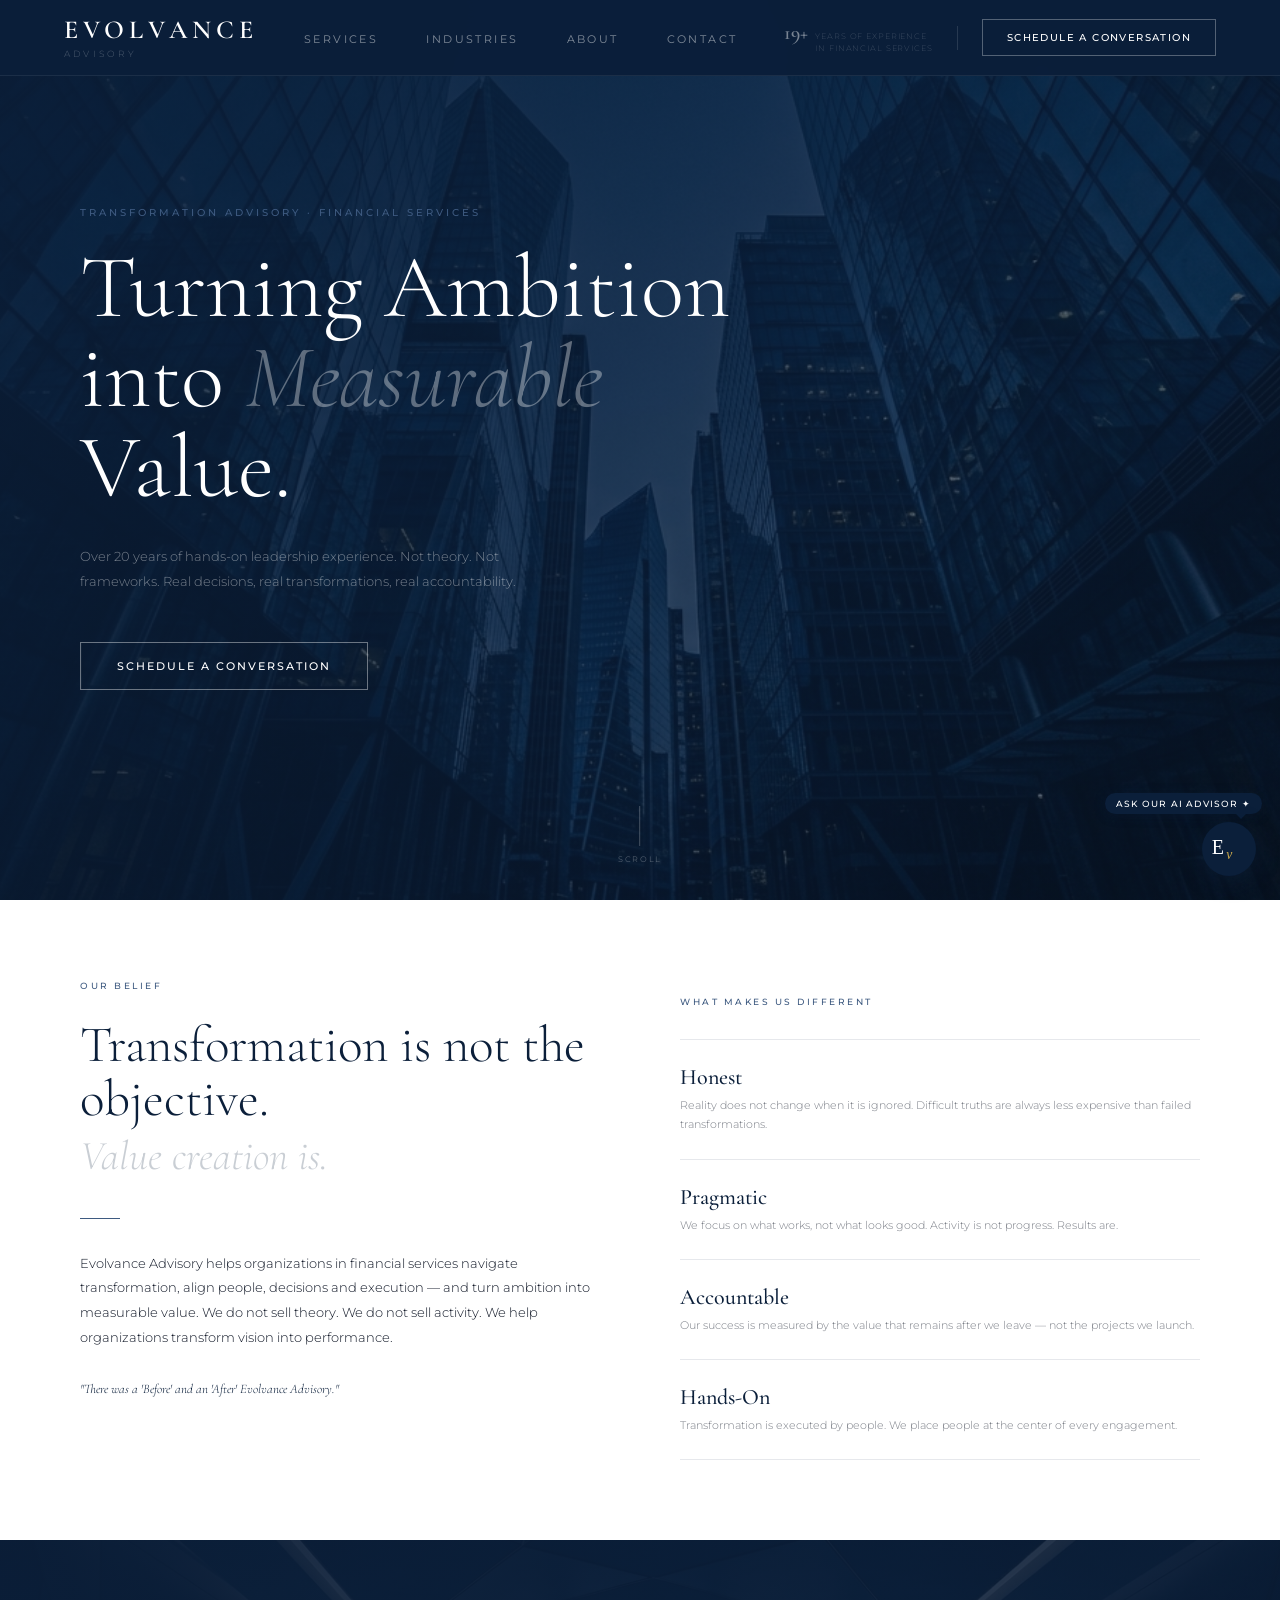
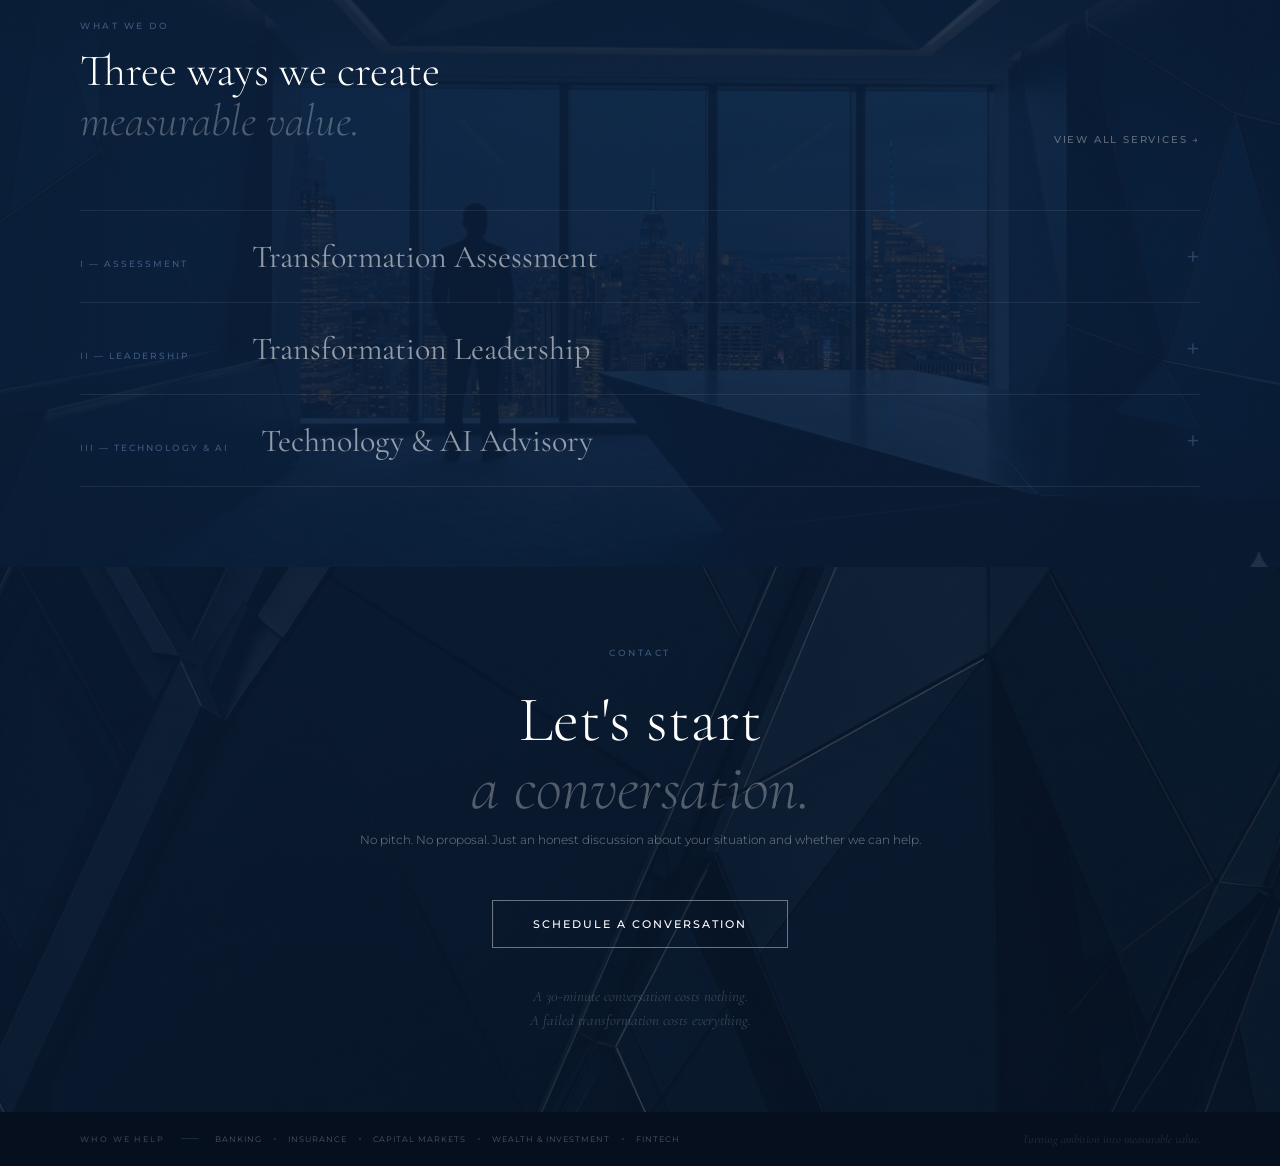
<file: index.html>
<!DOCTYPE html>
<html lang="en">
<head>
  <meta charset="UTF-8" />
  <meta name="viewport" content="width=device-width, initial-scale=1.0" />
  <title>Evolvance Advisory — Turning Ambition into Measurable Value</title>
  <meta name="description" content="Transformation advisory for financial services organizations. Strategy, transformation, technology and AI." />
  <link rel="preconnect" href="https://fonts.googleapis.com" />
  <link rel="preconnect" href="https://fonts.gstatic.com" crossorigin />
  <link href="https://fonts.googleapis.com/css2?family=Cormorant+Garamond:ital,wght@0,300;0,400;0,500;0,600;1,300;1,400;1,500&family=Montserrat:wght@300;400;500;600&display=swap" rel="stylesheet" />
  <style>
    *, *::before, *::after { box-sizing: border-box; margin: 0; padding: 0; }
    :root {
      --navy:#0B1F3A; --slate:#3E5A80; --charcoal:#111827;
      --gray:#E6E8EC; --offwhite:#FAFAFB; --white:#FFFFFF;
      --serif:'Cormorant Garamond',Georgia,serif;
      --sans:'Montserrat',system-ui,sans-serif;
      --nav-h:76px;
    }
    html { scroll-behavior: smooth; }
    body { font-family:var(--sans); -webkit-font-smoothing:antialiased; overflow-x:hidden; }

    /* ══ KEYFRAMES ══ */
    @keyframes fadeUp { from { opacity:0; transform:translateY(24px); } to { opacity:1; transform:translateY(0); } }
    @keyframes fadeIn { from { opacity:0; } to { opacity:1; } }
    @keyframes scrollBounce { 0%,100% { transform:translateY(0); opacity:0.4; } 50% { transform:translateY(8px); opacity:1; } }

    /* ══ SCROLL REVEAL ══ */
    .reveal { opacity:0; transform:translateY(32px); transition:opacity 0.8s ease, transform 0.8s ease; }
    .reveal.visible { opacity:1; transform:translateY(0); }
    .reveal-left { opacity:0; transform:translateX(-32px); transition:opacity 0.8s ease, transform 0.8s ease; }
    .reveal-left.visible { opacity:1; transform:translateX(0); }
    .reveal-right { opacity:0; transform:translateX(32px); transition:opacity 0.8s ease, transform 0.8s ease; }
    .reveal-right.visible { opacity:1; transform:translateX(0); }
    .delay-1 { transition-delay:0.1s; }
    .delay-2 { transition-delay:0.2s; }
    .delay-3 { transition-delay:0.3s; }
    .delay-4 { transition-delay:0.4s; }

    /* ══ NAV ══ */
    nav {
      position:fixed; top:0; left:0; right:0; z-index:200;
      height:var(--nav-h); display:flex; align-items:center;
      justify-content:space-between; padding:0 64px;
      background:rgba(11,31,58,0.96); backdrop-filter:blur(12px);
      border-bottom:1px solid rgba(255,255,255,0.07);
      animation:fadeIn 0.8s ease both;
      transition:background 0.3s;
    }
    .nav-logo { display:flex; flex-direction:column; line-height:1; text-decoration:none; }
    .nav-logo-primary { font-family:var(--serif); font-weight:600; font-size:26px; letter-spacing:0.18em; color:var(--white); text-transform:uppercase; }
    .nav-logo-primary .letter { display:inline-block; opacity:0; animation:fadeUp 0.4s ease both; }
    .nav-logo-secondary { font-family:var(--sans); font-weight:300; font-size:9px; letter-spacing:0.36em; color:rgba(255,255,255,0.28); text-transform:uppercase; margin-top:6px; animation:fadeIn 0.6s ease 1s both; }
    .nav-links { display:flex; align-items:center; gap:48px; list-style:none; }
    .nav-links a { font-family:var(--sans); font-size:11px; font-weight:400; letter-spacing:0.22em; text-transform:uppercase; color:rgba(255,255,255,0.48); text-decoration:none; transition:color 0.25s; position:relative; }
    .nav-links a::after { content:''; position:absolute; bottom:-3px; left:0; right:0; height:1px; background:var(--white); opacity:0; transform:scaleX(0); transform-origin:left; transition:transform 0.25s ease, opacity 0.25s; }
    .nav-links a:hover { color:var(--white); }
    .nav-links a:hover::after { transform:scaleX(1); opacity:0.35; }
    .nav-right { display:flex; align-items:center; gap:24px; animation:fadeIn 0.6s ease 1s both; }
    .nav-exp { display:flex; align-items:baseline; gap:7px; }
    .nav-exp-num { font-family:var(--serif); font-weight:600; font-size:20px; color:rgba(255,255,255,0.45); }
    .nav-exp-text { font-family:var(--sans); font-size:8px; font-weight:300; letter-spacing:0.11em; text-transform:uppercase; color:rgba(255,255,255,0.20); line-height:1.5; }
    .nav-vsep { width:1px; height:24px; background:rgba(255,255,255,0.12); }
    .nav-cta { font-family:var(--sans); font-size:10px; font-weight:500; letter-spacing:0.14em; text-transform:uppercase; color:var(--white); text-decoration:none; border:1px solid rgba(255,255,255,0.30); padding:11px 24px; white-space:nowrap; position:relative; overflow:hidden; transition:border-color 0.3s; }
    .nav-cta::before { content:''; position:absolute; inset:0; background:rgba(255,255,255,0.08); transform:translateX(-100%); transition:transform 0.3s ease; }
    .nav-cta:hover { border-color:rgba(255,255,255,0.6); }
    .nav-cta:hover::before { transform:translateX(0); }
    .nav-hamburger { display:none; flex-direction:column; gap:5px; cursor:pointer; padding:6px; background:none; border:none; }
    .nav-hamburger span { display:block; width:24px; height:2px; background:rgba(255,255,255,0.8); border-radius:1px; transition:all 0.3s; }

    /* ══ MOBILE MENU ══ */
    .mobile-menu {
      display:none; position:fixed; inset:0; z-index:300;
      background:var(--navy);
      flex-direction:column; justify-content:center; align-items:flex-start;
      padding:0 0 0 64px;
    }
    .mobile-menu::before {
      content:''; position:absolute; left:40px; top:10%; bottom:10%;
      width:1px;
      background:linear-gradient(to bottom, transparent 0%, rgba(62,90,128,0.9) 30%, rgba(255,255,255,0.6) 50%, rgba(62,90,128,0.9) 70%, transparent 100%);
      box-shadow:0 0 12px rgba(255,255,255,0.25);
    }
    .mobile-menu.open { display:flex; }
    .mobile-menu a {
      font-family:var(--serif); font-weight:300; font-size:38px;
      color:rgba(255,255,255,0.55); text-decoration:none;
      padding:14px 0; letter-spacing:0.04em;
      transition:color 0.2s, transform 0.2s;
      opacity:0; transform:translateX(20px);
    }
    .mobile-menu.open a { opacity:1; transform:translateX(0); }
    .mobile-menu.open a:nth-child(1) { transition:color 0.2s, opacity 0.4s 0.05s, transform 0.4s 0.05s; }
    .mobile-menu.open a:nth-child(2) { transition:color 0.2s, opacity 0.4s 0.12s, transform 0.4s 0.12s; }
    .mobile-menu.open a:nth-child(3) { transition:color 0.2s, opacity 0.4s 0.19s, transform 0.4s 0.19s; }
    .mobile-menu.open a:nth-child(4) { transition:color 0.2s, opacity 0.4s 0.26s, transform 0.4s 0.26s; }
    .mobile-menu.open a:nth-child(5) { transition:color 0.2s, opacity 0.4s 0.33s, transform 0.4s 0.33s; }
    .mobile-menu a:hover { color:var(--white); }
    .mobile-menu-cta {
      font-family:var(--sans) !important; font-size:10px !important;
      font-weight:500 !important; letter-spacing:0.18em !important;
      text-transform:uppercase !important; color:rgba(255,255,255,0.45) !important;
      font-size:10px !important; padding:14px 0 !important;
      margin-top:16px !important; border:none !important;
      border-top:1px solid rgba(255,255,255,0.08) !important;
      width:auto !important;
    }
    .mobile-menu-close {
      position:absolute; top:20px; right:20px;
      background:none; border:none; cursor:pointer;
      width:44px; height:44px; display:flex; align-items:center; justify-content:center;
    }
    .mobile-menu-close::before, .mobile-menu-close::after {
      content:''; position:absolute; width:20px; height:1px; background:rgba(255,255,255,0.5);
    }
    .mobile-menu-close::before { transform:rotate(45deg); }
    .mobile-menu-close::after { transform:rotate(-45deg); }

    /* ══ SECTION 1 — HERO ══ */
    .s1 { position:relative; height:100vh; min-height:600px; display:flex; align-items:center; overflow:hidden; }
    @keyframes slowRise { from { transform:translateY(0); } to { transform:translateY(-8%); } }
    .s1-bg-wrap { position:absolute; inset:-10% 0; }
    .s1-bg { position:absolute; inset:0; background-image:url('hero.jpg.png'); background-size:cover; background-position:center; animation:slowRise 8s ease-in-out infinite alternate; }
    .s1-overlay { position:absolute; inset:0; background:linear-gradient(135deg,rgba(11,31,58,0.92) 0%,rgba(11,31,58,0.70) 60%,rgba(11,31,58,0.50) 100%); }
    .s1-content { position:relative; z-index:2; padding:0 80px; max-width:900px; }
    .s1-eyebrow { font-family:var(--sans); font-size:10px; font-weight:500; letter-spacing:0.30em; text-transform:uppercase; color:var(--slate); display:block; margin-bottom:24px; animation:fadeIn 0.8s ease 0.3s both; }
    .s1-title { font-family:var(--serif); font-weight:300; font-size:clamp(56px,7vw,100px); line-height:1.0; color:var(--white); margin-bottom:32px; animation:fadeUp 1s ease 0.5s both; }
    .s1-title em { font-style:italic; color:rgba(255,255,255,0.35); }
    .s1-sub { font-family:var(--sans); font-size:13px; font-weight:300; line-height:1.9; color:rgba(255,255,255,0.45); max-width:460px; margin-bottom:48px; animation:fadeUp 0.8s ease 0.8s both; }
    .s1-btn { display:inline-block; font-family:var(--sans); font-size:11px; font-weight:500; letter-spacing:0.18em; text-transform:uppercase; color:var(--white); text-decoration:none; border:1px solid rgba(255,255,255,0.4); padding:16px 36px; position:relative; overflow:hidden; transition:border-color 0.3s; animation:fadeUp 0.8s ease 1s both; }
    .s1-btn::before { content:''; position:absolute; inset:0; background:rgba(255,255,255,0.08); transform:translateX(-100%); transition:transform 0.3s ease; }
    .s1-btn:hover { border-color:rgba(255,255,255,0.7); }
    .s1-btn:hover::before { transform:translateX(0); }
    .s1-scroll { position:absolute; bottom:36px; left:50%; transform:translateX(-50%); z-index:2; display:flex; flex-direction:column; align-items:center; gap:8px; animation:fadeIn 1s ease 1.5s both; }
    .s1-scroll-line { width:1px; height:40px; background:rgba(255,255,255,0.25); animation:scrollBounce 2s ease infinite; }
    .s1-scroll-label { font-family:var(--sans); font-size:8px; letter-spacing:0.2em; text-transform:uppercase; color:rgba(255,255,255,0.3); }

    /* ══ SECTION 2 — CROYANCE ══ */
    .s2 { background:var(--white); padding:80px 80px; }
    .s2-inner { max-width:1200px; margin:0 auto; display:grid; grid-template-columns:1fr 1fr; gap:80px; align-items:start; }
    .s2-left { }
    .s2-label { font-family:var(--sans); font-size:9px; font-weight:500; letter-spacing:0.28em; text-transform:uppercase; color:var(--slate); display:block; margin-bottom:28px; }
    .s2-statement { font-family:var(--serif); font-weight:300; font-size:clamp(36px,4vw,58px); line-height:1.05; color:var(--navy); margin-bottom:8px; }
    .s2-statement-sub { font-family:var(--serif); font-style:italic; font-weight:300; font-size:clamp(30px,3.2vw,48px); color:rgba(11,31,58,0.22); line-height:1.05; margin-bottom:40px; }
    .s2-rule { width:40px; height:1px; background:var(--slate); opacity:0.5; margin-bottom:32px; }
    .s2-desc { font-family:var(--sans); font-size:13px; font-weight:300; line-height:1.9; color:var(--charcoal); opacity:0.65; }
    .s2-right { padding-top:16px; }
    .s2-diff-label { font-family:var(--sans); font-size:9px; font-weight:500; letter-spacing:0.28em; text-transform:uppercase; color:var(--slate); display:block; margin-bottom:32px; }
    .s2-diff-list { display:flex; flex-direction:column; }
    .s2-diff-item { padding:24px 0; border-bottom:1px solid var(--gray); }
    .s2-diff-item:first-child { border-top:1px solid var(--gray); }
    .s2-diff-name { font-family:var(--serif); font-weight:500; font-size:22px; color:var(--navy); margin-bottom:6px; }
    .s2-diff-desc { font-family:var(--sans); font-size:11px; font-weight:300; line-height:1.75; color:var(--charcoal); opacity:0.55; }

    /* ══ SECTION 3 — SERVICES ACCORDION ══ */
    @keyframes slowRiseSvc { from { transform:translateY(0); } to { transform:translateY(-8%); } }
    .s3 { position:relative; padding:80px 80px; overflow:hidden; }
    .s3-bg-wrap { position:absolute; inset:-10% 0; }
    .s3-bg { position:absolute; inset:0; background-image:url('services-bg.jpg.png'); background-size:cover; background-position:center; animation:slowRiseSvc 10s ease-in-out infinite alternate; }
    .s3-overlay { position:absolute; inset:0; background:linear-gradient(135deg,rgba(11,31,58,0.93) 0%,rgba(11,31,58,0.82) 100%); }
    .s3-inner { position:relative; z-index:2; max-width:1200px; margin:0 auto; }
    .s3-header { display:flex; justify-content:space-between; align-items:flex-end; margin-bottom:64px; }
    .s3-label { font-family:var(--sans); font-size:9px; font-weight:500; letter-spacing:0.28em; text-transform:uppercase; color:var(--slate); display:block; margin-bottom:16px; }
    .s3-title { font-family:var(--serif); font-weight:300; font-size:clamp(32px,3.5vw,48px); color:var(--white); line-height:1.1; }
    .s3-title em { font-style:italic; color:rgba(255,255,255,0.28); }
    .s3-link { font-family:var(--sans); font-size:10px; font-weight:500; letter-spacing:0.18em; text-transform:uppercase; color:rgba(255,255,255,0.35); text-decoration:none; transition:color 0.2s; white-space:nowrap; }
    .s3-link:hover { color:var(--white); }
    .s3-accordion { display:flex; flex-direction:column; }
    .s3-item { border-top:1px solid rgba(255,255,255,0.08); cursor:pointer; }
    .s3-item:last-child { border-bottom:1px solid rgba(255,255,255,0.08); }
    .s3-row { display:flex; align-items:center; justify-content:space-between; padding:28px 0; transition:padding-left 0.3s; }
    .s3-item:hover .s3-row, .s3-item.active .s3-row { padding-left:8px; }
    .s3-row-left { display:flex; align-items:baseline; gap:32px; }
    .s3-num { font-family:var(--sans); font-size:9px; font-weight:500; letter-spacing:0.22em; text-transform:uppercase; color:var(--slate); min-width:140px; }
    .s3-name { font-family:var(--serif); font-weight:400; font-size:clamp(22px,2.5vw,32px); color:rgba(255,255,255,0.55); line-height:1.1; transition:color 0.3s; }
    .s3-item:hover .s3-name, .s3-item.active .s3-name { color:var(--white); }
    .s3-chevron { font-size:24px; color:var(--slate); opacity:0.6; transition:transform 0.4s ease, opacity 0.3s; flex-shrink:0; }
    .s3-item.active .s3-chevron { transform:rotate(45deg); opacity:1; }
    .s3-body { max-height:0; overflow:hidden; transition:max-height 0.5s ease; }
    .s3-item.active .s3-body { max-height:200px; }
    .s3-desc { font-family:var(--sans); font-size:12px; font-weight:300; line-height:1.9; color:rgba(255,255,255,0.42); max-width:600px; padding:0 0 16px 172px; }
    .s3-cta { display:inline-block; font-family:var(--sans); font-size:9px; font-weight:500; letter-spacing:0.18em; text-transform:uppercase; color:var(--slate); text-decoration:none; margin-left:172px; margin-bottom:28px; transition:color 0.2s, letter-spacing 0.2s; }
    .s3-cta:hover { color:var(--white); letter-spacing:0.24em; }

    /* ══ SECTION 4 — CTA FINAL ══ */
    .s4 { position:relative; min-height:500px; display:flex; align-items:center; justify-content:center; overflow:hidden; }
    @keyframes slowRiseCta { from { transform:translateY(0); } to { transform:translateY(-8%); } }
    .s4-bg-wrap { position:absolute; inset:-10% 0; overflow:hidden; }
    .s4-bg { position:absolute; inset:0; background-image:url('cta-bg.jpg.png'); background-size:cover; background-position:center; filter:brightness(0.65) saturate(0.7); animation:slowRiseCta 9s ease-in-out infinite alternate; }
    .s4-overlay { position:absolute; inset:0; background:linear-gradient(135deg,rgba(11,31,58,0.75) 0%,rgba(11,31,58,0.55) 100%); }
    .s4-content { position:relative; z-index:2; text-align:center; padding:80px 80px; max-width:800px; }
    .s4-label { font-family:var(--sans); font-size:9px; font-weight:500; letter-spacing:0.28em; text-transform:uppercase; color:var(--slate); display:block; margin-bottom:28px; }
    .s4-title { font-family:var(--serif); font-weight:300; font-size:clamp(40px,5vw,72px); line-height:1.05; color:var(--white); margin-bottom:8px; }
    .s4-title em { font-style:italic; color:rgba(255,255,255,0.3); }
    .s4-sub { font-family:var(--sans); font-size:12px; font-weight:300; line-height:1.9; color:rgba(255,255,255,0.45); margin-bottom:48px; }
    .s4-btn { display:inline-block; font-family:var(--sans); font-size:11px; font-weight:500; letter-spacing:0.18em; text-transform:uppercase; color:var(--white); text-decoration:none; border:1px solid rgba(255,255,255,0.4); padding:16px 40px; position:relative; overflow:hidden; transition:border-color 0.3s; margin-bottom:32px; }
    .s4-btn::before { content:''; position:absolute; inset:0; background:rgba(255,255,255,0.08); transform:translateX(-100%); transition:transform 0.3s ease; }
    .s4-btn:hover { border-color:rgba(255,255,255,0.7); }
    .s4-btn:hover::before { transform:translateX(0); }
    .s4-manifesto { font-family:var(--serif); font-style:italic; font-size:15px; line-height:1.6; color:rgba(255,255,255,0.2); }

    /* ══ FOOTER BAR ══ */
    .footer { background:#060f1d; padding:20px 80px; display:flex; align-items:center; justify-content:space-between; }
    .footer-left { display:flex; align-items:center; gap:16px; }
    .footer-label { font-family:var(--sans); font-size:8px; font-weight:500; letter-spacing:0.24em; text-transform:uppercase; color:rgba(255,255,255,0.22); }
    .footer-sep { width:18px; height:1px; background:var(--slate); opacity:0.35; }
    .footer-list { display:flex; align-items:center; gap:12px; }
    .footer-item { font-family:var(--sans); font-size:8px; letter-spacing:0.12em; text-transform:uppercase; color:rgba(255,255,255,0.3); }
    .footer-dot { width:2px; height:2px; background:rgba(255,255,255,0.15); border-radius:50%; }
    .footer-tagline { font-family:var(--serif); font-style:italic; font-size:12px; color:rgba(255,255,255,0.13); }

    /* ══ MOBILE ══ */
    @media (max-width:768px) {
      :root { --nav-h:60px; }
      nav { padding:0 20px; }
      .nav-logo-primary { font-size:20px; }
      .nav-logo-secondary { font-size:7px; }
      .nav-links, .nav-exp, .nav-vsep, .nav-cta { display:none; }
      .nav-hamburger { display:flex; }
      .nav-right { gap:0; }
      /* Mobile exp badge */
      .mobile-exp { display:flex; align-items:center; gap:8px; margin-top:14px; }
      .mobile-exp-num { font-family:var(--serif); font-weight:600; font-size:20px; color:var(--slate); }
      .mobile-exp-text { font-family:var(--sans); font-size:8px; font-weight:300; letter-spacing:0.12em; text-transform:uppercase; color:var(--charcoal); opacity:0.5; line-height:1.5; }

      .s1 { height:100svh; min-height:100svh; }
      .s1-content { padding:0 24px; display:flex; flex-direction:column; justify-content:center; padding-top:80px; height:100%; }
      .s1-title { font-size:clamp(38px,10vw,52px); margin-bottom:20px; }
      .s1-sub { font-size:12px; margin-bottom:28px; }
      .s1-btn { padding:14px 28px; font-size:10px; align-self:flex-start; }
      .s1-scroll { display:none; }

      .s2 { padding:40px 24px; }
      .s2-inner { grid-template-columns:1fr; gap:28px; }
      .s2-statement { font-size:clamp(24px,7vw,36px); margin-bottom:4px; }
      .s2-statement-sub { font-size:clamp(20px,5.5vw,28px); margin-bottom:16px; }
      .s2-rule { margin-bottom:16px; }
      .s2-desc { font-size:12px; line-height:1.7; }
      .s2-diff-item { padding:14px 0; }
      .s2-diff-name { font-size:18px; margin-bottom:4px; }
      .s2-diff-desc { font-size:11px; line-height:1.6; }

      .s3 { padding:48px 24px; min-height:100svh; display:flex; flex-direction:column; justify-content:center; }
      .s3-inner { width:100%; }
      .s3-header { flex-direction:column; align-items:flex-start; gap:12px; margin-bottom:32px; }
      .s3-title { font-size:clamp(24px,7vw,36px); }
      .s3-link { font-size:9px; align-self:flex-start; }
      .s3-row-left { flex-direction:column; gap:4px; }
      .s3-num { min-width:auto; font-size:8px; }
      .s3-name { font-size:18px; }
      .s3-desc { padding:0 0 12px; }
      .s3-cta { margin-left:0; margin-bottom:20px; }

      .s4 { min-height:100svh; }
      .s4-content { padding:52px 24px; }
      .s4-title { font-size:clamp(32px,9vw,48px); }
      .s4-sub { font-size:11px; margin-bottom:36px; }
      .s4-btn { padding:14px 28px; font-size:10px; }

      .footer { padding:16px 24px; flex-direction:column; align-items:flex-start; gap:8px; }
      .footer-list { flex-wrap:wrap; gap:6px; }
      .footer-tagline { display:none; }

      .reveal, .reveal-left, .reveal-right { transition-delay:0s !important; }
    }
    .mobile-exp { display:none; }
    @media (prefers-reduced-motion:reduce) { *, *::before, *::after { animation:none !important; transition:none !important; } .reveal, .reveal-left, .reveal-right { opacity:1; transform:none; } }
  </style>
</head>
<body>

  <nav>
    <a href="index.html" class="nav-logo">
      <span class="nav-logo-primary" id="logoText"></span>
      <span class="nav-logo-secondary">Advisory</span>
    </a>
    <ul class="nav-links">
      <li><a href="services/index.html">Services</a></li>
      <li><a href="industries/index.html">Industries</a></li>
      <li><a href="about/index.html">About</a></li>
      <li><a href="contact/index.html">Contact</a></li>
    </ul>
    <div class="nav-right">
      <div class="nav-exp">
        <span class="nav-exp-num" id="expCounter">20+</span>
        <span class="nav-exp-text">Years of experience<br>in financial services</span>
      </div>
      <div class="nav-vsep"></div>
      <a href="mailto:contact@evolvance-advisory.com?subject=Schedule a Conversation" class="nav-cta">Schedule a Conversation</a>
      <button class="nav-hamburger" onclick="document.getElementById('mobileMenu').classList.toggle('open')" aria-label="Menu">
        <span></span><span></span><span></span>
      </button>
    </div>
  </nav>

  <div class="mobile-menu" id="mobileMenu">
    <button class="mobile-menu-close" onclick="document.getElementById('mobileMenu').classList.remove('open')" aria-label="Close menu"></button>
    <a href="services/index.html" onclick="document.getElementById('mobileMenu').classList.remove('open')">Services</a>
    <a href="industries/index.html" onclick="document.getElementById('mobileMenu').classList.remove('open')">Industries</a>
    <a href="about/index.html" onclick="document.getElementById('mobileMenu').classList.remove('open')">About</a>
    <a href="contact/index.html" onclick="document.getElementById('mobileMenu').classList.remove('open')">Contact</a>
    <a href="mailto:contact@evolvance-advisory.com?subject=Schedule a Conversation" class="mobile-menu-cta" onclick="document.getElementById('mobileMenu').classList.remove('open')">Schedule a Conversation</a>
  </div>

  <!-- ══ S1 — HERO ══ -->
  <section class="s1">
    <div class="s1-bg-wrap"><div class="s1-bg" id="heroBg"></div></div>
    <div class="s1-overlay"></div>
    <div class="s1-content">
      <span class="s1-eyebrow">Transformation Advisory · Financial Services</span>
      <h1 class="s1-title">Turning Ambition<br>into <em>Measurable</em><br>Value.</h1>
      <p class="s1-sub">Over 20 years of hands-on leadership experience. Not theory. Not frameworks. Real decisions, real transformations, real accountability.</p>
      <div class="mobile-exp"><span class="mobile-exp-num" id="expCounterMobile">20+</span><span class="mobile-exp-text">Years of experience<br>in financial services</span></div>
      <a href="mailto:contact@evolvance-advisory.com?subject=Schedule a Conversation" class="s1-btn">Schedule a Conversation</a>
    </div>
    <div class="s1-scroll">
      <div class="s1-scroll-line"></div>
      <span class="s1-scroll-label">Scroll</span>
    </div>
  </section>

  <!-- ══ S2 — CROYANCE + DIFFÉRENCIATEURS ══ -->
  <section class="s2">
    <div class="s2-inner">
      <div class="s2-left">
        <span class="s2-label reveal">Our Belief</span>
        <p class="s2-statement reveal delay-1">Transformation is not the objective.</p>
        <p class="s2-statement-sub reveal delay-2">Value creation is.</p>
        <div class="s2-rule reveal delay-3"></div>
        <p class="s2-desc reveal delay-3">Evolvance Advisory helps organizations in financial services navigate transformation, align people, decisions and execution — and turn ambition into measurable value. We do not sell theory. We do not sell activity. We help organizations transform vision into performance.</p>
        <p class="s2-desc reveal delay-3" style="font-family:var(--serif,serif);font-style:italic;color:#0B1F3A;margin-top:28px;">"There was a 'Before' and an 'After' Evolvance Advisory."</p>
      </div>
      <div class="s2-right">
        <span class="s2-diff-label reveal">What makes us different</span>
        <div class="s2-diff-list">
          <div class="s2-diff-item reveal delay-1">
            <div class="s2-diff-name">Honest</div>
            <div class="s2-diff-desc">Reality does not change when it is ignored. Difficult truths are always less expensive than failed transformations.</div>
          </div>
          <div class="s2-diff-item reveal delay-2">
            <div class="s2-diff-name">Pragmatic</div>
            <div class="s2-diff-desc">We focus on what works, not what looks good. Activity is not progress. Results are.</div>
          </div>
          <div class="s2-diff-item reveal delay-3">
            <div class="s2-diff-name">Accountable</div>
            <div class="s2-diff-desc">Our success is measured by the value that remains after we leave — not the projects we launch.</div>
          </div>
          <div class="s2-diff-item reveal delay-4">
            <div class="s2-diff-name">Hands-On</div>
            <div class="s2-diff-desc">Transformation is executed by people. We place people at the center of every engagement.</div>
          </div>
        </div>
      </div>
    </div>
  </section>

  <!-- ══ S3 — SERVICES ACCORDION ══ -->
  <section class="s3">
    <div class="s3-bg-wrap"><div class="s3-bg"></div></div>
    <div class="s3-overlay"></div>
    <div class="s3-inner">
      <div class="s3-header">
        <div>
          <span class="s3-label reveal">What we do</span>
          <h2 class="s3-title reveal delay-1">Three ways we create<br><em>measurable value.</em></h2>
        </div>
        <a href="services/index.html" class="s3-link reveal">View all services →</a>
      </div>
      <div class="s3-accordion">
        <div class="s3-item reveal delay-1" data-href="services/index.html#assessment">
          <div class="s3-row">
            <div class="s3-row-left">
              <span class="s3-num">I — Assessment</span>
              <span class="s3-name">Transformation Assessment</span>
            </div>
            <span class="s3-chevron">+</span>
          </div>
          <div class="s3-body">
            <p class="s3-desc">Clarifying where value is created, where risk exists and what successful transformation requires. Many transformations generate activity. Far fewer generate measurable value. The difference starts with an honest assessment.</p>
            <a href="services/index.html#assessment" class="s3-cta">Discover →</a>
          </div>
        </div>
        <div class="s3-item reveal delay-2" data-href="services/index.html#leadership">
          <div class="s3-row">
            <div class="s3-row-left">
              <span class="s3-num">II — Leadership</span>
              <span class="s3-name">Transformation Leadership</span>
            </div>
            <span class="s3-chevron">+</span>
          </div>
          <div class="s3-body">
            <p class="s3-desc">Converting strategic decisions into disciplined execution and measurable results. A decision alone changes nothing — it must be understood, accepted, executed and sustained.</p>
            <a href="services/index.html#leadership" class="s3-cta">Discover →</a>
          </div>
        </div>
        <div class="s3-item reveal delay-3" data-href="services/index.html#technology">
          <div class="s3-row">
            <div class="s3-row-left">
              <span class="s3-num">III — Technology & AI</span>
              <span class="s3-name">Technology &amp; AI Advisory</span>
            </div>
            <span class="s3-chevron">+</span>
          </div>
          <div class="s3-body">
            <p class="s3-desc">Aligning technology and AI investments with defined business outcomes and value creation. Technology matters. But it is a tool, not an outcome — its value is measured by the results it creates.</p>
            <a href="services/index.html#technology" class="s3-cta">Discover →</a>
          </div>
        </div>
      </div>
    </div>
  </section>

  <!-- ══ S4 — CTA FINAL ══ -->
  <section class="s4">
    <div class="s4-bg-wrap"><div class="s4-bg"></div></div>
    <div class="s4-overlay"></div>
    <div class="s4-content">
      <span class="s4-label reveal">Contact</span>
      <h2 class="s4-title reveal delay-1">Let's start<br><em>a conversation.</em></h2>
      <p class="s4-sub reveal delay-2">No pitch. No proposal. Just an honest discussion about your situation and whether we can help.</p>
      <a href="mailto:contact@evolvance-advisory.com?subject=Schedule a Conversation" class="s4-btn reveal delay-3">Schedule a Conversation</a>
      <p class="s4-manifesto reveal delay-4">A 30-minute conversation costs nothing.<br>A failed transformation costs everything.</p>
    </div>
  </section>

  <!-- ══ FOOTER ══ -->
  <footer class="footer">
    <div class="footer-left">
      <span class="footer-label">Who we help</span>
      <div class="footer-sep"></div>
      <div class="footer-list">
        <span class="footer-item">Banking</span><span class="footer-dot"></span>
        <span class="footer-item">Insurance</span><span class="footer-dot"></span>
        <span class="footer-item">Capital Markets</span><span class="footer-dot"></span>
        <span class="footer-item">Wealth &amp; Investment</span><span class="footer-dot"></span>
        <span class="footer-item">FinTech</span>
      </div>
    </div>
    <span class="footer-tagline">Turning ambition into measurable value.</span>
  </footer>

  <script>
    /* ══ LOGO LETTER BY LETTER ══ */
    const logoEl = document.getElementById('logoText');
    'EVOLVANCE'.split('').forEach((ch, i) => {
      const span = document.createElement('span');
      span.className = 'letter';
      span.textContent = ch;
      span.style.animationDelay = (0.1 + i * 0.08) + 's';
      logoEl.appendChild(span);
    });

    /* ══ HERO BG ══ */
    const heroBg = document.getElementById('heroBg');

    /* ══ COUNTER 0 → 20 (once) ══ */
    const counterEl = document.getElementById('expCounter');
    const counterMobile = document.getElementById('expCounterMobile');
    let count = 0;
    const iv = setInterval(() => {
      count++;
      counterEl.textContent = count + '+';
      if (counterMobile) counterMobile.textContent = count + '+';
      if (count >= 20) clearInterval(iv);
    }, 2000 / 20);

    /* ══ SCROLL REVEAL ══ */
    const reveals = document.querySelectorAll('.reveal, .reveal-left, .reveal-right');
    const observer = new IntersectionObserver((entries) => {
      entries.forEach(e => { if (e.isIntersecting) { e.target.classList.add('visible'); observer.unobserve(e.target); } });
    }, { threshold: 0.15 });
    reveals.forEach(el => observer.observe(el));
  </script>

  <!-- ===== EVOLVANCE AI CHATBOX ===== -->
    <style>
    @keyframes ev-pulse{0%{box-shadow:0 0 0 0 rgba(201,168,76,0.6)}70%{box-shadow:0 0 0 14px rgba(201,168,76,0)}100%{box-shadow:0 0 0 0 rgba(201,168,76,0)}}
    @keyframes ev-wiggle{0%,100%{transform:rotate(0)scale(1)}15%{transform:rotate(-8deg)scale(1.08)}30%{transform:rotate(8deg)scale(1.08)}45%{transform:rotate(-5deg)scale(1.05)}60%{transform:rotate(5deg)scale(1.05)}}
    @keyframes ev-tdot{0%,60%,100%{transform:translateY(0);opacity:0.4}30%{transform:translateY(-5px);opacity:1}}
    #ev-toggle{position:fixed;bottom:24px;right:24px;width:54px;height:54px;background:#0B1F3A;border-radius:50%;border:none;cursor:pointer;display:flex;align-items:center;justify-content:center;box-shadow:0 4px 20px rgba(11,31,58,0.5);z-index:9999;animation:ev-pulse 2.2s infinite;padding:0}
    #ev-lbl{position:fixed;bottom:86px;right:18px;background:#0B1F3A;color:#fff;font-family:"Montserrat",sans-serif;font-size:9px;font-weight:500;letter-spacing:1.2px;text-transform:uppercase;padding:5px 11px;border-radius:20px;white-space:nowrap;box-shadow:0 2px 12px rgba(11,31,58,0.3);z-index:9998;animation:ev-pulse 2.2s infinite 0.6s;cursor:pointer}
    #ev-lbl::after{content:"";position:absolute;bottom:-5px;right:16px;width:0;height:0;border-left:5px solid transparent;border-right:5px solid transparent;border-top:5px solid #0B1F3A}
    #ev-win{position:fixed;bottom:90px;right:24px;width:345px;background:#fff;border-radius:16px;box-shadow:0 12px 48px rgba(11,31,58,0.16),0 2px 8px rgba(0,0,0,0.06);display:flex;flex-direction:column;overflow:hidden;z-index:9998;opacity:0;pointer-events:none;transform:translateY(14px) scale(0.97);transition:opacity 0.26s ease,transform 0.26s ease;font-family:"Montserrat",system-ui,sans-serif}
    #ev-win.ev-open{opacity:1;pointer-events:all;transform:translateY(0) scale(1)}
    @media(max-width:768px){#ev-win{bottom:0;right:0;left:0;width:100%;max-height:88vh;border-radius:18px 18px 0 0;transform:translateY(30px)}#ev-win.ev-open{transform:translateY(0)}#ev-toggle{bottom:16px;right:16px;width:50px;height:50px}#ev-lbl{bottom:74px;right:10px;font-size:8px}}
    .ev-hdr{background:#0B1F3A;padding:14px 16px 12px;display:flex;align-items:center;gap:11px;border-radius:16px 16px 0 0}
    @media(max-width:768px){.ev-hdr{border-radius:18px 18px 0 0}}
    .ev-hicon{width:36px;height:36px;background:rgba(201,168,76,0.1);border:1px solid rgba(201,168,76,0.35);border-radius:9px;display:flex;align-items:center;justify-content:center;flex-shrink:0}
    .ev-hn{color:#fff;font-size:10px;font-weight:600;letter-spacing:2px;text-transform:uppercase}
    .ev-hs{color:rgba(255,255,255,0.45);font-size:9px;margin-top:2px;display:flex;align-items:center;gap:4px;letter-spacing:0.5px}
    .ev-dot{width:5px;height:5px;background:#4caf80;border-radius:50%;display:inline-block;flex-shrink:0}
    .ev-x{background:none;border:none;cursor:pointer;color:rgba(255,255,255,0.35);font-size:20px;line-height:1;padding:0;margin-left:auto;transition:color 0.15s}
    .ev-x:hover{color:#fff}
    .ev-gld{height:1px;background:linear-gradient(90deg,rgba(201,168,76,0.5),rgba(201,168,76,0.03))}
    .ev-msgs{overflow-y:auto;padding:14px 14px 8px;display:flex;flex-direction:column;gap:10px;background:#FAFAFB;min-height:190px;max-height:280px}
    @media(max-width:768px){.ev-msgs{max-height:none;flex:1}}
    .ev-msgs::-webkit-scrollbar{width:3px}.ev-msgs::-webkit-scrollbar-thumb{background:#ddd;border-radius:3px}
    .ev-m{display:flex;gap:8px;align-items:flex-end}.ev-m.eu{flex-direction:row-reverse}
    .ev-av{width:26px;height:26px;background:#0B1F3A;border-radius:6px;display:flex;align-items:center;justify-content:center;flex-shrink:0}
    .ev-bbl{max-width:83%;padding:9px 12px;border-radius:12px;font-size:12.5px;line-height:1.58;color:#111827}
    .ev-m.eb .ev-bbl{background:#fff;border:1px solid #E6E8EC;border-bottom-left-radius:3px}
    .ev-m.eu .ev-bbl{background:#0B1F3A;color:#fff;border-bottom-right-radius:3px;font-size:12px}
    .ev-dots-w{display:flex;gap:4px;padding:3px 0}
    .ev-dots-w span{width:6px;height:6px;background:#c9a84c;border-radius:50%;animation:ev-tdot 1.2s infinite}
    .ev-dots-w span:nth-child(2){animation-delay:0.2s}.ev-dots-w span:nth-child(3){animation-delay:0.4s}
    .ev-qs{padding:8px 12px 6px;display:flex;gap:6px;flex-wrap:wrap;background:#FAFAFB;border-top:1px solid #eee}
    .ev-qb{background:none;border:1px solid #0B1F3A;color:#0B1F3A;font-family:"Montserrat",sans-serif;font-size:9px;font-weight:500;letter-spacing:0.9px;text-transform:uppercase;padding:5px 10px;border-radius:20px;cursor:pointer;transition:all 0.15s}
    .ev-qb:hover,.ev-qb:active{background:#0B1F3A;color:#fff}
    .ev-iw{padding:10px 11px 12px;background:#fff;border-top:1px solid #ececea;display:flex;gap:7px;align-items:flex-end}
    @media(max-width:768px){.ev-iw{padding-bottom:20px}}
    #ev-inp{flex:1;border:1px solid #E6E8EC;border-radius:8px;padding:8px 11px;font-family:"Montserrat",sans-serif;font-size:12px;color:#111827;resize:none;outline:none;line-height:1.4;max-height:78px;overflow-y:auto;background:#FAFAFB;transition:border-color 0.15s}
    #ev-inp:focus{border-color:#0B1F3A}#ev-inp::placeholder{color:#b0b0a8;font-size:11px}
    #ev-snd{width:34px;height:34px;background:#0B1F3A;border:none;border-radius:8px;cursor:pointer;display:flex;align-items:center;justify-content:center;flex-shrink:0;transition:background 0.15s,transform 0.1s}
    #ev-snd:hover{background:#1a3560}#ev-snd:active{transform:scale(0.92)}
    .ev-ftr{text-align:center;padding:4px 12px 9px;font-family:"Montserrat",sans-serif;font-size:8px;color:#c5c4bc;letter-spacing:0.8px;text-transform:uppercase;background:#fff}
    .ev-lead{background:#fff;border:1px solid #E6E8EC;border-radius:12px;padding:12px;margin-top:2px}
    .ev-lead-row{margin-bottom:8px}
    .ev-lead-row:last-of-type{margin-bottom:10px}
    .ev-lead label{display:block;font-family:"Montserrat",sans-serif;font-size:9px;font-weight:600;letter-spacing:0.8px;text-transform:uppercase;color:#0B1F3A;margin-bottom:4px}
    .ev-lead input{width:100%;border:1px solid #E6E8EC;border-radius:7px;padding:7px 10px;font-family:"Montserrat",sans-serif;font-size:12px;color:#111827;outline:none;background:#FAFAFB;box-sizing:border-box}
    .ev-lead input:focus{border-color:#0B1F3A}
    .ev-lead-btn{width:100%;background:#0B1F3A;color:#fff;border:none;border-radius:8px;padding:9px;font-family:"Montserrat",sans-serif;font-size:10px;font-weight:600;letter-spacing:1px;text-transform:uppercase;cursor:pointer;transition:background 0.15s}
    .ev-lead-btn:hover{background:#1a3560}
    .ev-lead-skip{width:100%;background:none;border:none;color:#9a9a92;font-family:"Montserrat",sans-serif;font-size:9.5px;text-align:center;padding:7px 0 0;cursor:pointer;text-decoration:underline}
    .ev-lead-success{font-family:"Montserrat",sans-serif;font-size:12px;color:#0B1F3A;text-align:center;padding:6px 4px}
  </style>

  <div id="ev-lbl" onclick="evToggle()">Ask our AI advisor ✦</div>
  <button id="ev-toggle" onclick="evToggle()" aria-label="Open AI Advisor">
    <svg viewBox="0 0 44 44" width="40" height="40"><text x="3" y="28" font-family="Georgia,serif" font-size="22" fill="white">E</text><text x="19" y="33" font-family="Georgia,serif" font-size="15" fill="#c9a84c" font-style="italic">v</text></svg>
  </button>

  <div id="ev-win" role="dialog" aria-label="Evolvance AI Advisor">
    <div class="ev-hdr">
      <div class="ev-hicon"><svg viewBox="0 0 36 36" width="36" height="36"><text x="2" y="24" font-family="Georgia,serif" font-size="18" fill="white">E</text><text x="15" y="28" font-family="Georgia,serif" font-size="13" fill="#c9a84c" font-style="italic">v</text></svg></div>
      <div><div class="ev-hn">Evolvance Advisory</div><div class="ev-hs"><span class="ev-dot"></span>AI Advisor available</div></div>
      <button class="ev-x" onclick="evToggle()" aria-label="Close">×</button>
    </div>
    <div class="ev-gld"></div>
    <div class="ev-msgs" id="ev-msgs">
      <div class="ev-m eb">
        <div class="ev-av"><svg viewBox="0 0 26 26" width="26" height="26"><text x="1" y="18" font-family="Georgia,serif" font-size="13" fill="white">E</text><text x="10" y="21" font-family="Georgia,serif" font-size="9" fill="#c9a84c" font-style="italic">v</text></svg></div>
        <div class="ev-bbl">Hey there! Happy to help with anything Evolvance ✦</div>
      </div>
    </div>
    <div class="ev-qs" id="ev-qs">
      <button class="ev-qb" data-q="What are your services?">Services</button>
      <button class="ev-qb" data-q="Which industries do you cover?">Industries</button>
      <button class="ev-qb" data-q="I'd like to schedule a conversation">Book a call</button>
    </div>
    <div class="ev-iw">
      <textarea id="ev-inp" rows="1" placeholder="Your message..."></textarea>
      <button id="ev-snd" aria-label="Send"><svg width="14" height="14" viewBox="0 0 24 24" fill="none"><path d="M22 2L11 13" stroke="white" stroke-width="2.2" stroke-linecap="round"/><path d="M22 2L15 22L11 13L2 9L22 2Z" stroke="white" stroke-width="2.2" stroke-linecap="round" stroke-linejoin="round"/></svg></button>
    </div>
    <div class="ev-ftr">Evolvance Advisory · Powered by Claude AI</div>
  </div>

  <script>
    var evOpen=false,evHist=[],evBusy=false,evMsgCount=0,evLeadShown=false,evLeadCaptured=false;
    setInterval(function(){var b=document.getElementById('ev-toggle');if(b&&!evOpen){b.style.animation='ev-wiggle 0.65s ease';setTimeout(function(){b.style.animation='ev-pulse 2.2s infinite';},700);}},6000);
    window.evToggle=function(){evOpen=!evOpen;document.getElementById('ev-win').classList.toggle('ev-open',evOpen);var l=document.getElementById('ev-lbl');if(evOpen){l.style.display='none';setTimeout(function(){var i=document.getElementById('ev-inp');if(i)i.focus();},300);}else{l.style.display='block';}};
    document.querySelectorAll('.ev-qb').forEach(function(b){b.addEventListener('click',function(){document.getElementById('ev-inp').value=b.dataset.q;evSend();});});
    var evI=document.getElementById('ev-inp');
    evI.addEventListener('keydown',function(e){if(e.key==='Enter'&&!e.shiftKey){e.preventDefault();evSend();}});
    evI.addEventListener('input',function(){this.style.height='auto';this.style.height=Math.min(this.scrollHeight,78)+'px';});
    document.getElementById('ev-snd').addEventListener('click',evSend);
    function evAv(){return '<div class="ev-av"><svg viewBox="0 0 26 26" width="26" height="26"><text x="1" y="18" font-family="Georgia,serif" font-size="13" fill="white">E</text><text x="10" y="21" font-family="Georgia,serif" font-size="9" fill="#c9a84c" font-style="italic">v</text></svg></div>';}
    function evEsc(t){return t.replace(/&/g,'&amp;').replace(/</g,'&lt;').replace(/>/g,'&gt;');}
    function evAdd(role,txt){var c=document.getElementById('ev-msgs'),d=document.createElement('div');d.className='ev-m '+(role==='user'?'eu':'eb');d.innerHTML=role==='user'?'<div class="ev-bbl">'+evEsc(txt)+'</div>':evAv()+'<div class="ev-bbl">'+txt.replace(/\n/g,'<br>')+'</div>';c.appendChild(d);c.scrollTop=c.scrollHeight;}
    function evTyping(){var c=document.getElementById('ev-msgs'),d=document.createElement('div');d.className='ev-m eb';d.id='ev-typ';d.innerHTML=evAv()+'<div class="ev-bbl"><div class="ev-dots-w"><span></span><span></span><span></span></div></div>';c.appendChild(d);c.scrollTop=c.scrollHeight;}
    function evRm(){var e=document.getElementById('ev-typ');if(e)e.remove();}

    function evShowLeadForm(){
      if(evLeadShown||evLeadCaptured)return;
      evLeadShown=true;
      var c=document.getElementById('ev-msgs'),d=document.createElement('div');
      d.className='ev-m eb';d.id='ev-leadform';
      d.innerHTML=evAv()+'<div class="ev-lead">'
        +'<div class="ev-lead-row"><label>Name</label><input type="text" id="ev-lead-name" placeholder="Your name"></div>'
        +'<div class="ev-lead-row"><label>Company</label><input type="text" id="ev-lead-company" placeholder="Your company"></div>'
        +'<div class="ev-lead-row"><label>Email</label><input type="email" id="ev-lead-email" placeholder="you@company.com"></div>'
        +'<button class="ev-lead-btn" id="ev-lead-submit">Send my details</button>'
        +'<button class="ev-lead-skip" id="ev-lead-skip">No thanks, continue chatting</button>'
        +'</div>';
      c.appendChild(d);c.scrollTop=c.scrollHeight;
      document.getElementById('ev-lead-skip').addEventListener('click',function(){d.remove();});
      document.getElementById('ev-lead-submit').addEventListener('click',evSubmitLead);
    }

    async function evSubmitLead(){
      var name=document.getElementById('ev-lead-name').value.trim();
      var company=document.getElementById('ev-lead-company').value.trim();
      var email=document.getElementById('ev-lead-email').value.trim();
      if(!name||!email){alert('Please fill in at least your name and email.');return;}
      var btn=document.getElementById('ev-lead-submit');
      btn.disabled=true;btn.textContent='Sending...';
      try{
        await fetch('/api/lead',{method:'POST',headers:{'Content-Type':'application/json'},body:JSON.stringify({name:name,company:company,email:email,conversation:evHist})});
        var formEl=document.getElementById('ev-leadform');
        formEl.querySelector('.ev-lead').innerHTML='<div class="ev-lead-success">Thank you, '+evEsc(name)+'. Our team will reach out shortly.</div>';
        evLeadCaptured=true;
      }catch(e){
        btn.disabled=false;btn.textContent='Send my details';
        alert('Something went wrong. Please try again or email us directly.');
      }
    }

    async function evSend(){
      if(evBusy)return;
      var i=document.getElementById('ev-inp'),t=i.value.trim();if(!t)return;
      i.value='';i.style.height='auto';
      document.getElementById('ev-qs').style.display='none';
      evAdd('user',t);evHist.push({role:'user',content:t});
      evMsgCount++;
      evBusy=true;evTyping();
      try{
        var r=await fetch('/api/chat',{method:'POST',headers:{'Content-Type':'application/json'},body:JSON.stringify({messages:evHist})});
        var d=await r.json();
        var rep=d.reply||"I'm momentarily unavailable. Please contact us directly.";
        var showLead=false;
        if(rep.indexOf('[[SHOW_LEAD_FORM]]')!==-1){showLead=true;rep=rep.replace('[[SHOW_LEAD_FORM]]','').trim();}
        evRm();evAdd('bot',rep);evHist.push({role:'assistant',content:rep});
        if(showLead||(evMsgCount>=3&&!evLeadShown&&!evLeadCaptured)){evShowLeadForm();}
      }catch(e){evRm();evAdd('bot',"An error occurred. Please contact us directly.");}
      evBusy=false;
    }
  </script>

</body>
</html>
</file>
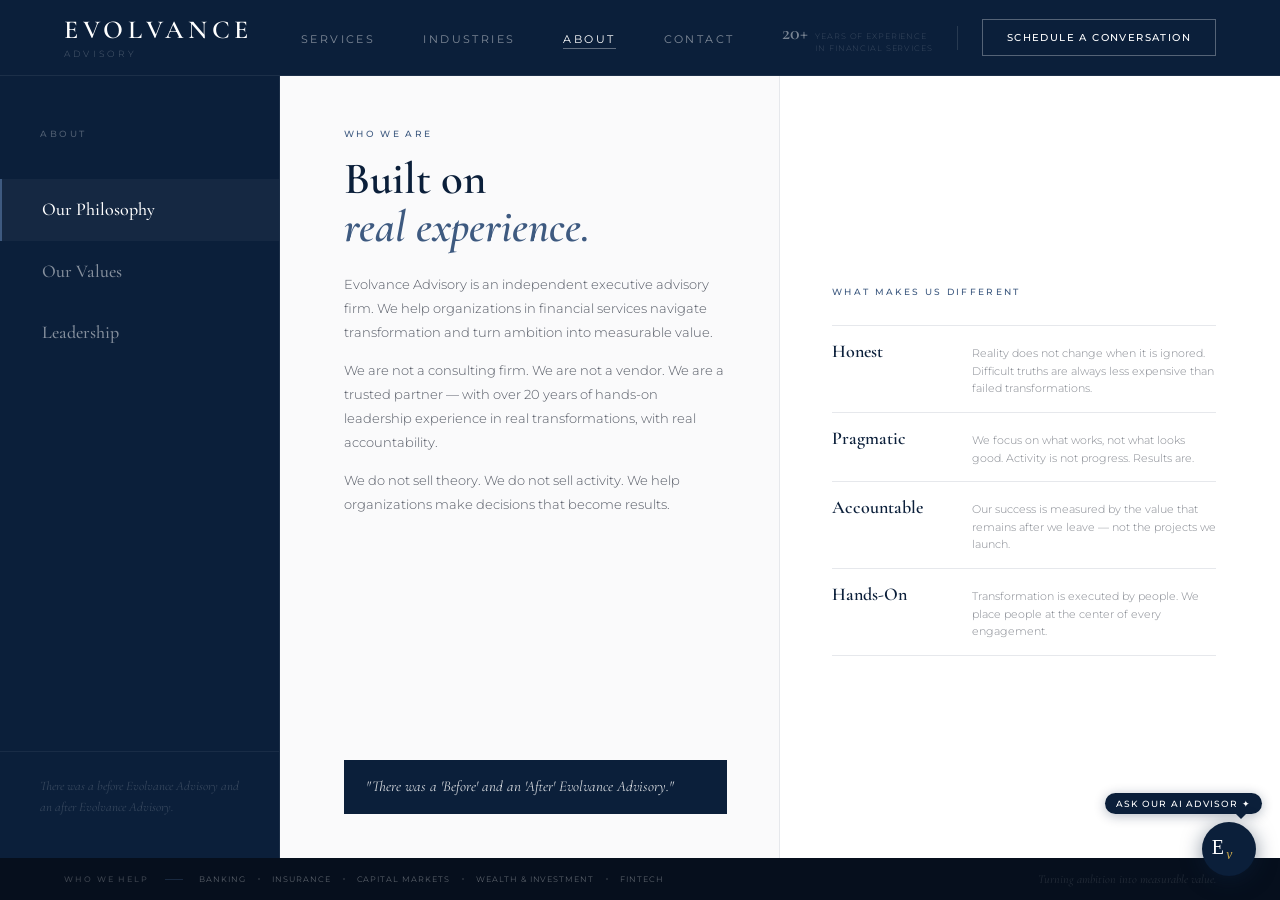
<file: about/index.html>
<!DOCTYPE html>
<html lang="en">
<head>
  <meta charset="UTF-8" />
  <meta name="viewport" content="width=device-width, initial-scale=1.0" />
  <title>About — Evolvance Advisory</title>
  <link rel="preconnect" href="https://fonts.googleapis.com" />
  <link rel="preconnect" href="https://fonts.gstatic.com" crossorigin />
  <link href="https://fonts.googleapis.com/css2?family=Cormorant+Garamond:ital,wght@0,400;0,500;0,600;1,400;1,500&family=Montserrat:wght@300;400;500;600&display=swap" rel="stylesheet" />
  <style>
    *, *::before, *::after { box-sizing: border-box; margin: 0; padding: 0; }
    :root {
      --navy:#0B1F3A; --slate:#3E5A80; --charcoal:#111827;
      --gray:#E6E8EC; --offwhite:#FAFAFB; --white:#FFFFFF;
      --serif:'Cormorant Garamond',Georgia,serif;
      --sans:'Montserrat',system-ui,sans-serif;
      --nav-h:76px; --bar-h:42px;
    }
    html, body { height:100%; overflow:hidden; font-family:var(--sans); -webkit-font-smoothing:antialiased; }

    @keyframes fadeUp { from { opacity:0; transform:translateY(14px); } to { opacity:1; transform:translateY(0); } }
    @keyframes fadeIn { from { opacity:0; } to { opacity:1; } }
    @keyframes slideInLeft { from { opacity:0; transform:translateX(-20px); } to { opacity:1; transform:translateX(0); } }

    nav { position:fixed; top:0; left:0; right:0; z-index:200; height:var(--nav-h); display:flex; align-items:center; justify-content:space-between; padding:0 64px; background:var(--navy); border-bottom:1px solid rgba(255,255,255,0.07); animation:fadeIn 0.5s ease both; }
    .nav-logo { display:flex; flex-direction:column; line-height:1; text-decoration:none; }
    .nav-logo-primary { font-family:var(--serif); font-weight:600; font-size:26px; letter-spacing:0.18em; color:var(--white); text-transform:uppercase; }
    .nav-logo-secondary { font-family:var(--sans); font-weight:300; font-size:9px; letter-spacing:0.36em; color:rgba(255,255,255,0.28); text-transform:uppercase; margin-top:6px; }
    .nav-links { display:flex; align-items:center; gap:48px; list-style:none; }
    .nav-links a { font-family:var(--sans); font-size:11px; font-weight:400; letter-spacing:0.22em; text-transform:uppercase; color:rgba(255,255,255,0.48); text-decoration:none; transition:color 0.25s; position:relative; }
    .nav-links a::after { content:''; position:absolute; bottom:-3px; left:0; right:0; height:1px; background:var(--white); opacity:0; transform:scaleX(0); transform-origin:left; transition:transform 0.25s ease, opacity 0.25s; }
    .nav-links a:hover, .nav-links a.active { color:var(--white); }
    .nav-links a:hover::after, .nav-links a.active::after { transform:scaleX(1); opacity:0.35; }
    .nav-right { display:flex; align-items:center; gap:24px; }
    .nav-exp { display:flex; align-items:baseline; gap:7px; }
    .nav-exp-num { font-family:var(--serif); font-weight:600; font-size:20px; color:rgba(255,255,255,0.45); }
    .nav-exp-text { font-family:var(--sans); font-size:8px; font-weight:300; letter-spacing:0.11em; text-transform:uppercase; color:rgba(255,255,255,0.20); line-height:1.5; }
    .nav-vsep { width:1px; height:24px; background:rgba(255,255,255,0.12); }
    .nav-cta { font-family:var(--sans); font-size:10px; font-weight:500; letter-spacing:0.14em; text-transform:uppercase; color:var(--white); text-decoration:none; border:1px solid rgba(255,255,255,0.30); padding:11px 24px; white-space:nowrap; position:relative; overflow:hidden; transition:border-color 0.3s; }
    .nav-cta::before { content:''; position:absolute; inset:0; background:rgba(255,255,255,0.08); transform:translateX(-100%); transition:transform 0.3s ease; }
    .nav-cta:hover { border-color:rgba(255,255,255,0.6); }
    .nav-cta:hover::before { transform:translateX(0); }
    .nav-hamburger { display:none; flex-direction:column; gap:5px; cursor:pointer; padding:6px; background:none; border:none; }
    .nav-hamburger span { display:block; width:24px; height:2px; background:rgba(255,255,255,0.8); border-radius:1px; }

    .mobile-menu {
      display:none; position:fixed; inset:0; z-index:300;
      background:var(--navy);
      flex-direction:column; justify-content:center; align-items:center;
      padding-bottom:40px;
    }
    .mobile-menu.open { display:flex; }
    .mobile-menu a {
      font-family:var(--serif); font-weight:300; font-size:36px;
      color:rgba(255,255,255,0.6); text-decoration:none;
      padding:12px 0; letter-spacing:0.04em; text-align:center;
      transition:color 0.25s;
      opacity:0; transform:translateY(10px);
    }
    .mobile-menu.open a { opacity:1; transform:translateY(0); }
    .mobile-menu.open a:nth-child(2) { transition:color 0.25s, opacity 0.4s 0.06s, transform 0.4s 0.06s; }
    .mobile-menu.open a:nth-child(3) { transition:color 0.25s, opacity 0.4s 0.13s, transform 0.4s 0.13s; }
    .mobile-menu.open a:nth-child(4) { transition:color 0.25s, opacity 0.4s 0.20s, transform 0.4s 0.20s; }
    .mobile-menu.open a:nth-child(5) { transition:color 0.25s, opacity 0.4s 0.27s, transform 0.4s 0.27s; }
    .mobile-menu.open a:nth-child(6) { transition:color 0.25s, opacity 0.4s 0.34s, transform 0.4s 0.34s; }
    .mobile-menu a:hover { color:var(--white); }
    .mobile-menu-cta {
      font-family:var(--sans) !important; font-size:10px !important;
      font-weight:500 !important; letter-spacing:0.18em !important;
      text-transform:uppercase !important;
      color:rgba(255,255,255,0.38) !important;
      padding:14px 28px !important; margin-top:24px !important;
      border:1px solid rgba(255,255,255,0.18) !important;
    }
    .mobile-menu-close {
      position:absolute; top:16px; right:16px;
      background:none; border:none; cursor:pointer;
      width:44px; height:44px; display:flex; align-items:center; justify-content:center;
    }
    .mobile-menu-close::before, .mobile-menu-close::after {
      content:''; position:absolute; width:18px; height:1px; background:rgba(255,255,255,0.4);
    }
    .mobile-menu-close::before { transform:rotate(45deg); }
    .mobile-menu-close::after { transform:rotate(-45deg); }

    .page { position:fixed; top:var(--nav-h); left:0; right:0; bottom:var(--bar-h); display:grid; grid-template-columns:280px 1fr; }

    .sidebar { background:var(--navy); display:flex; flex-direction:column; justify-content:space-between; padding:52px 0 40px; border-right:1px solid rgba(255,255,255,0.07); animation:slideInLeft 0.6s ease 0.1s both; }
    .sidebar-eyebrow { font-family:var(--sans); font-size:9px; font-weight:500; letter-spacing:0.28em; text-transform:uppercase; color:rgba(255,255,255,0.28); padding:0 40px; margin-bottom:40px; display:block; animation:fadeIn 0.5s ease 0.3s both; }
    .tab-list { display:flex; flex-direction:column; }
    .tab { display:flex; flex-direction:column; padding:20px 40px; cursor:pointer; border-left:2px solid transparent; transition:background 0.2s, border-color 0.2s; gap:4px; }
    .tab:hover { background:rgba(255,255,255,0.03); }
    .tab.active { border-left-color:var(--slate); background:rgba(255,255,255,0.04); }
    .tab-name { font-family:var(--serif); font-weight:500; font-size:18px; color:rgba(255,255,255,0.5); transition:color 0.2s; line-height:1.2; }
    .tab.active .tab-name { color:var(--white); }
    .tab:hover .tab-name { color:rgba(255,255,255,0.8); }
    .sidebar-bottom { padding:0 40px; border-top:1px solid rgba(255,255,255,0.06); padding-top:24px; }
    .sidebar-quote { font-family:var(--serif); font-style:italic; font-size:13px; line-height:1.6; color:rgba(255,255,255,0.18); }

    .content { position:relative; overflow:hidden; }
    .panel { position:absolute; inset:0; display:grid; grid-template-columns:1fr 1fr; opacity:0; pointer-events:none; }
    .panel.active { opacity:1; pointer-events:all; }
    .panel.active.entry .panel-left { animation:fadeUp 0.55s ease 0.2s both; }
    .panel.active.entry .panel-right { animation:fadeUp 0.55s ease 0.35s both; }

    .panel-left { display:flex; flex-direction:column; justify-content:space-between; padding:52px 52px 44px 64px; background:var(--offwhite); border-right:1px solid var(--gray); }
    .panel-label { font-family:var(--sans); font-size:9px; font-weight:500; letter-spacing:0.26em; text-transform:uppercase; color:var(--slate); display:block; margin-bottom:16px; }
    .panel-title { font-family:var(--serif); font-weight:600; font-size:clamp(32px,3.5vw,48px); line-height:1.08; color:var(--navy); margin-bottom:20px; }
    .panel-title em { font-style:italic; color:var(--slate); }
    .panel-body { font-family:var(--sans); font-size:13px; font-weight:300; line-height:1.85; color:var(--charcoal); opacity:0.7; max-width:380px; }
    .panel-body p { margin-bottom:14px; }
    .panel-body p:last-child { margin-bottom:0; }

    .panel-right { display:flex; flex-direction:column; justify-content:center; padding:52px 64px 44px 52px; background:var(--white); }
    .values-label { font-family:var(--sans); font-size:9px; font-weight:500; letter-spacing:0.26em; text-transform:uppercase; color:var(--slate); display:block; margin-bottom:28px; }
    .values-list { display:flex; flex-direction:column; }
    .value-item { display:flex; align-items:baseline; gap:20px; padding:14px 0; border-bottom:1px solid var(--gray); transition:padding-left 0.2s; }
    .value-item:first-child { border-top:1px solid var(--gray); }
    .value-item:hover { padding-left:4px; }
    .value-name { font-family:var(--serif); font-weight:600; font-size:18px; color:var(--navy); min-width:120px; transition:color 0.2s; }
    .value-item:hover .value-name { color:var(--slate); }
    .value-desc { font-family:var(--sans); font-size:11px; font-weight:300; color:var(--charcoal); opacity:0.5; line-height:1.6; }

    /* Leadership panel */
    .leader-block { display:flex; flex-direction:column; justify-content:center; height:100%; gap:28px; }
    .leader-expertise { display:flex; flex-direction:column; gap:0; }
    .expertise-label { font-family:var(--sans); font-size:9px; font-weight:500; letter-spacing:0.26em; text-transform:uppercase; color:var(--slate); display:block; margin-bottom:20px; }
    .expertise-item { display:flex; align-items:center; gap:14px; padding:12px 0; border-bottom:1px solid var(--gray); }
    .expertise-item:first-of-type { border-top:1px solid var(--gray); }
    .expertise-dot { width:4px; height:4px; background:var(--slate); border-radius:50%; opacity:0.4; flex-shrink:0; }
    .expertise-name { font-family:var(--serif); font-size:18px; color:var(--navy); }

    .quote-block { background:var(--navy); padding:16px 22px; }
    .quote-text { font-family:var(--serif); font-style:italic; font-size:15px; color:rgba(255,255,255,0.85); line-height:1.45; }

    .bottom-bar { position:fixed; bottom:0; left:0; right:0; height:var(--bar-h); background:#060f1d; display:flex; align-items:center; justify-content:space-between; padding:0 64px; animation:fadeIn 0.5s ease 0.5s both; }
    .bar-left { display:flex; align-items:center; gap:16px; }
    .bar-label { font-family:var(--sans); font-size:8px; font-weight:500; letter-spacing:0.24em; text-transform:uppercase; color:rgba(255,255,255,0.22); white-space:nowrap; }
    .bar-sep { width:18px; height:1px; background:var(--slate); opacity:0.35; }
    .bar-list { display:flex; align-items:center; gap:12px; }
    .bar-item { font-family:var(--sans); font-size:8px; font-weight:400; letter-spacing:0.12em; text-transform:uppercase; color:rgba(255,255,255,0.34); }
    .bar-dot { width:2px; height:2px; background:rgba(255,255,255,0.15); border-radius:50%; }
    .bar-tagline { font-family:var(--serif); font-style:italic; font-size:12px; color:rgba(255,255,255,0.13); }

    @media (max-width: 768px) {
      :root { --nav-h:60px; }
      nav { padding:0 20px; }
      .nav-logo-primary { font-size:20px; }
      .nav-logo-secondary { font-size:7px; }
      .nav-links, .nav-exp, .nav-vsep, .nav-cta { display:none; }
      .nav-hamburger { display:flex; }
      html, body { overflow:auto; height:auto; }
      .page { position:relative; top:auto; left:auto; right:auto; bottom:auto; display:block; margin-top:60px; }
      .sidebar { position:relative; width:100%; height:auto; padding:16px 0 0; border-right:none; border-bottom:1px solid rgba(255,255,255,0.07); animation:none; }
      .sidebar-eyebrow { padding:0 20px; margin-bottom:12px; animation:none; }
      .tab-list { flex-direction:row; overflow-x:auto; padding:0 16px 10px; -webkit-overflow-scrolling:touch; }
      .tab { padding:8px 14px; border-left:none; border-bottom:2px solid transparent; white-space:nowrap; }
      .tab.active { border-left:none; border-bottom-color:var(--slate); background:rgba(255,255,255,0.04); }
      .tab-name { font-size:12px; }
      .sidebar-bottom { display:none; }
      .content { position:relative; height:auto; }
      .panel { position:relative; display:none; grid-template-columns:1fr; opacity:1; pointer-events:all; }
      .panel.active { display:flex; flex-direction:column; }
      .panel.active.entry .panel-left, .panel.active.entry .panel-right { animation:none; }
      .panel-left { padding:20px; border-right:none; border-bottom:1px solid var(--gray); justify-content:flex-start; gap:10px; }
      .panel-label { font-size:8px; margin-bottom:0; }
      .panel-title { font-size:26px; line-height:1.1; margin-bottom:0; }
      .panel-body p { font-size:12px; line-height:1.7; margin-bottom:10px; }
      .panel-right { padding:16px 20px 20px; }
      .values-label, .expertise-label { font-size:8px; margin-bottom:16px; }
      .value-item { padding:10px 0; flex-wrap:wrap; }
      .value-name { font-size:16px; min-width:auto; }
      .value-desc { font-size:11px; }
      .expertise-item { padding:10px 0; }
      .expertise-name { font-size:15px; }
      .bottom-bar { position:relative; height:auto; padding:12px 20px; flex-direction:column; align-items:flex-start; gap:4px; animation:none; }
      .bar-list { flex-wrap:wrap; gap:6px; }
      .bar-tagline { display:block; font-size:11px; }
    }
    .scroll-indicator { display:none; }
    @media (max-width:768px) {
      .scroll-indicator { display:flex; align-items:center; justify-content:center; gap:6px; padding:10px 20px 16px; background:var(--navy); }
      .scroll-dot { width:5px; height:5px; border-radius:50%; background:rgba(255,255,255,0.2); transition:background 0.3s; flex-shrink:0; }
      .scroll-dot.active { background:var(--slate); }
    }
    @media (prefers-reduced-motion:reduce) { *, *::before, *::after { animation:none !important; transition:none !important; } }
  </style>
</head>
<body>
  <nav>
    <a href="../index.html" class="nav-logo">
      <span class="nav-logo-primary">Evolvance</span>
      <span class="nav-logo-secondary">Advisory</span>
    </a>
    <ul class="nav-links">
      <li><a href="../services/index.html">Services</a></li>
      <li><a href="../industries/index.html">Industries</a></li>
      <li><a href="../about/index.html" class="active">About</a></li>
      <li><a href="../contact/index.html">Contact</a></li>
    </ul>
    <div class="nav-right">
      <div class="nav-exp">
        <span class="nav-exp-num">20+</span>
        <span class="nav-exp-text">Years of experience<br>in financial services</span>
      </div>
      <div class="nav-vsep"></div>
      <a href="../contact/index.html" class="nav-cta">Schedule a Conversation</a>
      <button class="nav-hamburger" onclick="document.getElementById('mobileMenu').classList.toggle('open')" aria-label="Menu">
        <span></span><span></span><span></span>
      </button>
    </div>
  </nav>
  <div class="mobile-menu" id="mobileMenu">
    <button class="mobile-menu-close" onclick="document.getElementById('mobileMenu').classList.remove('open')" aria-label="Close menu"></button>
    <a href="../services/index.html">Services</a>
    <a href="../industries/index.html">Industries</a>
    <a href="../about/index.html" class="active">About</a>
    <a href="../contact/index.html">Contact</a>
    <a href="../contact/index.html" class="mobile-menu-cta">Schedule a Conversation</a>
  </div>

  <div class="page">
    <div class="sidebar">
      <div class="sidebar-top">
        <span class="sidebar-eyebrow">About</span>
        <div class="tab-list">
          <div class="tab active" data-panel="philosophy"><span class="tab-name">Our Philosophy</span></div>
          <div class="tab" data-panel="values"><span class="tab-name">Our Values</span></div>
          <div class="tab" data-panel="leadership"><span class="tab-name">Leadership</span></div>
        </div>
      </div>
      <div class="sidebar-bottom">
        <p class="sidebar-quote">There was a before Evolvance Advisory and an after Evolvance Advisory.</p>
      </div>
    </div>
    <div class="scroll-indicator" id="scrollIndicator">
      <span class="scroll-dot active" data-index="0"></span>
      <span class="scroll-dot" data-index="1"></span>
      <span class="scroll-dot" data-index="2"></span>
    </div>

    <div class="content">

      <!-- PHILOSOPHY -->
      <div class="panel active entry" id="panel-philosophy">
        <div class="panel-left">
          <div>
            <span class="panel-label">Who we are</span>
            <h2 class="panel-title">Built on<br><em>real experience.</em></h2>
            <div class="panel-body">
              <p>Evolvance Advisory is an independent executive advisory firm. We help organizations in financial services navigate transformation and turn ambition into measurable value.</p>
              <p>We are not a consulting firm. We are not a vendor. We are a trusted partner — with over 20 years of hands-on leadership experience in real transformations, with real accountability.</p>
              <p>We do not sell theory. We do not sell activity. We help organizations make decisions that become results.</p>
            </div>
          </div>
          <div class="quote-block">
            <p class="quote-text">"There was a 'Before' and an 'After' Evolvance Advisory."</p>
          </div>
        </div>
        <div class="panel-right">
          <span class="values-label">What makes us different</span>
          <div class="values-list">
            <div class="value-item"><span class="value-name">Honest</span><span class="value-desc">Reality does not change when it is ignored. Difficult truths are always less expensive than failed transformations.</span></div>
            <div class="value-item"><span class="value-name">Pragmatic</span><span class="value-desc">We focus on what works, not what looks good. Activity is not progress. Results are.</span></div>
            <div class="value-item"><span class="value-name">Accountable</span><span class="value-desc">Our success is measured by the value that remains after we leave — not the projects we launch.</span></div>
            <div class="value-item"><span class="value-name">Hands-On</span><span class="value-desc">Transformation is executed by people. We place people at the center of every engagement.</span></div>
          </div>
        </div>
      </div>

      <!-- VALUES -->
      <div class="panel" id="panel-values">
        <div class="panel-left">
          <div>
            <span class="panel-label">What we stand for</span>
            <h2 class="panel-title">Five values.<br><em>One direction.</em></h2>
            <div class="panel-body">
              <p>These are not words on a wall. They are the principles that guide every conversation, every recommendation and every engagement.</p>
              <p>We believe transformation is not the objective. Value creation is. And that belief shapes everything we do.</p>
            </div>
          </div>
          <div class="quote-block">
            <p class="quote-text">"If the value created does not exceed the cost of change, it has failed."</p>
          </div>
        </div>
        <div class="panel-right">
          <span class="values-label">Our values</span>
          <div class="values-list">
            <div class="value-item"><span class="value-name">Trusted</span><span class="value-desc">We act with honesty, accountability and professionalism in everything we do.</span></div>
            <div class="value-item"><span class="value-name">Strategic</span><span class="value-desc">We connect vision, decisions and execution to achieve meaningful outcomes.</span></div>
            <div class="value-item"><span class="value-name">Human</span><span class="value-desc">We place people at the center of every transformation journey.</span></div>
            <div class="value-item"><span class="value-name">Transformative</span><span class="value-desc">We help organizations turn change into tangible and lasting results.</span></div>
            <div class="value-item"><span class="value-name">Innovative</span><span class="value-desc">We embrace new ideas and approaches that create meaningful impact.</span></div>
          </div>
        </div>
      </div>

      <!-- LEADERSHIP -->
      <div class="panel" id="panel-leadership">
        <div class="panel-left">
          <div>
            <span class="panel-label">Leadership</span>
            <h2 class="panel-title">The people<br><em>behind the work.</em></h2>
            <div class="panel-body">
              <p>Evolvance Advisory is led by practitioners — not theorists. People who have made the decisions, led the transformations and lived the accountability.</p>
              <p>20+ years of combined executive leadership across financial services — working with Tier-1 financial institutions across Europe and beyond. From strategy to execution. From the boardroom to the front line.</p>
              <p>Board-level experience. Enterprise-scale transformations. A track record built on results, not reports.</p>
            </div>
          </div>
          <div class="quote-block">
            <p class="quote-text">"We do not deliver theories. We help turn them into reality."</p>
          </div>
        </div>
        <div class="panel-right">
          <div class="leader-block">
            <div class="leader-expertise">
              <span class="expertise-label">Areas of expertise</span>
              <div class="expertise-item"><span class="expertise-dot"></span><span class="expertise-name">Digital Transformation</span></div>
              <div class="expertise-item"><span class="expertise-dot"></span><span class="expertise-name">AI Strategy &amp; Adoption</span></div>
              <div class="expertise-item"><span class="expertise-dot"></span><span class="expertise-name">Capital Markets &amp; Banking</span></div>
              <div class="expertise-item"><span class="expertise-dot"></span><span class="expertise-name">Regulatory Governance</span></div>
              <div class="expertise-item"><span class="expertise-dot"></span><span class="expertise-name">Executive Stakeholder Management</span></div>
              <div class="expertise-item"><span class="expertise-dot"></span><span class="expertise-name">Board &amp; Corporate Governance</span></div>
            </div>
          </div>
        </div>
      </div>

    </div>
  </div>

  <div class="bottom-bar">
    <div class="bar-left">
      <span class="bar-label">Who we help</span>
      <div class="bar-sep"></div>
      <div class="bar-list">
        <span class="bar-item">Banking</span><span class="bar-dot"></span>
        <span class="bar-item">Insurance</span><span class="bar-dot"></span>
        <span class="bar-item">Capital Markets</span><span class="bar-dot"></span>
        <span class="bar-item">Wealth &amp; Investment</span><span class="bar-dot"></span>
        <span class="bar-item">FinTech</span>
      </div>
    </div>
    <span class="bar-tagline">Turning ambition into measurable value.</span>
  </div>

  <script>
    const tabs = document.querySelectorAll('.tab');
    const dots = document.querySelectorAll('.scroll-dot');
    const tabOrder = ['philosophy','values','leadership'];

    function updateDots(panelId) {
      const idx = tabOrder.indexOf(panelId);
      dots.forEach((d,i) => d.classList.toggle('active', i === idx));
    }

    tabs.forEach(tab => {
      tab.addEventListener('click', () => {
        const target = tab.dataset.panel;
        const current = document.querySelector('.panel.active');
        const next = document.getElementById('panel-' + target);
        if (current === next) return;

        current.style.transition = 'opacity 0.18s ease, transform 0.18s ease';
        current.style.transform = 'translateY(-10px)';
        current.style.opacity = '0';

        setTimeout(() => {
          current.classList.remove('active');
          current.style.transition = '';
          current.style.transform = '';
          current.style.opacity = '';

          next.classList.add('active');
          next.style.opacity = '0';
          next.style.transform = 'translateY(12px)';
          next.style.transition = 'opacity 0.22s ease, transform 0.22s ease';

          requestAnimationFrame(() => requestAnimationFrame(() => {
            next.style.opacity = '1';
            next.style.transform = 'translateY(0)';
          }));

          setTimeout(() => {
            next.style.transition = '';
            next.style.transform = '';
            next.style.opacity = '';
          }, 250);
        }, 180);

        tabs.forEach(t => t.classList.remove('active'));
        tab.classList.add('active');
        updateDots(target);
      });
    });
  </script>
  <!-- ===== EVOLVANCE AI CHATBOX ===== -->
    <style>
    @keyframes ev-pulse{0%{box-shadow:0 0 0 0 rgba(201,168,76,0.6)}70%{box-shadow:0 0 0 14px rgba(201,168,76,0)}100%{box-shadow:0 0 0 0 rgba(201,168,76,0)}}
    @keyframes ev-wiggle{0%,100%{transform:rotate(0)scale(1)}15%{transform:rotate(-8deg)scale(1.08)}30%{transform:rotate(8deg)scale(1.08)}45%{transform:rotate(-5deg)scale(1.05)}60%{transform:rotate(5deg)scale(1.05)}}
    @keyframes ev-tdot{0%,60%,100%{transform:translateY(0);opacity:0.4}30%{transform:translateY(-5px);opacity:1}}
    #ev-toggle{position:fixed;bottom:24px;right:24px;width:54px;height:54px;background:#0B1F3A;border-radius:50%;border:none;cursor:pointer;display:flex;align-items:center;justify-content:center;box-shadow:0 4px 20px rgba(11,31,58,0.5);z-index:9999;animation:ev-pulse 2.2s infinite;padding:0}
    #ev-lbl{position:fixed;bottom:86px;right:18px;background:#0B1F3A;color:#fff;font-family:"Montserrat",sans-serif;font-size:9px;font-weight:500;letter-spacing:1.2px;text-transform:uppercase;padding:5px 11px;border-radius:20px;white-space:nowrap;box-shadow:0 2px 12px rgba(11,31,58,0.3);z-index:9998;animation:ev-pulse 2.2s infinite 0.6s;cursor:pointer}
    #ev-lbl::after{content:"";position:absolute;bottom:-5px;right:16px;width:0;height:0;border-left:5px solid transparent;border-right:5px solid transparent;border-top:5px solid #0B1F3A}
    #ev-win{position:fixed;bottom:90px;right:24px;width:345px;background:#fff;border-radius:16px;box-shadow:0 12px 48px rgba(11,31,58,0.16),0 2px 8px rgba(0,0,0,0.06);display:flex;flex-direction:column;overflow:hidden;z-index:9998;opacity:0;pointer-events:none;transform:translateY(14px) scale(0.97);transition:opacity 0.26s ease,transform 0.26s ease;font-family:"Montserrat",system-ui,sans-serif}
    #ev-win.ev-open{opacity:1;pointer-events:all;transform:translateY(0) scale(1)}
    @media(max-width:768px){#ev-win{bottom:0;right:0;left:0;width:100%;max-height:88vh;border-radius:18px 18px 0 0;transform:translateY(30px)}#ev-win.ev-open{transform:translateY(0)}#ev-toggle{bottom:16px;right:16px;width:50px;height:50px}#ev-lbl{bottom:74px;right:10px;font-size:8px}}
    .ev-hdr{background:#0B1F3A;padding:14px 16px 12px;display:flex;align-items:center;gap:11px;border-radius:16px 16px 0 0}
    @media(max-width:768px){.ev-hdr{border-radius:18px 18px 0 0}}
    .ev-hicon{width:36px;height:36px;background:rgba(201,168,76,0.1);border:1px solid rgba(201,168,76,0.35);border-radius:9px;display:flex;align-items:center;justify-content:center;flex-shrink:0}
    .ev-hn{color:#fff;font-size:10px;font-weight:600;letter-spacing:2px;text-transform:uppercase}
    .ev-hs{color:rgba(255,255,255,0.45);font-size:9px;margin-top:2px;display:flex;align-items:center;gap:4px;letter-spacing:0.5px}
    .ev-dot{width:5px;height:5px;background:#4caf80;border-radius:50%;display:inline-block;flex-shrink:0}
    .ev-x{background:none;border:none;cursor:pointer;color:rgba(255,255,255,0.35);font-size:20px;line-height:1;padding:0;margin-left:auto;transition:color 0.15s}
    .ev-x:hover{color:#fff}
    .ev-gld{height:1px;background:linear-gradient(90deg,rgba(201,168,76,0.5),rgba(201,168,76,0.03))}
    .ev-msgs{overflow-y:auto;padding:14px 14px 8px;display:flex;flex-direction:column;gap:10px;background:#FAFAFB;min-height:190px;max-height:280px}
    @media(max-width:768px){.ev-msgs{max-height:none;flex:1}}
    .ev-msgs::-webkit-scrollbar{width:3px}.ev-msgs::-webkit-scrollbar-thumb{background:#ddd;border-radius:3px}
    .ev-m{display:flex;gap:8px;align-items:flex-end}.ev-m.eu{flex-direction:row-reverse}
    .ev-av{width:26px;height:26px;background:#0B1F3A;border-radius:6px;display:flex;align-items:center;justify-content:center;flex-shrink:0}
    .ev-bbl{max-width:83%;padding:9px 12px;border-radius:12px;font-size:12.5px;line-height:1.58;color:#111827}
    .ev-m.eb .ev-bbl{background:#fff;border:1px solid #E6E8EC;border-bottom-left-radius:3px}
    .ev-m.eu .ev-bbl{background:#0B1F3A;color:#fff;border-bottom-right-radius:3px;font-size:12px}
    .ev-dots-w{display:flex;gap:4px;padding:3px 0}
    .ev-dots-w span{width:6px;height:6px;background:#c9a84c;border-radius:50%;animation:ev-tdot 1.2s infinite}
    .ev-dots-w span:nth-child(2){animation-delay:0.2s}.ev-dots-w span:nth-child(3){animation-delay:0.4s}
    .ev-qs{padding:8px 12px 6px;display:flex;gap:6px;flex-wrap:wrap;background:#FAFAFB;border-top:1px solid #eee}
    .ev-qb{background:none;border:1px solid #0B1F3A;color:#0B1F3A;font-family:"Montserrat",sans-serif;font-size:9px;font-weight:500;letter-spacing:0.9px;text-transform:uppercase;padding:5px 10px;border-radius:20px;cursor:pointer;transition:all 0.15s}
    .ev-qb:hover,.ev-qb:active{background:#0B1F3A;color:#fff}
    .ev-iw{padding:10px 11px 12px;background:#fff;border-top:1px solid #ececea;display:flex;gap:7px;align-items:flex-end}
    @media(max-width:768px){.ev-iw{padding-bottom:20px}}
    #ev-inp{flex:1;border:1px solid #E6E8EC;border-radius:8px;padding:8px 11px;font-family:"Montserrat",sans-serif;font-size:12px;color:#111827;resize:none;outline:none;line-height:1.4;max-height:78px;overflow-y:auto;background:#FAFAFB;transition:border-color 0.15s}
    #ev-inp:focus{border-color:#0B1F3A}#ev-inp::placeholder{color:#b0b0a8;font-size:11px}
    #ev-snd{width:34px;height:34px;background:#0B1F3A;border:none;border-radius:8px;cursor:pointer;display:flex;align-items:center;justify-content:center;flex-shrink:0;transition:background 0.15s,transform 0.1s}
    #ev-snd:hover{background:#1a3560}#ev-snd:active{transform:scale(0.92)}
    .ev-ftr{text-align:center;padding:4px 12px 9px;font-family:"Montserrat",sans-serif;font-size:8px;color:#c5c4bc;letter-spacing:0.8px;text-transform:uppercase;background:#fff}
    .ev-lead{background:#fff;border:1px solid #E6E8EC;border-radius:12px;padding:12px;margin-top:2px}
    .ev-lead-row{margin-bottom:8px}
    .ev-lead-row:last-of-type{margin-bottom:10px}
    .ev-lead label{display:block;font-family:"Montserrat",sans-serif;font-size:9px;font-weight:600;letter-spacing:0.8px;text-transform:uppercase;color:#0B1F3A;margin-bottom:4px}
    .ev-lead input{width:100%;border:1px solid #E6E8EC;border-radius:7px;padding:7px 10px;font-family:"Montserrat",sans-serif;font-size:12px;color:#111827;outline:none;background:#FAFAFB;box-sizing:border-box}
    .ev-lead input:focus{border-color:#0B1F3A}
    .ev-lead-btn{width:100%;background:#0B1F3A;color:#fff;border:none;border-radius:8px;padding:9px;font-family:"Montserrat",sans-serif;font-size:10px;font-weight:600;letter-spacing:1px;text-transform:uppercase;cursor:pointer;transition:background 0.15s}
    .ev-lead-btn:hover{background:#1a3560}
    .ev-lead-skip{width:100%;background:none;border:none;color:#9a9a92;font-family:"Montserrat",sans-serif;font-size:9.5px;text-align:center;padding:7px 0 0;cursor:pointer;text-decoration:underline}
    .ev-lead-success{font-family:"Montserrat",sans-serif;font-size:12px;color:#0B1F3A;text-align:center;padding:6px 4px}
  </style>

  <div id="ev-lbl" onclick="evToggle()">Ask our AI advisor ✦</div>
  <button id="ev-toggle" onclick="evToggle()" aria-label="Open AI Advisor">
    <svg viewBox="0 0 44 44" width="40" height="40"><text x="3" y="28" font-family="Georgia,serif" font-size="22" fill="white">E</text><text x="19" y="33" font-family="Georgia,serif" font-size="15" fill="#c9a84c" font-style="italic">v</text></svg>
  </button>

  <div id="ev-win" role="dialog" aria-label="Evolvance AI Advisor">
    <div class="ev-hdr">
      <div class="ev-hicon"><svg viewBox="0 0 36 36" width="36" height="36"><text x="2" y="24" font-family="Georgia,serif" font-size="18" fill="white">E</text><text x="15" y="28" font-family="Georgia,serif" font-size="13" fill="#c9a84c" font-style="italic">v</text></svg></div>
      <div><div class="ev-hn">Evolvance Advisory</div><div class="ev-hs"><span class="ev-dot"></span>AI Advisor available</div></div>
      <button class="ev-x" onclick="evToggle()" aria-label="Close">×</button>
    </div>
    <div class="ev-gld"></div>
    <div class="ev-msgs" id="ev-msgs">
      <div class="ev-m eb">
        <div class="ev-av"><svg viewBox="0 0 26 26" width="26" height="26"><text x="1" y="18" font-family="Georgia,serif" font-size="13" fill="white">E</text><text x="10" y="21" font-family="Georgia,serif" font-size="9" fill="#c9a84c" font-style="italic">v</text></svg></div>
        <div class="ev-bbl">Hey there! Happy to help with anything Evolvance ✦</div>
      </div>
    </div>
    <div class="ev-qs" id="ev-qs">
      <button class="ev-qb" data-q="What are your services?">Services</button>
      <button class="ev-qb" data-q="Which industries do you cover?">Industries</button>
      <button class="ev-qb" data-q="I'd like to schedule a conversation">Book a call</button>
    </div>
    <div class="ev-iw">
      <textarea id="ev-inp" rows="1" placeholder="Your message..."></textarea>
      <button id="ev-snd" aria-label="Send"><svg width="14" height="14" viewBox="0 0 24 24" fill="none"><path d="M22 2L11 13" stroke="white" stroke-width="2.2" stroke-linecap="round"/><path d="M22 2L15 22L11 13L2 9L22 2Z" stroke="white" stroke-width="2.2" stroke-linecap="round" stroke-linejoin="round"/></svg></button>
    </div>
    <div class="ev-ftr">Evolvance Advisory · Powered by Claude AI</div>
  </div>

  <script>
    var evOpen=false,evHist=[],evBusy=false,evMsgCount=0,evLeadShown=false,evLeadCaptured=false;
    setInterval(function(){var b=document.getElementById('ev-toggle');if(b&&!evOpen){b.style.animation='ev-wiggle 0.65s ease';setTimeout(function(){b.style.animation='ev-pulse 2.2s infinite';},700);}},6000);
    window.evToggle=function(){evOpen=!evOpen;document.getElementById('ev-win').classList.toggle('ev-open',evOpen);var l=document.getElementById('ev-lbl');if(evOpen){l.style.display='none';setTimeout(function(){var i=document.getElementById('ev-inp');if(i)i.focus();},300);}else{l.style.display='block';}};
    document.querySelectorAll('.ev-qb').forEach(function(b){b.addEventListener('click',function(){document.getElementById('ev-inp').value=b.dataset.q;evSend();});});
    var evI=document.getElementById('ev-inp');
    evI.addEventListener('keydown',function(e){if(e.key==='Enter'&&!e.shiftKey){e.preventDefault();evSend();}});
    evI.addEventListener('input',function(){this.style.height='auto';this.style.height=Math.min(this.scrollHeight,78)+'px';});
    document.getElementById('ev-snd').addEventListener('click',evSend);
    function evAv(){return '<div class="ev-av"><svg viewBox="0 0 26 26" width="26" height="26"><text x="1" y="18" font-family="Georgia,serif" font-size="13" fill="white">E</text><text x="10" y="21" font-family="Georgia,serif" font-size="9" fill="#c9a84c" font-style="italic">v</text></svg></div>';}
    function evEsc(t){return t.replace(/&/g,'&amp;').replace(/</g,'&lt;').replace(/>/g,'&gt;');}
    function evAdd(role,txt){var c=document.getElementById('ev-msgs'),d=document.createElement('div');d.className='ev-m '+(role==='user'?'eu':'eb');d.innerHTML=role==='user'?'<div class="ev-bbl">'+evEsc(txt)+'</div>':evAv()+'<div class="ev-bbl">'+txt.replace(/\n/g,'<br>')+'</div>';c.appendChild(d);c.scrollTop=c.scrollHeight;}
    function evTyping(){var c=document.getElementById('ev-msgs'),d=document.createElement('div');d.className='ev-m eb';d.id='ev-typ';d.innerHTML=evAv()+'<div class="ev-bbl"><div class="ev-dots-w"><span></span><span></span><span></span></div></div>';c.appendChild(d);c.scrollTop=c.scrollHeight;}
    function evRm(){var e=document.getElementById('ev-typ');if(e)e.remove();}

    function evShowLeadForm(){
      if(evLeadShown||evLeadCaptured)return;
      evLeadShown=true;
      var c=document.getElementById('ev-msgs'),d=document.createElement('div');
      d.className='ev-m eb';d.id='ev-leadform';
      d.innerHTML=evAv()+'<div class="ev-lead">'
        +'<div class="ev-lead-row"><label>Name</label><input type="text" id="ev-lead-name" placeholder="Your name"></div>'
        +'<div class="ev-lead-row"><label>Company</label><input type="text" id="ev-lead-company" placeholder="Your company"></div>'
        +'<div class="ev-lead-row"><label>Email</label><input type="email" id="ev-lead-email" placeholder="you@company.com"></div>'
        +'<button class="ev-lead-btn" id="ev-lead-submit">Send my details</button>'
        +'<button class="ev-lead-skip" id="ev-lead-skip">No thanks, continue chatting</button>'
        +'</div>';
      c.appendChild(d);c.scrollTop=c.scrollHeight;
      document.getElementById('ev-lead-skip').addEventListener('click',function(){d.remove();});
      document.getElementById('ev-lead-submit').addEventListener('click',evSubmitLead);
    }

    async function evSubmitLead(){
      var name=document.getElementById('ev-lead-name').value.trim();
      var company=document.getElementById('ev-lead-company').value.trim();
      var email=document.getElementById('ev-lead-email').value.trim();
      if(!name||!email){alert('Please fill in at least your name and email.');return;}
      var btn=document.getElementById('ev-lead-submit');
      btn.disabled=true;btn.textContent='Sending...';
      try{
        await fetch('/api/lead',{method:'POST',headers:{'Content-Type':'application/json'},body:JSON.stringify({name:name,company:company,email:email,conversation:evHist})});
        var formEl=document.getElementById('ev-leadform');
        formEl.querySelector('.ev-lead').innerHTML='<div class="ev-lead-success">Thank you, '+evEsc(name)+'. Our team will reach out shortly.</div>';
        evLeadCaptured=true;
      }catch(e){
        btn.disabled=false;btn.textContent='Send my details';
        alert('Something went wrong. Please try again or email us directly.');
      }
    }

    async function evSend(){
      if(evBusy)return;
      var i=document.getElementById('ev-inp'),t=i.value.trim();if(!t)return;
      i.value='';i.style.height='auto';
      document.getElementById('ev-qs').style.display='none';
      evAdd('user',t);evHist.push({role:'user',content:t});
      evMsgCount++;
      evBusy=true;evTyping();
      try{
        var r=await fetch('/api/chat',{method:'POST',headers:{'Content-Type':'application/json'},body:JSON.stringify({messages:evHist})});
        var d=await r.json();
        var rep=d.reply||"I'm momentarily unavailable. Please contact us directly.";
        var showLead=false;
        if(rep.indexOf('[[SHOW_LEAD_FORM]]')!==-1){showLead=true;rep=rep.replace('[[SHOW_LEAD_FORM]]','').trim();}
        evRm();evAdd('bot',rep);evHist.push({role:'assistant',content:rep});
        if(showLead||(evMsgCount>=3&&!evLeadShown&&!evLeadCaptured)){evShowLeadForm();}
      }catch(e){evRm();evAdd('bot',"An error occurred. Please contact us directly.");}
      evBusy=false;
    }
  </script>

</body>
</html>
</file>
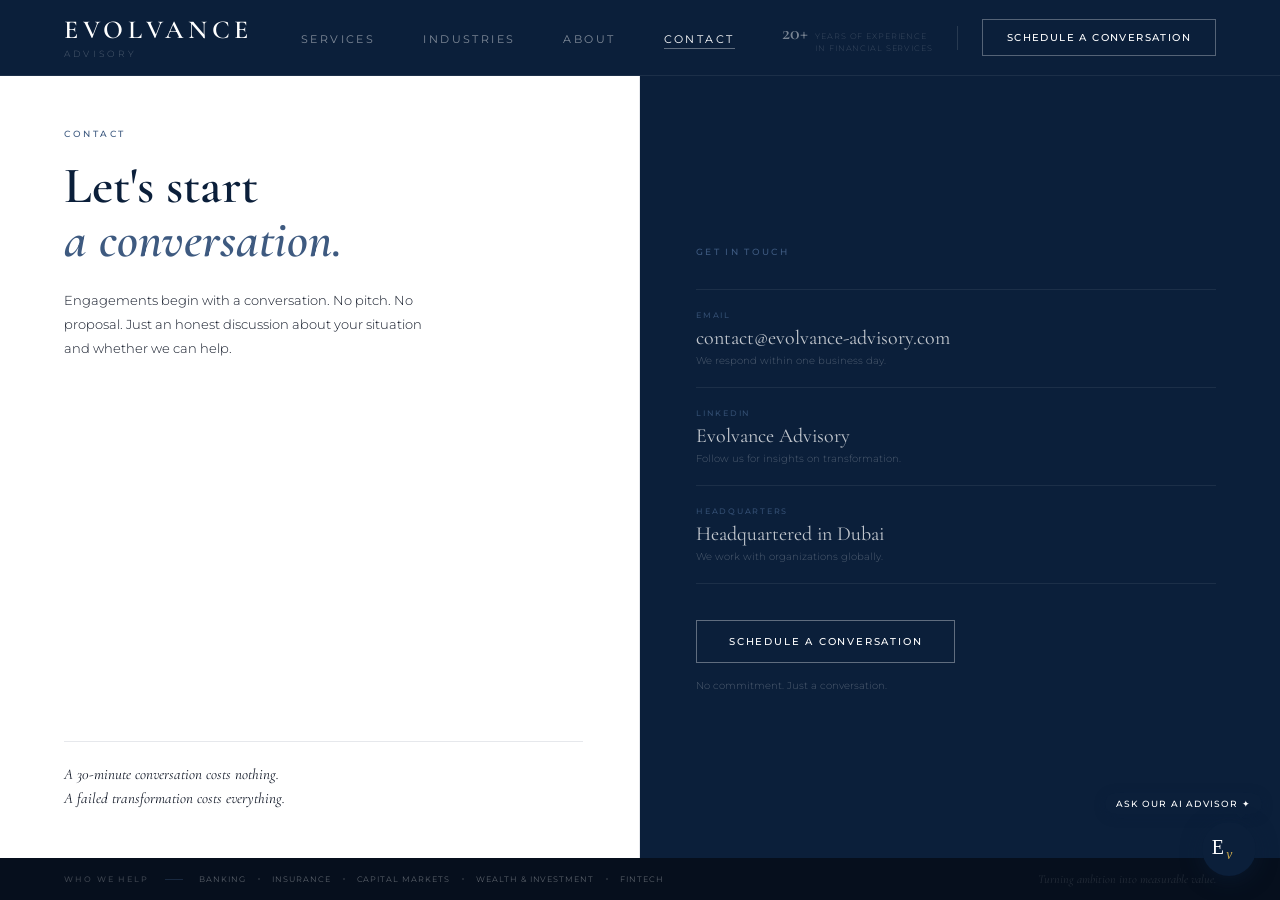
<file: contact/index.html>
<!DOCTYPE html>
<html lang="en">
<head>
  <meta charset="UTF-8" />
  <meta name="viewport" content="width=device-width, initial-scale=1.0" />
  <title>Contact — Evolvance Advisory</title>
  <link rel="preconnect" href="https://fonts.googleapis.com" />
  <link rel="preconnect" href="https://fonts.gstatic.com" crossorigin />
  <link href="https://fonts.googleapis.com/css2?family=Cormorant+Garamond:ital,wght@0,400;0,500;0,600;1,400;1,500&family=Montserrat:wght@300;400;500;600&display=swap" rel="stylesheet" />
  <style>
    *, *::before, *::after { box-sizing: border-box; margin: 0; padding: 0; }
    :root {
      --navy:#0B1F3A; --slate:#3E5A80; --charcoal:#111827;
      --gray:#E6E8EC; --offwhite:#FAFAFB; --white:#FFFFFF;
      --serif:'Cormorant Garamond',Georgia,serif;
      --sans:'Montserrat',system-ui,sans-serif;
      --nav-h:76px; --bar-h:42px;
    }
    html, body { height:100%; overflow:hidden; font-family:var(--sans); -webkit-font-smoothing:antialiased; }

    @keyframes fadeIn  { from { opacity:0; } to { opacity:1; } }
    @keyframes slideFromLeft  { from { opacity:0; transform:translateX(-32px); } to { opacity:1; transform:translateX(0); } }
    @keyframes slideFromRight { from { opacity:0; transform:translateX(32px); }  to { opacity:1; transform:translateX(0); } }
    @keyframes fadeUp  { from { opacity:0; transform:translateY(10px); } to { opacity:1; transform:translateY(0); } }

    nav { position:fixed; top:0; left:0; right:0; z-index:200; height:var(--nav-h); display:flex; align-items:center; justify-content:space-between; padding:0 64px; background:var(--navy); border-bottom:1px solid rgba(255,255,255,0.07); animation:fadeIn 0.5s ease both; }
    .nav-logo { display:flex; flex-direction:column; line-height:1; text-decoration:none; }
    .nav-logo-primary { font-family:var(--serif); font-weight:600; font-size:26px; letter-spacing:0.18em; color:var(--white); text-transform:uppercase; }
    .nav-logo-secondary { font-family:var(--sans); font-weight:300; font-size:9px; letter-spacing:0.36em; color:rgba(255,255,255,0.28); text-transform:uppercase; margin-top:6px; }
    .nav-links { display:flex; align-items:center; gap:48px; list-style:none; }
    .nav-links a { font-family:var(--sans); font-size:11px; font-weight:400; letter-spacing:0.22em; text-transform:uppercase; color:rgba(255,255,255,0.48); text-decoration:none; transition:color 0.25s; position:relative; }
    .nav-links a::after { content:''; position:absolute; bottom:-3px; left:0; right:0; height:1px; background:var(--white); opacity:0; transform:scaleX(0); transform-origin:left; transition:transform 0.25s ease, opacity 0.25s; }
    .nav-links a:hover, .nav-links a.active { color:var(--white); }
    .nav-links a:hover::after, .nav-links a.active::after { transform:scaleX(1); opacity:0.35; }
    .nav-right { display:flex; align-items:center; gap:24px; }
    .nav-exp { display:flex; align-items:baseline; gap:7px; }
    .nav-exp-num { font-family:var(--serif); font-weight:600; font-size:20px; color:rgba(255,255,255,0.45); }
    .nav-exp-text { font-family:var(--sans); font-size:8px; font-weight:300; letter-spacing:0.11em; text-transform:uppercase; color:rgba(255,255,255,0.20); line-height:1.5; }
    .nav-vsep { width:1px; height:24px; background:rgba(255,255,255,0.12); }
    .nav-cta { font-family:var(--sans); font-size:10px; font-weight:500; letter-spacing:0.14em; text-transform:uppercase; color:var(--white); text-decoration:none; border:1px solid rgba(255,255,255,0.30); padding:11px 24px; white-space:nowrap; position:relative; overflow:hidden; transition:border-color 0.3s; }
    .nav-cta::before { content:''; position:absolute; inset:0; background:rgba(255,255,255,0.08); transform:translateX(-100%); transition:transform 0.3s ease; }
    .nav-cta:hover { border-color:rgba(255,255,255,0.6); }
    .nav-cta:hover::before { transform:translateX(0); }
    .nav-hamburger { display:none; flex-direction:column; gap:5px; cursor:pointer; padding:6px; background:none; border:none; }
    .nav-hamburger span { display:block; width:24px; height:2px; background:rgba(255,255,255,0.8); border-radius:1px; }

    .mobile-menu {
      display:none; position:fixed; inset:0; z-index:300;
      background:var(--navy);
      flex-direction:column; justify-content:center; align-items:center;
      padding-bottom:40px;
    }
    .mobile-menu.open { display:flex; }
    .mobile-menu a {
      font-family:var(--serif); font-weight:300; font-size:36px;
      color:rgba(255,255,255,0.6); text-decoration:none;
      padding:12px 0; letter-spacing:0.04em; text-align:center;
      transition:color 0.25s;
      opacity:0; transform:translateY(10px);
    }
    .mobile-menu.open a { opacity:1; transform:translateY(0); }
    .mobile-menu.open a:nth-child(2) { transition:color 0.25s, opacity 0.4s 0.06s, transform 0.4s 0.06s; }
    .mobile-menu.open a:nth-child(3) { transition:color 0.25s, opacity 0.4s 0.13s, transform 0.4s 0.13s; }
    .mobile-menu.open a:nth-child(4) { transition:color 0.25s, opacity 0.4s 0.20s, transform 0.4s 0.20s; }
    .mobile-menu.open a:nth-child(5) { transition:color 0.25s, opacity 0.4s 0.27s, transform 0.4s 0.27s; }
    .mobile-menu.open a:nth-child(6) { transition:color 0.25s, opacity 0.4s 0.34s, transform 0.4s 0.34s; }
    .mobile-menu a:hover { color:var(--white); }
    .mobile-menu-cta {
      font-family:var(--sans) !important; font-size:10px !important;
      font-weight:500 !important; letter-spacing:0.18em !important;
      text-transform:uppercase !important;
      color:rgba(255,255,255,0.38) !important;
      padding:14px 28px !important; margin-top:24px !important;
      border:1px solid rgba(255,255,255,0.18) !important;
    }
    .mobile-menu-close {
      position:absolute; top:16px; right:16px;
      background:none; border:none; cursor:pointer;
      width:44px; height:44px; display:flex; align-items:center; justify-content:center;
    }
    .mobile-menu-close::before, .mobile-menu-close::after {
      content:''; position:absolute; width:18px; height:1px; background:rgba(255,255,255,0.4);
    }
    .mobile-menu-close::before { transform:rotate(45deg); }
    .mobile-menu-close::after { transform:rotate(-45deg); }

    /* PAGE — rideau d'ouverture */
    .page { position:fixed; top:var(--nav-h); left:0; right:0; bottom:var(--bar-h); display:grid; grid-template-columns:1fr 1fr; }

    /* LEFT — white */
    .contact-left { position:relative; overflow:hidden; display:flex; flex-direction:column; justify-content:space-between; padding:52px 56px 48px 64px; background:var(--white); border-right:1px solid var(--gray); animation:slideFromLeft 0.65s ease 0.1s both; }
    .contact-left-bg { display:none; }
    .contact-left-overlay { display:none; }
    .contact-left-content { display:flex; flex-direction:column; justify-content:space-between; height:100%; }

    .contact-label { font-family:var(--sans); font-size:9px; font-weight:500; letter-spacing:0.28em; text-transform:uppercase; color:var(--slate); display:block; margin-bottom:20px; animation:fadeUp 0.5s ease 0.4s both; }
    .contact-title { font-family:var(--serif); font-weight:600; font-size:clamp(36px,4vw,56px); line-height:1.06; color:var(--navy); margin-bottom:20px; animation:fadeUp 0.6s ease 0.5s both; }
    .contact-title em { font-style:italic; color:var(--slate); }
    .contact-sub { font-family:var(--sans); font-size:13px; font-weight:300; line-height:1.85; color:var(--charcoal); opacity:0.6; max-width:360px; animation:fadeUp 0.6s ease 0.65s both; }
    .contact-manifesto { font-family:var(--serif); font-style:italic; font-size:15px; line-height:1.6; color:var(--charcoal); opacity:0.28; border-top:1px solid var(--gray); padding-top:20px; animation:fadeUp 0.5s ease 0.8s both; }

    /* RIGHT — navy dark */
    .contact-right { display:flex; flex-direction:column; justify-content:center; padding:52px 64px 48px 56px; background:var(--navy); animation:slideFromRight 0.65s ease 0.1s both; }
    .details-label { font-family:var(--sans); font-size:9px; font-weight:500; letter-spacing:0.26em; text-transform:uppercase; color:var(--slate); display:block; margin-bottom:32px; animation:fadeUp 0.5s ease 0.4s both; }

    .detail-row { padding:20px 0; border-bottom:1px solid rgba(255,255,255,0.07); transition:padding-left 0.2s; animation:fadeUp 0.5s ease both; }
    .detail-row:nth-child(2) { animation-delay:0.45s; border-top:1px solid rgba(255,255,255,0.07); }
    .detail-row:nth-child(3) { animation-delay:0.55s; }
    .detail-row:nth-child(4) { animation-delay:0.65s; }
    .detail-row:hover { padding-left:6px; }
    .detail-key { font-family:var(--sans); font-size:8px; font-weight:500; letter-spacing:0.22em; text-transform:uppercase; color:var(--slate); opacity:0.8; display:block; margin-bottom:6px; }
    .detail-val { font-family:var(--serif); font-size:20px; color:rgba(255,255,255,0.75); text-decoration:none; display:block; transition:color 0.2s; }
    .detail-val:hover { color:var(--white); }
    .detail-note { font-family:var(--sans); font-size:10px; font-weight:300; color:rgba(255,255,255,0.28); margin-top:4px; }

    .cta-block { margin-top:36px; animation:fadeUp 0.5s ease 0.75s both; }
    .cta-btn { display:inline-block; font-family:var(--sans); font-size:10px; font-weight:500; letter-spacing:0.18em; text-transform:uppercase; color:var(--white); border:1px solid rgba(255,255,255,0.35); text-decoration:none; padding:14px 32px; position:relative; overflow:hidden; transition:border-color 0.3s; }
    .cta-btn::before { content:''; position:absolute; inset:0; background:rgba(255,255,255,0.08); transform:translateX(-100%); transition:transform 0.3s ease; }
    .cta-btn span { position:relative; z-index:1; }
    .cta-btn:hover { border-color:rgba(255,255,255,0.6); }
    .cta-btn:hover::before { transform:translateX(0); }
    .cta-note { font-family:var(--sans); font-size:10px; font-weight:300; color:rgba(255,255,255,0.28); margin-top:12px; }

    .bottom-bar { position:fixed; bottom:0; left:0; right:0; height:var(--bar-h); background:#060f1d; display:flex; align-items:center; justify-content:space-between; padding:0 64px; animation:fadeIn 0.5s ease 0.9s both; }
    .bar-left { display:flex; align-items:center; gap:16px; }
    .bar-label { font-family:var(--sans); font-size:8px; font-weight:500; letter-spacing:0.24em; text-transform:uppercase; color:rgba(255,255,255,0.22); white-space:nowrap; }
    .bar-sep { width:18px; height:1px; background:var(--slate); opacity:0.35; }
    .bar-list { display:flex; align-items:center; gap:12px; }
    .bar-item { font-family:var(--sans); font-size:8px; font-weight:400; letter-spacing:0.12em; text-transform:uppercase; color:rgba(255,255,255,0.34); }
    .bar-dot { width:2px; height:2px; background:rgba(255,255,255,0.15); border-radius:50%; }
    .bar-tagline { font-family:var(--serif); font-style:italic; font-size:12px; color:rgba(255,255,255,0.13); }

    @media (max-width: 768px) {
      :root { --nav-h:60px; }
      nav { padding:0 20px; }
      .nav-logo-primary { font-size:20px; }
      .nav-logo-secondary { font-size:7px; }
      .nav-links, .nav-exp, .nav-vsep, .nav-cta { display:none; }
      .nav-hamburger { display:flex; }
      html, body { overflow:auto; height:auto; }
      .page { position:relative; top:auto; left:auto; right:auto; bottom:auto; display:flex; flex-direction:column; margin-top:60px; }
      .contact-left { min-height:220px; padding:28px 20px; animation:none; }
      .contact-label, .contact-title, .contact-sub, .contact-manifesto { animation:none; }
      .contact-title { font-size:28px; line-height:1.1; margin-bottom:14px; }
      .contact-sub { font-size:12px; line-height:1.7; }
      .contact-manifesto { font-size:13px; padding-top:16px; }
      .contact-right { padding:24px 20px; animation:none; }
      .details-label { font-size:8px; margin-bottom:20px; animation:none; }
      .detail-row { padding:14px 0; animation:none; }
      .detail-key { font-size:8px; margin-bottom:4px; }
      .detail-val { font-size:16px; }
      .cta-block { margin-top:24px; animation:none; }
      .cta-btn { font-size:10px; padding:12px 24px; }
      .bottom-bar { position:relative; height:auto; padding:12px 20px; flex-direction:column; align-items:flex-start; gap:4px; animation:none; }
      .bar-list { flex-wrap:wrap; gap:6px; }
      .bar-tagline { display:block; font-size:11px; }
    }
    @media (prefers-reduced-motion:reduce) { *, *::before, *::after { animation:none !important; transition:none !important; } }
  </style>
</head>
<body>
  <nav>
    <a href="../index.html" class="nav-logo">
      <span class="nav-logo-primary">Evolvance</span>
      <span class="nav-logo-secondary">Advisory</span>
    </a>
    <ul class="nav-links">
      <li><a href="../services/index.html">Services</a></li>
      <li><a href="../industries/index.html">Industries</a></li>
      <li><a href="../about/index.html">About</a></li>
      <li><a href="../contact/index.html" class="active">Contact</a></li>
    </ul>
    <div class="nav-right">
      <div class="nav-exp">
        <span class="nav-exp-num">20+</span>
        <span class="nav-exp-text">Years of experience<br>in financial services</span>
      </div>
      <div class="nav-vsep"></div>
      <a href="mailto:contact@evolvance-advisory.com?subject=Schedule a Conversation" class="nav-cta">Schedule a Conversation</a>
      <button class="nav-hamburger" onclick="document.getElementById('mobileMenu').classList.toggle('open')" aria-label="Menu">
        <span></span><span></span><span></span>
      </button>
    </div>
  </nav>
  <div class="mobile-menu" id="mobileMenu">
    <button class="mobile-menu-close" onclick="document.getElementById('mobileMenu').classList.remove('open')" aria-label="Close menu"></button>
    <a href="../services/index.html">Services</a>
    <a href="../industries/index.html">Industries</a>
    <a href="../about/index.html">About</a>
    <a href="../contact/index.html" class="active">Contact</a>
    <a href="mailto:contact@evolvance-advisory.com?subject=Schedule a Conversation" class="mobile-menu-cta">Schedule a Conversation</a>
  </div>

  <div class="page">
    <div class="contact-left">
      <div class="contact-left-bg"></div>
      <div class="contact-left-overlay"></div>
      <div class="contact-left-content">
        <div>
          <span class="contact-label">Contact</span>
          <h1 class="contact-title">Let's start<br><em>a conversation.</em></h1>
          <p class="contact-sub">Engagements begin with a conversation. No pitch. No proposal. Just an honest discussion about your situation and whether we can help.</p>
        </div>
        <p class="contact-manifesto">A 30-minute conversation costs nothing.<br>A failed transformation costs everything.</p>
      </div>
    </div>

    <div class="contact-right">
      <span class="details-label">Get in touch</span>

      <div class="detail-row">
        <span class="detail-key">Email</span>
        <a href="mailto:contact@evolvance-advisory.com" class="detail-val">contact@evolvance-advisory.com</a>
        <p class="detail-note">We respond within one business day.</p>
      </div>
      <div class="detail-row">
        <span class="detail-key">LinkedIn</span>
        <a href="https://www.linkedin.com/company/evolvanceadvisory/" target="_blank" rel="noopener" class="detail-val">Evolvance Advisory</a>
        <p class="detail-note">Follow us for insights on transformation.</p>
      </div>
      <div class="detail-row">
        <span class="detail-key">Headquarters</span>
        <span class="detail-val" style="cursor:default;">Headquartered in Dubai</span>
        <p class="detail-note">We work with organizations globally.</p>
      </div>

      <div class="cta-block">
        <a href="mailto:contact@evolvance-advisory.com?subject=Schedule a Conversation" class="cta-btn"><span>Schedule a Conversation</span></a>
        <p class="cta-note">No commitment. Just a conversation.</p>
      </div>
    </div>
  </div>

  <div class="bottom-bar">
    <div class="bar-left">
      <span class="bar-label">Who we help</span>
      <div class="bar-sep"></div>
      <div class="bar-list">
        <span class="bar-item">Banking</span><span class="bar-dot"></span>
        <span class="bar-item">Insurance</span><span class="bar-dot"></span>
        <span class="bar-item">Capital Markets</span><span class="bar-dot"></span>
        <span class="bar-item">Wealth &amp; Investment</span><span class="bar-dot"></span>
        <span class="bar-item">FinTech</span>
      </div>
    </div>
    <span class="bar-tagline">Turning ambition into measurable value.</span>
  </div>
  <!-- ===== EVOLVANCE AI CHATBOX ===== -->
    <style>
    @keyframes ev-pulse{0%{box-shadow:0 0 0 0 rgba(201,168,76,0.6)}70%{box-shadow:0 0 0 14px rgba(201,168,76,0)}100%{box-shadow:0 0 0 0 rgba(201,168,76,0)}}
    @keyframes ev-wiggle{0%,100%{transform:rotate(0)scale(1)}15%{transform:rotate(-8deg)scale(1.08)}30%{transform:rotate(8deg)scale(1.08)}45%{transform:rotate(-5deg)scale(1.05)}60%{transform:rotate(5deg)scale(1.05)}}
    @keyframes ev-tdot{0%,60%,100%{transform:translateY(0);opacity:0.4}30%{transform:translateY(-5px);opacity:1}}
    #ev-toggle{position:fixed;bottom:24px;right:24px;width:54px;height:54px;background:#0B1F3A;border-radius:50%;border:none;cursor:pointer;display:flex;align-items:center;justify-content:center;box-shadow:0 4px 20px rgba(11,31,58,0.5);z-index:9999;animation:ev-pulse 2.2s infinite;padding:0}
    #ev-lbl{position:fixed;bottom:86px;right:18px;background:#0B1F3A;color:#fff;font-family:"Montserrat",sans-serif;font-size:9px;font-weight:500;letter-spacing:1.2px;text-transform:uppercase;padding:5px 11px;border-radius:20px;white-space:nowrap;box-shadow:0 2px 12px rgba(11,31,58,0.3);z-index:9998;animation:ev-pulse 2.2s infinite 0.6s;cursor:pointer}
    #ev-lbl::after{content:"";position:absolute;bottom:-5px;right:16px;width:0;height:0;border-left:5px solid transparent;border-right:5px solid transparent;border-top:5px solid #0B1F3A}
    #ev-win{position:fixed;bottom:90px;right:24px;width:345px;background:#fff;border-radius:16px;box-shadow:0 12px 48px rgba(11,31,58,0.16),0 2px 8px rgba(0,0,0,0.06);display:flex;flex-direction:column;overflow:hidden;z-index:9998;opacity:0;pointer-events:none;transform:translateY(14px) scale(0.97);transition:opacity 0.26s ease,transform 0.26s ease;font-family:"Montserrat",system-ui,sans-serif}
    #ev-win.ev-open{opacity:1;pointer-events:all;transform:translateY(0) scale(1)}
    @media(max-width:768px){#ev-win{bottom:0;right:0;left:0;width:100%;max-height:88vh;border-radius:18px 18px 0 0;transform:translateY(30px)}#ev-win.ev-open{transform:translateY(0)}#ev-toggle{bottom:16px;right:16px;width:50px;height:50px}#ev-lbl{bottom:74px;right:10px;font-size:8px}}
    .ev-hdr{background:#0B1F3A;padding:14px 16px 12px;display:flex;align-items:center;gap:11px;border-radius:16px 16px 0 0}
    @media(max-width:768px){.ev-hdr{border-radius:18px 18px 0 0}}
    .ev-hicon{width:36px;height:36px;background:rgba(201,168,76,0.1);border:1px solid rgba(201,168,76,0.35);border-radius:9px;display:flex;align-items:center;justify-content:center;flex-shrink:0}
    .ev-hn{color:#fff;font-size:10px;font-weight:600;letter-spacing:2px;text-transform:uppercase}
    .ev-hs{color:rgba(255,255,255,0.45);font-size:9px;margin-top:2px;display:flex;align-items:center;gap:4px;letter-spacing:0.5px}
    .ev-dot{width:5px;height:5px;background:#4caf80;border-radius:50%;display:inline-block;flex-shrink:0}
    .ev-x{background:none;border:none;cursor:pointer;color:rgba(255,255,255,0.35);font-size:20px;line-height:1;padding:0;margin-left:auto;transition:color 0.15s}
    .ev-x:hover{color:#fff}
    .ev-gld{height:1px;background:linear-gradient(90deg,rgba(201,168,76,0.5),rgba(201,168,76,0.03))}
    .ev-msgs{overflow-y:auto;padding:14px 14px 8px;display:flex;flex-direction:column;gap:10px;background:#FAFAFB;min-height:190px;max-height:280px}
    @media(max-width:768px){.ev-msgs{max-height:none;flex:1}}
    .ev-msgs::-webkit-scrollbar{width:3px}.ev-msgs::-webkit-scrollbar-thumb{background:#ddd;border-radius:3px}
    .ev-m{display:flex;gap:8px;align-items:flex-end}.ev-m.eu{flex-direction:row-reverse}
    .ev-av{width:26px;height:26px;background:#0B1F3A;border-radius:6px;display:flex;align-items:center;justify-content:center;flex-shrink:0}
    .ev-bbl{max-width:83%;padding:9px 12px;border-radius:12px;font-size:12.5px;line-height:1.58;color:#111827}
    .ev-m.eb .ev-bbl{background:#fff;border:1px solid #E6E8EC;border-bottom-left-radius:3px}
    .ev-m.eu .ev-bbl{background:#0B1F3A;color:#fff;border-bottom-right-radius:3px;font-size:12px}
    .ev-dots-w{display:flex;gap:4px;padding:3px 0}
    .ev-dots-w span{width:6px;height:6px;background:#c9a84c;border-radius:50%;animation:ev-tdot 1.2s infinite}
    .ev-dots-w span:nth-child(2){animation-delay:0.2s}.ev-dots-w span:nth-child(3){animation-delay:0.4s}
    .ev-qs{padding:8px 12px 6px;display:flex;gap:6px;flex-wrap:wrap;background:#FAFAFB;border-top:1px solid #eee}
    .ev-qb{background:none;border:1px solid #0B1F3A;color:#0B1F3A;font-family:"Montserrat",sans-serif;font-size:9px;font-weight:500;letter-spacing:0.9px;text-transform:uppercase;padding:5px 10px;border-radius:20px;cursor:pointer;transition:all 0.15s}
    .ev-qb:hover,.ev-qb:active{background:#0B1F3A;color:#fff}
    .ev-iw{padding:10px 11px 12px;background:#fff;border-top:1px solid #ececea;display:flex;gap:7px;align-items:flex-end}
    @media(max-width:768px){.ev-iw{padding-bottom:20px}}
    #ev-inp{flex:1;border:1px solid #E6E8EC;border-radius:8px;padding:8px 11px;font-family:"Montserrat",sans-serif;font-size:12px;color:#111827;resize:none;outline:none;line-height:1.4;max-height:78px;overflow-y:auto;background:#FAFAFB;transition:border-color 0.15s}
    #ev-inp:focus{border-color:#0B1F3A}#ev-inp::placeholder{color:#b0b0a8;font-size:11px}
    #ev-snd{width:34px;height:34px;background:#0B1F3A;border:none;border-radius:8px;cursor:pointer;display:flex;align-items:center;justify-content:center;flex-shrink:0;transition:background 0.15s,transform 0.1s}
    #ev-snd:hover{background:#1a3560}#ev-snd:active{transform:scale(0.92)}
    .ev-ftr{text-align:center;padding:4px 12px 9px;font-family:"Montserrat",sans-serif;font-size:8px;color:#c5c4bc;letter-spacing:0.8px;text-transform:uppercase;background:#fff}
    .ev-lead{background:#fff;border:1px solid #E6E8EC;border-radius:12px;padding:12px;margin-top:2px}
    .ev-lead-row{margin-bottom:8px}
    .ev-lead-row:last-of-type{margin-bottom:10px}
    .ev-lead label{display:block;font-family:"Montserrat",sans-serif;font-size:9px;font-weight:600;letter-spacing:0.8px;text-transform:uppercase;color:#0B1F3A;margin-bottom:4px}
    .ev-lead input{width:100%;border:1px solid #E6E8EC;border-radius:7px;padding:7px 10px;font-family:"Montserrat",sans-serif;font-size:12px;color:#111827;outline:none;background:#FAFAFB;box-sizing:border-box}
    .ev-lead input:focus{border-color:#0B1F3A}
    .ev-lead-btn{width:100%;background:#0B1F3A;color:#fff;border:none;border-radius:8px;padding:9px;font-family:"Montserrat",sans-serif;font-size:10px;font-weight:600;letter-spacing:1px;text-transform:uppercase;cursor:pointer;transition:background 0.15s}
    .ev-lead-btn:hover{background:#1a3560}
    .ev-lead-skip{width:100%;background:none;border:none;color:#9a9a92;font-family:"Montserrat",sans-serif;font-size:9.5px;text-align:center;padding:7px 0 0;cursor:pointer;text-decoration:underline}
    .ev-lead-success{font-family:"Montserrat",sans-serif;font-size:12px;color:#0B1F3A;text-align:center;padding:6px 4px}
  </style>

  <div id="ev-lbl" onclick="evToggle()">Ask our AI advisor ✦</div>
  <button id="ev-toggle" onclick="evToggle()" aria-label="Open AI Advisor">
    <svg viewBox="0 0 44 44" width="40" height="40"><text x="3" y="28" font-family="Georgia,serif" font-size="22" fill="white">E</text><text x="19" y="33" font-family="Georgia,serif" font-size="15" fill="#c9a84c" font-style="italic">v</text></svg>
  </button>

  <div id="ev-win" role="dialog" aria-label="Evolvance AI Advisor">
    <div class="ev-hdr">
      <div class="ev-hicon"><svg viewBox="0 0 36 36" width="36" height="36"><text x="2" y="24" font-family="Georgia,serif" font-size="18" fill="white">E</text><text x="15" y="28" font-family="Georgia,serif" font-size="13" fill="#c9a84c" font-style="italic">v</text></svg></div>
      <div><div class="ev-hn">Evolvance Advisory</div><div class="ev-hs"><span class="ev-dot"></span>AI Advisor available</div></div>
      <button class="ev-x" onclick="evToggle()" aria-label="Close">×</button>
    </div>
    <div class="ev-gld"></div>
    <div class="ev-msgs" id="ev-msgs">
      <div class="ev-m eb">
        <div class="ev-av"><svg viewBox="0 0 26 26" width="26" height="26"><text x="1" y="18" font-family="Georgia,serif" font-size="13" fill="white">E</text><text x="10" y="21" font-family="Georgia,serif" font-size="9" fill="#c9a84c" font-style="italic">v</text></svg></div>
        <div class="ev-bbl">Hey there! Happy to help with anything Evolvance ✦</div>
      </div>
    </div>
    <div class="ev-qs" id="ev-qs">
      <button class="ev-qb" data-q="What are your services?">Services</button>
      <button class="ev-qb" data-q="Which industries do you cover?">Industries</button>
      <button class="ev-qb" data-q="I'd like to schedule a conversation">Book a call</button>
    </div>
    <div class="ev-iw">
      <textarea id="ev-inp" rows="1" placeholder="Your message..."></textarea>
      <button id="ev-snd" aria-label="Send"><svg width="14" height="14" viewBox="0 0 24 24" fill="none"><path d="M22 2L11 13" stroke="white" stroke-width="2.2" stroke-linecap="round"/><path d="M22 2L15 22L11 13L2 9L22 2Z" stroke="white" stroke-width="2.2" stroke-linecap="round" stroke-linejoin="round"/></svg></button>
    </div>
    <div class="ev-ftr">Evolvance Advisory · Powered by Claude AI</div>
  </div>

  <script>
    var evOpen=false,evHist=[],evBusy=false,evMsgCount=0,evLeadShown=false,evLeadCaptured=false;
    setInterval(function(){var b=document.getElementById('ev-toggle');if(b&&!evOpen){b.style.animation='ev-wiggle 0.65s ease';setTimeout(function(){b.style.animation='ev-pulse 2.2s infinite';},700);}},6000);
    window.evToggle=function(){evOpen=!evOpen;document.getElementById('ev-win').classList.toggle('ev-open',evOpen);var l=document.getElementById('ev-lbl');if(evOpen){l.style.display='none';setTimeout(function(){var i=document.getElementById('ev-inp');if(i)i.focus();},300);}else{l.style.display='block';}};
    document.querySelectorAll('.ev-qb').forEach(function(b){b.addEventListener('click',function(){document.getElementById('ev-inp').value=b.dataset.q;evSend();});});
    var evI=document.getElementById('ev-inp');
    evI.addEventListener('keydown',function(e){if(e.key==='Enter'&&!e.shiftKey){e.preventDefault();evSend();}});
    evI.addEventListener('input',function(){this.style.height='auto';this.style.height=Math.min(this.scrollHeight,78)+'px';});
    document.getElementById('ev-snd').addEventListener('click',evSend);
    function evAv(){return '<div class="ev-av"><svg viewBox="0 0 26 26" width="26" height="26"><text x="1" y="18" font-family="Georgia,serif" font-size="13" fill="white">E</text><text x="10" y="21" font-family="Georgia,serif" font-size="9" fill="#c9a84c" font-style="italic">v</text></svg></div>';}
    function evEsc(t){return t.replace(/&/g,'&amp;').replace(/</g,'&lt;').replace(/>/g,'&gt;');}
    function evAdd(role,txt){var c=document.getElementById('ev-msgs'),d=document.createElement('div');d.className='ev-m '+(role==='user'?'eu':'eb');d.innerHTML=role==='user'?'<div class="ev-bbl">'+evEsc(txt)+'</div>':evAv()+'<div class="ev-bbl">'+txt.replace(/\n/g,'<br>')+'</div>';c.appendChild(d);c.scrollTop=c.scrollHeight;}
    function evTyping(){var c=document.getElementById('ev-msgs'),d=document.createElement('div');d.className='ev-m eb';d.id='ev-typ';d.innerHTML=evAv()+'<div class="ev-bbl"><div class="ev-dots-w"><span></span><span></span><span></span></div></div>';c.appendChild(d);c.scrollTop=c.scrollHeight;}
    function evRm(){var e=document.getElementById('ev-typ');if(e)e.remove();}

    function evShowLeadForm(){
      if(evLeadShown||evLeadCaptured)return;
      evLeadShown=true;
      var c=document.getElementById('ev-msgs'),d=document.createElement('div');
      d.className='ev-m eb';d.id='ev-leadform';
      d.innerHTML=evAv()+'<div class="ev-lead">'
        +'<div class="ev-lead-row"><label>Name</label><input type="text" id="ev-lead-name" placeholder="Your name"></div>'
        +'<div class="ev-lead-row"><label>Company</label><input type="text" id="ev-lead-company" placeholder="Your company"></div>'
        +'<div class="ev-lead-row"><label>Email</label><input type="email" id="ev-lead-email" placeholder="you@company.com"></div>'
        +'<button class="ev-lead-btn" id="ev-lead-submit">Send my details</button>'
        +'<button class="ev-lead-skip" id="ev-lead-skip">No thanks, continue chatting</button>'
        +'</div>';
      c.appendChild(d);c.scrollTop=c.scrollHeight;
      document.getElementById('ev-lead-skip').addEventListener('click',function(){d.remove();});
      document.getElementById('ev-lead-submit').addEventListener('click',evSubmitLead);
    }

    async function evSubmitLead(){
      var name=document.getElementById('ev-lead-name').value.trim();
      var company=document.getElementById('ev-lead-company').value.trim();
      var email=document.getElementById('ev-lead-email').value.trim();
      if(!name||!email){alert('Please fill in at least your name and email.');return;}
      var btn=document.getElementById('ev-lead-submit');
      btn.disabled=true;btn.textContent='Sending...';
      try{
        await fetch('/api/lead',{method:'POST',headers:{'Content-Type':'application/json'},body:JSON.stringify({name:name,company:company,email:email,conversation:evHist})});
        var formEl=document.getElementById('ev-leadform');
        formEl.querySelector('.ev-lead').innerHTML='<div class="ev-lead-success">Thank you, '+evEsc(name)+'. Our team will reach out shortly.</div>';
        evLeadCaptured=true;
      }catch(e){
        btn.disabled=false;btn.textContent='Send my details';
        alert('Something went wrong. Please try again or email us directly.');
      }
    }

    async function evSend(){
      if(evBusy)return;
      var i=document.getElementById('ev-inp'),t=i.value.trim();if(!t)return;
      i.value='';i.style.height='auto';
      document.getElementById('ev-qs').style.display='none';
      evAdd('user',t);evHist.push({role:'user',content:t});
      evMsgCount++;
      evBusy=true;evTyping();
      try{
        var r=await fetch('/api/chat',{method:'POST',headers:{'Content-Type':'application/json'},body:JSON.stringify({messages:evHist})});
        var d=await r.json();
        var rep=d.reply||"I'm momentarily unavailable. Please contact us directly.";
        var showLead=false;
        if(rep.indexOf('[[SHOW_LEAD_FORM]]')!==-1){showLead=true;rep=rep.replace('[[SHOW_LEAD_FORM]]','').trim();}
        evRm();evAdd('bot',rep);evHist.push({role:'assistant',content:rep});
        if(showLead||(evMsgCount>=3&&!evLeadShown&&!evLeadCaptured)){evShowLeadForm();}
      }catch(e){evRm();evAdd('bot',"An error occurred. Please contact us directly.");}
      evBusy=false;
    }
  </script>

</body>
</html>
</file>
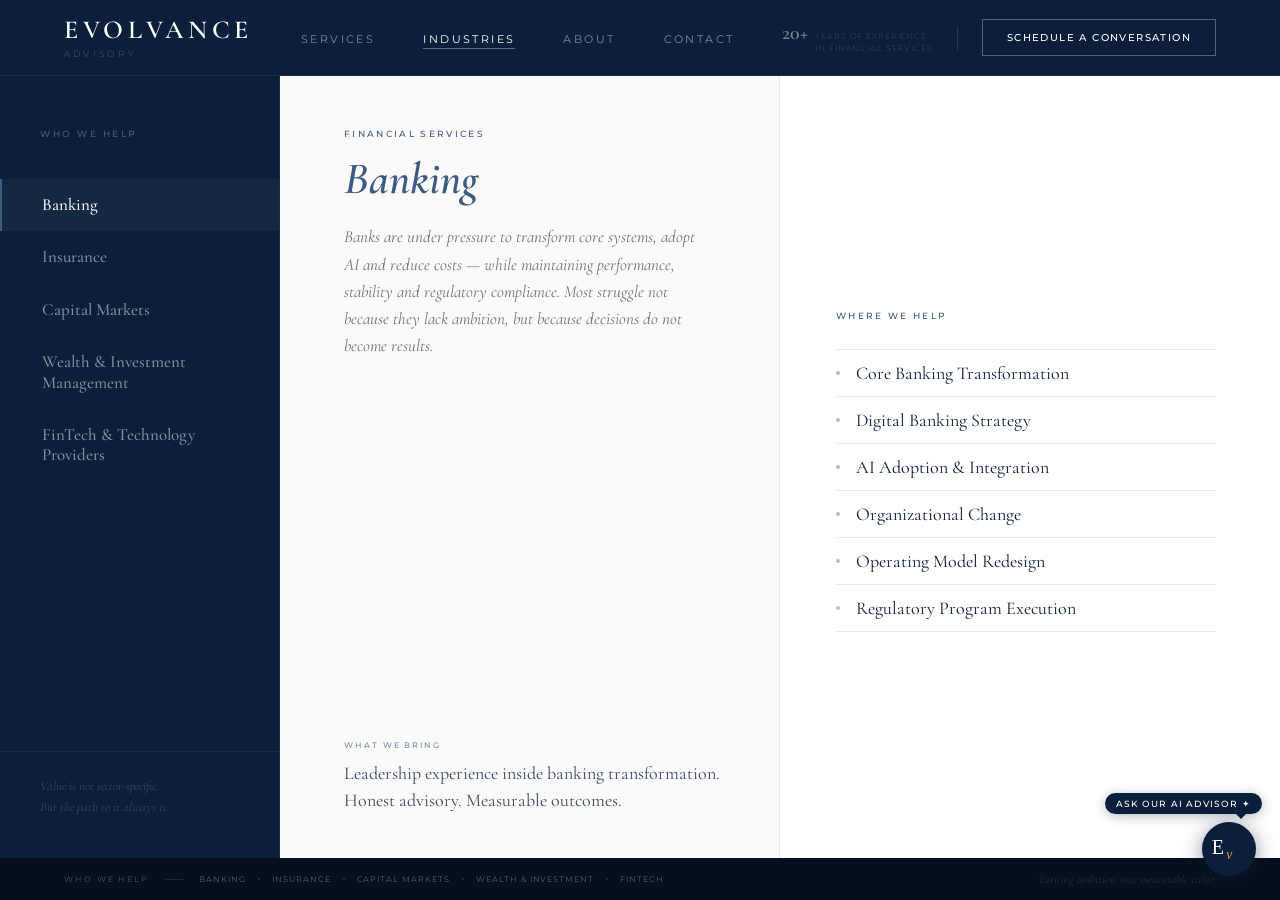
<file: industries/index.html>
<!DOCTYPE html>
<html lang="en">
<head>
  <meta charset="UTF-8" />
  <meta name="viewport" content="width=device-width, initial-scale=1.0" />
  <title>Industries — Evolvance Advisory</title>
  <link rel="preconnect" href="https://fonts.googleapis.com" />
  <link rel="preconnect" href="https://fonts.gstatic.com" crossorigin />
  <link href="https://fonts.googleapis.com/css2?family=Cormorant+Garamond:ital,wght@0,400;0,500;0,600;1,400;1,500&family=Montserrat:wght@300;400;500;600&display=swap" rel="stylesheet" />
  <style>
    *, *::before, *::after { box-sizing: border-box; margin: 0; padding: 0; }
    :root {
      --navy:#0B1F3A; --slate:#3E5A80; --charcoal:#111827;
      --gray:#E6E8EC; --offwhite:#FAFAFB; --white:#FFFFFF;
      --serif:'Cormorant Garamond',Georgia,serif;
      --sans:'Montserrat',system-ui,sans-serif;
      --nav-h:76px; --bar-h:42px;
    }
    html, body { height:100%; overflow:hidden; font-family:var(--sans); -webkit-font-smoothing:antialiased; }

    @keyframes fadeUp { from { opacity:0; transform:translateY(14px); } to { opacity:1; transform:translateY(0); } }
    @keyframes fadeIn { from { opacity:0; } to { opacity:1; } }
    @keyframes slideInLeft { from { opacity:0; transform:translateX(-20px); } to { opacity:1; transform:translateX(0); } }

    nav { position:fixed; top:0; left:0; right:0; z-index:200; height:var(--nav-h); display:flex; align-items:center; justify-content:space-between; padding:0 64px; background:var(--navy); border-bottom:1px solid rgba(255,255,255,0.07); animation:fadeIn 0.5s ease both; }
    .nav-logo { display:flex; flex-direction:column; line-height:1; text-decoration:none; }
    .nav-logo-primary { font-family:var(--serif); font-weight:600; font-size:26px; letter-spacing:0.18em; color:var(--white); text-transform:uppercase; }
    .nav-logo-secondary { font-family:var(--sans); font-weight:300; font-size:9px; letter-spacing:0.36em; color:rgba(255,255,255,0.28); text-transform:uppercase; margin-top:6px; }
    .nav-links { display:flex; align-items:center; gap:48px; list-style:none; }
    .nav-links a { font-family:var(--sans); font-size:11px; font-weight:400; letter-spacing:0.22em; text-transform:uppercase; color:rgba(255,255,255,0.48); text-decoration:none; transition:color 0.25s; position:relative; }
    .nav-links a::after { content:''; position:absolute; bottom:-3px; left:0; right:0; height:1px; background:var(--white); opacity:0; transform:scaleX(0); transform-origin:left; transition:transform 0.25s ease, opacity 0.25s; }
    .nav-links a:hover, .nav-links a.active { color:var(--white); }
    .nav-links a:hover::after, .nav-links a.active::after { transform:scaleX(1); opacity:0.35; }
    .nav-right { display:flex; align-items:center; gap:24px; }
    .nav-exp { display:flex; align-items:baseline; gap:7px; }
    .nav-exp-num { font-family:var(--serif); font-weight:600; font-size:20px; color:rgba(255,255,255,0.45); }
    .nav-exp-text { font-family:var(--sans); font-size:8px; font-weight:300; letter-spacing:0.11em; text-transform:uppercase; color:rgba(255,255,255,0.20); line-height:1.5; }
    .nav-vsep { width:1px; height:24px; background:rgba(255,255,255,0.12); }
    .nav-cta { font-family:var(--sans); font-size:10px; font-weight:500; letter-spacing:0.14em; text-transform:uppercase; color:var(--white); text-decoration:none; border:1px solid rgba(255,255,255,0.30); padding:11px 24px; white-space:nowrap; position:relative; overflow:hidden; transition:border-color 0.3s; }
    .nav-cta::before { content:''; position:absolute; inset:0; background:rgba(255,255,255,0.08); transform:translateX(-100%); transition:transform 0.3s ease; }
    .nav-cta:hover { border-color:rgba(255,255,255,0.6); }
    .nav-cta:hover::before { transform:translateX(0); }
    .nav-hamburger { display:none; flex-direction:column; gap:5px; cursor:pointer; padding:6px; background:none; border:none; }
    .nav-hamburger span { display:block; width:24px; height:2px; background:rgba(255,255,255,0.8); border-radius:1px; }

    .mobile-menu {
      display:none; position:fixed; inset:0; z-index:300;
      background:var(--navy);
      flex-direction:column; justify-content:center; align-items:center;
      padding-bottom:40px;
    }
    .mobile-menu.open { display:flex; }
    .mobile-menu a {
      font-family:var(--serif); font-weight:300; font-size:36px;
      color:rgba(255,255,255,0.6); text-decoration:none;
      padding:12px 0; letter-spacing:0.04em; text-align:center;
      transition:color 0.25s;
      opacity:0; transform:translateY(10px);
    }
    .mobile-menu.open a { opacity:1; transform:translateY(0); }
    .mobile-menu.open a:nth-child(2) { transition:color 0.25s, opacity 0.4s 0.06s, transform 0.4s 0.06s; }
    .mobile-menu.open a:nth-child(3) { transition:color 0.25s, opacity 0.4s 0.13s, transform 0.4s 0.13s; }
    .mobile-menu.open a:nth-child(4) { transition:color 0.25s, opacity 0.4s 0.20s, transform 0.4s 0.20s; }
    .mobile-menu.open a:nth-child(5) { transition:color 0.25s, opacity 0.4s 0.27s, transform 0.4s 0.27s; }
    .mobile-menu.open a:nth-child(6) { transition:color 0.25s, opacity 0.4s 0.34s, transform 0.4s 0.34s; }
    .mobile-menu a:hover { color:var(--white); }
    .mobile-menu-cta {
      font-family:var(--sans) !important; font-size:10px !important;
      font-weight:500 !important; letter-spacing:0.18em !important;
      text-transform:uppercase !important;
      color:rgba(255,255,255,0.38) !important;
      padding:14px 28px !important; margin-top:24px !important;
      border:1px solid rgba(255,255,255,0.18) !important;
    }
    .mobile-menu-close {
      position:absolute; top:16px; right:16px;
      background:none; border:none; cursor:pointer;
      width:44px; height:44px; display:flex; align-items:center; justify-content:center;
    }
    .mobile-menu-close::before, .mobile-menu-close::after {
      content:''; position:absolute; width:18px; height:1px; background:rgba(255,255,255,0.4);
    }
    .mobile-menu-close::before { transform:rotate(45deg); }
    .mobile-menu-close::after { transform:rotate(-45deg); }

    .page { position:fixed; top:var(--nav-h); left:0; right:0; bottom:var(--bar-h); display:grid; grid-template-columns:280px 1fr; }

    .sidebar { background:var(--navy); display:flex; flex-direction:column; justify-content:space-between; padding:52px 0 40px; border-right:1px solid rgba(255,255,255,0.07); animation:slideInLeft 0.6s ease 0.1s both; }
    .sidebar-eyebrow { font-family:var(--sans); font-size:9px; font-weight:500; letter-spacing:0.28em; text-transform:uppercase; color:rgba(255,255,255,0.28); padding:0 40px; margin-bottom:40px; display:block; animation:fadeIn 0.5s ease 0.3s both; }
    .tab-list { display:flex; flex-direction:column; }
    .tab { display:flex; flex-direction:column; padding:16px 40px; cursor:pointer; border-left:2px solid transparent; transition:background 0.2s, border-color 0.2s; gap:4px; }
    .tab:hover { background:rgba(255,255,255,0.03); }
    .tab.active { border-left-color:var(--slate); background:rgba(255,255,255,0.04); }
    .tab-name { font-family:var(--serif); font-weight:500; font-size:17px; color:rgba(255,255,255,0.5); transition:color 0.2s; line-height:1.2; }
    .tab.active .tab-name { color:var(--white); }
    .tab:hover .tab-name { color:rgba(255,255,255,0.8); }
    .sidebar-bottom { padding:0 40px; border-top:1px solid rgba(255,255,255,0.06); padding-top:24px; }
    .sidebar-quote { font-family:var(--serif); font-style:italic; font-size:13px; line-height:1.6; color:rgba(255,255,255,0.18); }

    .content { position:relative; overflow:hidden; }
    .panel { position:absolute; inset:0; display:grid; grid-template-columns:1fr 1fr; opacity:0; pointer-events:none; }
    .panel.active { opacity:1; pointer-events:all; }
    .panel.active.entry .panel-left { animation:fadeUp 0.55s ease 0.2s both; }
    .panel.active.entry .panel-right { animation:fadeUp 0.55s ease 0.35s both; }

    .panel-left { display:flex; flex-direction:column; justify-content:space-between; padding:52px 56px 44px 64px; background:var(--offwhite); border-right:1px solid var(--gray); }
    .panel-label { font-family:var(--sans); font-size:9px; font-weight:500; letter-spacing:0.26em; text-transform:uppercase; color:var(--slate); display:block; margin-bottom:16px; }
    .panel-title { font-family:var(--serif); font-weight:600; font-size:clamp(32px,3.5vw,48px); line-height:1.08; color:var(--navy); margin-bottom:20px; }
    .panel-title em { font-style:italic; color:var(--slate); }
    .panel-challenge { font-family:var(--serif); font-style:italic; font-size:17px; line-height:1.6; color:var(--charcoal); opacity:0.6; max-width:360px; }
    .panel-outcome-label { font-family:var(--sans); font-size:8px; font-weight:500; letter-spacing:0.24em; text-transform:uppercase; color:var(--slate); opacity:0.7; display:block; margin-bottom:10px; }
    .panel-outcome { font-family:var(--serif); font-size:18px; line-height:1.5; color:var(--navy); opacity:0.8; }

    .panel-right { display:flex; flex-direction:column; justify-content:center; padding:52px 64px 44px 56px; background:var(--white); }
    .areas-label { font-family:var(--sans); font-size:9px; font-weight:500; letter-spacing:0.26em; text-transform:uppercase; color:var(--slate); display:block; margin-bottom:28px; }
    .areas-list { display:flex; flex-direction:column; }
    .area-item { display:flex; align-items:center; gap:16px; padding:14px 0; border-bottom:1px solid var(--gray); transition:padding-left 0.2s; }
    .area-item:first-child { border-top:1px solid var(--gray); }
    .area-item:hover { padding-left:6px; }
    .area-item:hover .area-name { color:var(--slate); }
    .area-dot { width:4px; height:4px; background:var(--slate); border-radius:50%; opacity:0.4; flex-shrink:0; }
    .area-name { font-family:var(--serif); font-size:18px; color:var(--navy); line-height:1; transition:color 0.2s; }

    .bottom-bar { position:fixed; bottom:0; left:0; right:0; height:var(--bar-h); background:#060f1d; display:flex; align-items:center; justify-content:space-between; padding:0 64px; animation:fadeIn 0.5s ease 0.5s both; }
    .bar-left { display:flex; align-items:center; gap:16px; }
    .bar-label { font-family:var(--sans); font-size:8px; font-weight:500; letter-spacing:0.24em; text-transform:uppercase; color:rgba(255,255,255,0.22); white-space:nowrap; }
    .bar-sep { width:18px; height:1px; background:var(--slate); opacity:0.35; }
    .bar-list { display:flex; align-items:center; gap:12px; }
    .bar-item { font-family:var(--sans); font-size:8px; font-weight:400; letter-spacing:0.12em; text-transform:uppercase; color:rgba(255,255,255,0.34); }
    .bar-dot { width:2px; height:2px; background:rgba(255,255,255,0.15); border-radius:50%; }
    .bar-tagline { font-family:var(--serif); font-style:italic; font-size:12px; color:rgba(255,255,255,0.13); }

    @media (max-width: 768px) {
      :root { --nav-h:60px; }
      nav { padding:0 20px; }
      .nav-logo-primary { font-size:20px; }
      .nav-logo-secondary { font-size:7px; }
      .nav-links, .nav-exp, .nav-vsep, .nav-cta { display:none; }
      .nav-hamburger { display:flex; }
      html, body { overflow:auto; height:auto; }
      .page { position:relative; top:auto; left:auto; right:auto; bottom:auto; display:block; margin-top:60px; }
      .sidebar { position:relative; width:100%; height:auto; padding:16px 0 0; border-right:none; border-bottom:1px solid rgba(255,255,255,0.07); animation:none; }
      .sidebar-eyebrow { padding:0 20px; margin-bottom:12px; animation:none; }
      .tab-list { flex-direction:row; overflow-x:auto; padding:0 16px 10px; -webkit-overflow-scrolling:touch; }
      .tab { padding:8px 14px; border-left:none; border-bottom:2px solid transparent; white-space:nowrap; }
      .tab.active { border-left:none; border-bottom-color:var(--slate); background:rgba(255,255,255,0.04); }
      .tab-name { font-size:12px; }
      .sidebar-bottom { display:none; }
      .content { position:relative; height:auto; }
      .panel { position:relative; display:none; grid-template-columns:1fr; opacity:1; pointer-events:all; }
      .panel.active { display:flex; flex-direction:column; }
      .panel.active.entry .panel-left, .panel.active.entry .panel-right { animation:none; }
      .panel-left { padding:20px; border-right:none; border-bottom:1px solid var(--gray); justify-content:flex-start; gap:10px; }
      .panel-label { font-size:8px; margin-bottom:0; }
      .panel-title { font-size:26px; line-height:1.1; margin-bottom:0; }
      .panel-challenge { font-size:12px; line-height:1.55; }
      .panel-outcome-label { font-size:8px; margin-top:12px; margin-bottom:6px; }
      .panel-outcome { font-size:15px; line-height:1.4; }
      .panel-right { padding:16px 20px 20px; }
      .areas-label { font-size:8px; margin-bottom:16px; }
      .area-item { padding:9px 0; }
      .area-name { font-size:15px; }
      .bottom-bar { position:relative; height:auto; padding:12px 20px; flex-direction:column; align-items:flex-start; gap:4px; animation:none; }
      .bar-list { flex-wrap:wrap; gap:6px; }
      .bar-tagline { display:block; font-size:11px; }
    }
    .scroll-indicator { display:none; }
    @media (max-width:768px) {
      .scroll-indicator { display:flex; align-items:center; justify-content:center; gap:6px; padding:10px 20px 16px; background:var(--navy); }
      .scroll-dot { width:5px; height:5px; border-radius:50%; background:rgba(255,255,255,0.2); transition:background 0.3s; flex-shrink:0; }
      .scroll-dot.active { background:var(--slate); }
    }
    @media (prefers-reduced-motion:reduce) { *, *::before, *::after { animation:none !important; transition:none !important; } }
  </style>
</head>
<body>
  <nav>
    <a href="../index.html" class="nav-logo">
      <span class="nav-logo-primary">Evolvance</span>
      <span class="nav-logo-secondary">Advisory</span>
    </a>
    <ul class="nav-links">
      <li><a href="../services/index.html">Services</a></li>
      <li><a href="../industries/index.html" class="active">Industries</a></li>
      <li><a href="../about/index.html">About</a></li>
      <li><a href="../contact/index.html">Contact</a></li>
    </ul>
    <div class="nav-right">
      <div class="nav-exp">
        <span class="nav-exp-num">20+</span>
        <span class="nav-exp-text">Years of experience<br>in financial services</span>
      </div>
      <div class="nav-vsep"></div>
      <a href="../contact/index.html" class="nav-cta">Schedule a Conversation</a>
      <button class="nav-hamburger" onclick="document.getElementById('mobileMenu').classList.toggle('open')" aria-label="Menu">
        <span></span><span></span><span></span>
      </button>
    </div>
  </nav>
  <div class="mobile-menu" id="mobileMenu">
    <button class="mobile-menu-close" onclick="document.getElementById('mobileMenu').classList.remove('open')" aria-label="Close menu"></button>
    <a href="../services/index.html">Services</a>
    <a href="../industries/index.html" class="active">Industries</a>
    <a href="../about/index.html">About</a>
    <a href="../contact/index.html">Contact</a>
    <a href="../contact/index.html" class="mobile-menu-cta">Schedule a Conversation</a>
  </div>

  <div class="page">
    <div class="sidebar">
      <div class="sidebar-top">
        <span class="sidebar-eyebrow">Who we help</span>
        <div class="tab-list">
          <div class="tab active" data-panel="banking"><span class="tab-name">Banking</span></div>
          <div class="tab" data-panel="insurance"><span class="tab-name">Insurance</span></div>
          <div class="tab" data-panel="capital"><span class="tab-name">Capital Markets</span></div>
          <div class="tab" data-panel="wealth"><span class="tab-name">Wealth &amp; Investment Management</span></div>
          <div class="tab" data-panel="fintech"><span class="tab-name">FinTech &amp; Technology Providers</span></div>
        </div>
      </div>
      <div class="sidebar-bottom">
        <p class="sidebar-quote">Value is not sector-specific.<br>But the path to it always is.</p>
      </div>
    </div>
    <div class="scroll-indicator" id="scrollIndicator">
      <span class="scroll-dot active" data-index="0"></span>
      <span class="scroll-dot" data-index="1"></span>
      <span class="scroll-dot" data-index="2"></span>
      <span class="scroll-dot" data-index="3"></span>
      <span class="scroll-dot" data-index="4"></span>
    </div>

    <div class="content">
      <div class="panel active entry" id="panel-banking">
        <div class="panel-left">
          <div>
            <span class="panel-label">Financial Services</span>
            <h2 class="panel-title"><em>Banking</em></h2>
            <p class="panel-challenge">Banks are under pressure to transform core systems, adopt AI and reduce costs — while maintaining performance, stability and regulatory compliance. Most struggle not because they lack ambition, but because decisions do not become results.</p>
          </div>
          <div>
            <span class="panel-outcome-label">What we bring</span>
            <p class="panel-outcome">Leadership experience inside banking transformation. Honest advisory. Measurable outcomes.</p>
          </div>
        </div>
        <div class="panel-right">
          <span class="areas-label">Where we help</span>
          <div class="areas-list">
            <div class="area-item"><span class="area-dot"></span><span class="area-name">Core Banking Transformation</span></div>
            <div class="area-item"><span class="area-dot"></span><span class="area-name">Digital Banking Strategy</span></div>
            <div class="area-item"><span class="area-dot"></span><span class="area-name">AI Adoption &amp; Integration</span></div>
            <div class="area-item"><span class="area-dot"></span><span class="area-name">Organizational Change</span></div>
            <div class="area-item"><span class="area-dot"></span><span class="area-name">Operating Model Redesign</span></div>
            <div class="area-item"><span class="area-dot"></span><span class="area-name">Regulatory Program Execution</span></div>
          </div>
        </div>
      </div>

      <div class="panel" id="panel-insurance">
        <div class="panel-left">
          <div>
            <span class="panel-label">Financial Services</span>
            <h2 class="panel-title"><em>Insurance</em></h2>
            <p class="panel-challenge">Insurers face a profound shift — in customer expectations, distribution models and the role of data and AI. Transformation is no longer optional. The question is whether it creates value or just consumes it.</p>
          </div>
          <div>
            <span class="panel-outcome-label">What we bring</span>
            <p class="panel-outcome">Clarity on where to focus. Leadership to execute. Results that justify the investment.</p>
          </div>
        </div>
        <div class="panel-right">
          <span class="areas-label">Where we help</span>
          <div class="areas-list">
            <div class="area-item"><span class="area-dot"></span><span class="area-name">Technology Modernization</span></div>
            <div class="area-item"><span class="area-dot"></span><span class="area-name">Distribution Transformation</span></div>
            <div class="area-item"><span class="area-dot"></span><span class="area-name">Data &amp; AI Strategy</span></div>
            <div class="area-item"><span class="area-dot"></span><span class="area-name">Operating Model Transformation</span></div>
            <div class="area-item"><span class="area-dot"></span><span class="area-name">Customer Experience Programs</span></div>
            <div class="area-item"><span class="area-dot"></span><span class="area-name">Change Leadership</span></div>
          </div>
        </div>
      </div>

      <div class="panel" id="panel-capital">
        <div class="panel-left">
          <div>
            <span class="panel-label">Financial Services</span>
            <h2 class="panel-title">Capital<br><em>Markets</em></h2>
            <p class="panel-challenge">Capital markets firms navigate complex technology investments, evolving regulatory demands and the pressure to reduce operational costs. Execution discipline is everything — and rarely enough.</p>
          </div>
          <div>
            <span class="panel-outcome-label">What we bring</span>
            <p class="panel-outcome">Governance that works. Execution that delivers. Value that is measurable.</p>
          </div>
        </div>
        <div class="panel-right">
          <span class="areas-label">Where we help</span>
          <div class="areas-list">
            <div class="area-item"><span class="area-dot"></span><span class="area-name">Post-Trade Transformation</span></div>
            <div class="area-item"><span class="area-dot"></span><span class="area-name">Technology Investment Prioritization</span></div>
            <div class="area-item"><span class="area-dot"></span><span class="area-name">Program Governance</span></div>
            <div class="area-item"><span class="area-dot"></span><span class="area-name">Regulatory Program Execution</span></div>
            <div class="area-item"><span class="area-dot"></span><span class="area-name">Operational Efficiency</span></div>
            <div class="area-item"><span class="area-dot"></span><span class="area-name">AI &amp; Data Integration</span></div>
          </div>
        </div>
      </div>

      <div class="panel" id="panel-wealth">
        <div class="panel-left">
          <div>
            <span class="panel-label">Financial Services</span>
            <h2 class="panel-title">Wealth &amp; Investment<br><em>Management</em></h2>
            <p class="panel-challenge">Wealth and asset managers are redefining how they serve clients, leverage technology and compete for the next generation of investors. The stakes are high. The margin for poor execution is low.</p>
          </div>
          <div>
            <span class="panel-outcome-label">What we bring</span>
            <p class="panel-outcome">Strategic clarity. Execution discipline. Client experience that creates lasting value.</p>
          </div>
        </div>
        <div class="panel-right">
          <span class="areas-label">Where we help</span>
          <div class="areas-list">
            <div class="area-item"><span class="area-dot"></span><span class="area-name">Client Experience Transformation</span></div>
            <div class="area-item"><span class="area-dot"></span><span class="area-name">Platform Modernization</span></div>
            <div class="area-item"><span class="area-dot"></span><span class="area-name">Digital Advisory Strategy</span></div>
            <div class="area-item"><span class="area-dot"></span><span class="area-name">AI &amp; Data Strategy</span></div>
            <div class="area-item"><span class="area-dot"></span><span class="area-name">Growth Program Leadership</span></div>
            <div class="area-item"><span class="area-dot"></span><span class="area-name">Operating Model Evolution</span></div>
          </div>
        </div>
      </div>

      <div class="panel" id="panel-fintech">
        <div class="panel-left">
          <div>
            <span class="panel-label">Technology Providers</span>
            <h2 class="panel-title">FinTech &amp;<br><em>Technology Providers</em></h2>
            <p class="panel-challenge">FinTechs and technology providers serving financial institutions move fast — but enterprise readiness, go-to-market discipline and the ability to scale require a different kind of thinking.</p>
          </div>
          <div>
            <span class="panel-outcome-label">What we bring</span>
            <p class="panel-outcome">Industry credibility. Go-to-market sharpness. The confidence to scale with purpose.</p>
          </div>
        </div>
        <div class="panel-right">
          <span class="areas-label">Where we help</span>
          <div class="areas-list">
            <div class="area-item"><span class="area-dot"></span><span class="area-name">Go-to-Market Strategy</span></div>
            <div class="area-item"><span class="area-dot"></span><span class="area-name">Enterprise Readiness</span></div>
            <div class="area-item"><span class="area-dot"></span><span class="area-name">Product Positioning</span></div>
            <div class="area-item"><span class="area-dot"></span><span class="area-name">Partnership Strategy</span></div>
            <div class="area-item"><span class="area-dot"></span><span class="area-name">Growth Acceleration</span></div>
            <div class="area-item"><span class="area-dot"></span><span class="area-name">Investor &amp; Board Readiness</span></div>
          </div>
        </div>
      </div>
    </div>
  </div>

  <div class="bottom-bar">
    <div class="bar-left">
      <span class="bar-label">Who we help</span>
      <div class="bar-sep"></div>
      <div class="bar-list">
        <span class="bar-item">Banking</span><span class="bar-dot"></span>
        <span class="bar-item">Insurance</span><span class="bar-dot"></span>
        <span class="bar-item">Capital Markets</span><span class="bar-dot"></span>
        <span class="bar-item">Wealth &amp; Investment</span><span class="bar-dot"></span>
        <span class="bar-item">FinTech</span>
      </div>
    </div>
    <span class="bar-tagline">Turning ambition into measurable value.</span>
  </div>

  <script>
    const tabs = document.querySelectorAll('.tab');
    const dots = document.querySelectorAll('.scroll-dot');
    const tabOrder = ['banking','insurance','capital','wealth','fintech'];

    function updateDots(panelId) {
      const idx = tabOrder.indexOf(panelId);
      dots.forEach((d,i) => d.classList.toggle('active', i === idx));
    }

    tabs.forEach(tab => {
      tab.addEventListener('click', () => {
        const target = tab.dataset.panel;
        const current = document.querySelector('.panel.active');
        const next = document.getElementById('panel-' + target);
        if (current === next) return;

        current.style.transition = 'opacity 0.18s ease, transform 0.18s ease';
        current.style.transform = 'translateY(-10px)';
        current.style.opacity = '0';

        setTimeout(() => {
          current.classList.remove('active');
          current.style.transition = '';
          current.style.transform = '';
          current.style.opacity = '';

          next.classList.add('active');
          next.style.opacity = '0';
          next.style.transform = 'translateY(12px)';
          next.style.transition = 'opacity 0.22s ease, transform 0.22s ease';

          requestAnimationFrame(() => requestAnimationFrame(() => {
            next.style.opacity = '1';
            next.style.transform = 'translateY(0)';
          }));

          setTimeout(() => {
            next.style.transition = '';
            next.style.transform = '';
            next.style.opacity = '';
          }, 250);
        }, 180);

        tabs.forEach(t => t.classList.remove('active'));
        tab.classList.add('active');
        updateDots(target);
      });
    });
  </script>
  <!-- ===== EVOLVANCE AI CHATBOX ===== -->
    <style>
    @keyframes ev-pulse{0%{box-shadow:0 0 0 0 rgba(201,168,76,0.6)}70%{box-shadow:0 0 0 14px rgba(201,168,76,0)}100%{box-shadow:0 0 0 0 rgba(201,168,76,0)}}
    @keyframes ev-wiggle{0%,100%{transform:rotate(0)scale(1)}15%{transform:rotate(-8deg)scale(1.08)}30%{transform:rotate(8deg)scale(1.08)}45%{transform:rotate(-5deg)scale(1.05)}60%{transform:rotate(5deg)scale(1.05)}}
    @keyframes ev-tdot{0%,60%,100%{transform:translateY(0);opacity:0.4}30%{transform:translateY(-5px);opacity:1}}
    #ev-toggle{position:fixed;bottom:24px;right:24px;width:54px;height:54px;background:#0B1F3A;border-radius:50%;border:none;cursor:pointer;display:flex;align-items:center;justify-content:center;box-shadow:0 4px 20px rgba(11,31,58,0.5);z-index:9999;animation:ev-pulse 2.2s infinite;padding:0}
    #ev-lbl{position:fixed;bottom:86px;right:18px;background:#0B1F3A;color:#fff;font-family:"Montserrat",sans-serif;font-size:9px;font-weight:500;letter-spacing:1.2px;text-transform:uppercase;padding:5px 11px;border-radius:20px;white-space:nowrap;box-shadow:0 2px 12px rgba(11,31,58,0.3);z-index:9998;animation:ev-pulse 2.2s infinite 0.6s;cursor:pointer}
    #ev-lbl::after{content:"";position:absolute;bottom:-5px;right:16px;width:0;height:0;border-left:5px solid transparent;border-right:5px solid transparent;border-top:5px solid #0B1F3A}
    #ev-win{position:fixed;bottom:90px;right:24px;width:345px;background:#fff;border-radius:16px;box-shadow:0 12px 48px rgba(11,31,58,0.16),0 2px 8px rgba(0,0,0,0.06);display:flex;flex-direction:column;overflow:hidden;z-index:9998;opacity:0;pointer-events:none;transform:translateY(14px) scale(0.97);transition:opacity 0.26s ease,transform 0.26s ease;font-family:"Montserrat",system-ui,sans-serif}
    #ev-win.ev-open{opacity:1;pointer-events:all;transform:translateY(0) scale(1)}
    @media(max-width:768px){#ev-win{bottom:0;right:0;left:0;width:100%;max-height:88vh;border-radius:18px 18px 0 0;transform:translateY(30px)}#ev-win.ev-open{transform:translateY(0)}#ev-toggle{bottom:16px;right:16px;width:50px;height:50px}#ev-lbl{bottom:74px;right:10px;font-size:8px}}
    .ev-hdr{background:#0B1F3A;padding:14px 16px 12px;display:flex;align-items:center;gap:11px;border-radius:16px 16px 0 0}
    @media(max-width:768px){.ev-hdr{border-radius:18px 18px 0 0}}
    .ev-hicon{width:36px;height:36px;background:rgba(201,168,76,0.1);border:1px solid rgba(201,168,76,0.35);border-radius:9px;display:flex;align-items:center;justify-content:center;flex-shrink:0}
    .ev-hn{color:#fff;font-size:10px;font-weight:600;letter-spacing:2px;text-transform:uppercase}
    .ev-hs{color:rgba(255,255,255,0.45);font-size:9px;margin-top:2px;display:flex;align-items:center;gap:4px;letter-spacing:0.5px}
    .ev-dot{width:5px;height:5px;background:#4caf80;border-radius:50%;display:inline-block;flex-shrink:0}
    .ev-x{background:none;border:none;cursor:pointer;color:rgba(255,255,255,0.35);font-size:20px;line-height:1;padding:0;margin-left:auto;transition:color 0.15s}
    .ev-x:hover{color:#fff}
    .ev-gld{height:1px;background:linear-gradient(90deg,rgba(201,168,76,0.5),rgba(201,168,76,0.03))}
    .ev-msgs{overflow-y:auto;padding:14px 14px 8px;display:flex;flex-direction:column;gap:10px;background:#FAFAFB;min-height:190px;max-height:280px}
    @media(max-width:768px){.ev-msgs{max-height:none;flex:1}}
    .ev-msgs::-webkit-scrollbar{width:3px}.ev-msgs::-webkit-scrollbar-thumb{background:#ddd;border-radius:3px}
    .ev-m{display:flex;gap:8px;align-items:flex-end}.ev-m.eu{flex-direction:row-reverse}
    .ev-av{width:26px;height:26px;background:#0B1F3A;border-radius:6px;display:flex;align-items:center;justify-content:center;flex-shrink:0}
    .ev-bbl{max-width:83%;padding:9px 12px;border-radius:12px;font-size:12.5px;line-height:1.58;color:#111827}
    .ev-m.eb .ev-bbl{background:#fff;border:1px solid #E6E8EC;border-bottom-left-radius:3px}
    .ev-m.eu .ev-bbl{background:#0B1F3A;color:#fff;border-bottom-right-radius:3px;font-size:12px}
    .ev-dots-w{display:flex;gap:4px;padding:3px 0}
    .ev-dots-w span{width:6px;height:6px;background:#c9a84c;border-radius:50%;animation:ev-tdot 1.2s infinite}
    .ev-dots-w span:nth-child(2){animation-delay:0.2s}.ev-dots-w span:nth-child(3){animation-delay:0.4s}
    .ev-qs{padding:8px 12px 6px;display:flex;gap:6px;flex-wrap:wrap;background:#FAFAFB;border-top:1px solid #eee}
    .ev-qb{background:none;border:1px solid #0B1F3A;color:#0B1F3A;font-family:"Montserrat",sans-serif;font-size:9px;font-weight:500;letter-spacing:0.9px;text-transform:uppercase;padding:5px 10px;border-radius:20px;cursor:pointer;transition:all 0.15s}
    .ev-qb:hover,.ev-qb:active{background:#0B1F3A;color:#fff}
    .ev-iw{padding:10px 11px 12px;background:#fff;border-top:1px solid #ececea;display:flex;gap:7px;align-items:flex-end}
    @media(max-width:768px){.ev-iw{padding-bottom:20px}}
    #ev-inp{flex:1;border:1px solid #E6E8EC;border-radius:8px;padding:8px 11px;font-family:"Montserrat",sans-serif;font-size:12px;color:#111827;resize:none;outline:none;line-height:1.4;max-height:78px;overflow-y:auto;background:#FAFAFB;transition:border-color 0.15s}
    #ev-inp:focus{border-color:#0B1F3A}#ev-inp::placeholder{color:#b0b0a8;font-size:11px}
    #ev-snd{width:34px;height:34px;background:#0B1F3A;border:none;border-radius:8px;cursor:pointer;display:flex;align-items:center;justify-content:center;flex-shrink:0;transition:background 0.15s,transform 0.1s}
    #ev-snd:hover{background:#1a3560}#ev-snd:active{transform:scale(0.92)}
    .ev-ftr{text-align:center;padding:4px 12px 9px;font-family:"Montserrat",sans-serif;font-size:8px;color:#c5c4bc;letter-spacing:0.8px;text-transform:uppercase;background:#fff}
    .ev-lead{background:#fff;border:1px solid #E6E8EC;border-radius:12px;padding:12px;margin-top:2px}
    .ev-lead-row{margin-bottom:8px}
    .ev-lead-row:last-of-type{margin-bottom:10px}
    .ev-lead label{display:block;font-family:"Montserrat",sans-serif;font-size:9px;font-weight:600;letter-spacing:0.8px;text-transform:uppercase;color:#0B1F3A;margin-bottom:4px}
    .ev-lead input{width:100%;border:1px solid #E6E8EC;border-radius:7px;padding:7px 10px;font-family:"Montserrat",sans-serif;font-size:12px;color:#111827;outline:none;background:#FAFAFB;box-sizing:border-box}
    .ev-lead input:focus{border-color:#0B1F3A}
    .ev-lead-btn{width:100%;background:#0B1F3A;color:#fff;border:none;border-radius:8px;padding:9px;font-family:"Montserrat",sans-serif;font-size:10px;font-weight:600;letter-spacing:1px;text-transform:uppercase;cursor:pointer;transition:background 0.15s}
    .ev-lead-btn:hover{background:#1a3560}
    .ev-lead-skip{width:100%;background:none;border:none;color:#9a9a92;font-family:"Montserrat",sans-serif;font-size:9.5px;text-align:center;padding:7px 0 0;cursor:pointer;text-decoration:underline}
    .ev-lead-success{font-family:"Montserrat",sans-serif;font-size:12px;color:#0B1F3A;text-align:center;padding:6px 4px}
  </style>

  <div id="ev-lbl" onclick="evToggle()">Ask our AI advisor ✦</div>
  <button id="ev-toggle" onclick="evToggle()" aria-label="Open AI Advisor">
    <svg viewBox="0 0 44 44" width="40" height="40"><text x="3" y="28" font-family="Georgia,serif" font-size="22" fill="white">E</text><text x="19" y="33" font-family="Georgia,serif" font-size="15" fill="#c9a84c" font-style="italic">v</text></svg>
  </button>

  <div id="ev-win" role="dialog" aria-label="Evolvance AI Advisor">
    <div class="ev-hdr">
      <div class="ev-hicon"><svg viewBox="0 0 36 36" width="36" height="36"><text x="2" y="24" font-family="Georgia,serif" font-size="18" fill="white">E</text><text x="15" y="28" font-family="Georgia,serif" font-size="13" fill="#c9a84c" font-style="italic">v</text></svg></div>
      <div><div class="ev-hn">Evolvance Advisory</div><div class="ev-hs"><span class="ev-dot"></span>AI Advisor available</div></div>
      <button class="ev-x" onclick="evToggle()" aria-label="Close">×</button>
    </div>
    <div class="ev-gld"></div>
    <div class="ev-msgs" id="ev-msgs">
      <div class="ev-m eb">
        <div class="ev-av"><svg viewBox="0 0 26 26" width="26" height="26"><text x="1" y="18" font-family="Georgia,serif" font-size="13" fill="white">E</text><text x="10" y="21" font-family="Georgia,serif" font-size="9" fill="#c9a84c" font-style="italic">v</text></svg></div>
        <div class="ev-bbl">Hey there! Happy to help with anything Evolvance ✦</div>
      </div>
    </div>
    <div class="ev-qs" id="ev-qs">
      <button class="ev-qb" data-q="What are your services?">Services</button>
      <button class="ev-qb" data-q="Which industries do you cover?">Industries</button>
      <button class="ev-qb" data-q="I'd like to schedule a conversation">Book a call</button>
    </div>
    <div class="ev-iw">
      <textarea id="ev-inp" rows="1" placeholder="Your message..."></textarea>
      <button id="ev-snd" aria-label="Send"><svg width="14" height="14" viewBox="0 0 24 24" fill="none"><path d="M22 2L11 13" stroke="white" stroke-width="2.2" stroke-linecap="round"/><path d="M22 2L15 22L11 13L2 9L22 2Z" stroke="white" stroke-width="2.2" stroke-linecap="round" stroke-linejoin="round"/></svg></button>
    </div>
    <div class="ev-ftr">Evolvance Advisory · Powered by Claude AI</div>
  </div>

  <script>
    var evOpen=false,evHist=[],evBusy=false,evMsgCount=0,evLeadShown=false,evLeadCaptured=false;
    setInterval(function(){var b=document.getElementById('ev-toggle');if(b&&!evOpen){b.style.animation='ev-wiggle 0.65s ease';setTimeout(function(){b.style.animation='ev-pulse 2.2s infinite';},700);}},6000);
    window.evToggle=function(){evOpen=!evOpen;document.getElementById('ev-win').classList.toggle('ev-open',evOpen);var l=document.getElementById('ev-lbl');if(evOpen){l.style.display='none';setTimeout(function(){var i=document.getElementById('ev-inp');if(i)i.focus();},300);}else{l.style.display='block';}};
    document.querySelectorAll('.ev-qb').forEach(function(b){b.addEventListener('click',function(){document.getElementById('ev-inp').value=b.dataset.q;evSend();});});
    var evI=document.getElementById('ev-inp');
    evI.addEventListener('keydown',function(e){if(e.key==='Enter'&&!e.shiftKey){e.preventDefault();evSend();}});
    evI.addEventListener('input',function(){this.style.height='auto';this.style.height=Math.min(this.scrollHeight,78)+'px';});
    document.getElementById('ev-snd').addEventListener('click',evSend);
    function evAv(){return '<div class="ev-av"><svg viewBox="0 0 26 26" width="26" height="26"><text x="1" y="18" font-family="Georgia,serif" font-size="13" fill="white">E</text><text x="10" y="21" font-family="Georgia,serif" font-size="9" fill="#c9a84c" font-style="italic">v</text></svg></div>';}
    function evEsc(t){return t.replace(/&/g,'&amp;').replace(/</g,'&lt;').replace(/>/g,'&gt;');}
    function evAdd(role,txt){var c=document.getElementById('ev-msgs'),d=document.createElement('div');d.className='ev-m '+(role==='user'?'eu':'eb');d.innerHTML=role==='user'?'<div class="ev-bbl">'+evEsc(txt)+'</div>':evAv()+'<div class="ev-bbl">'+txt.replace(/\n/g,'<br>')+'</div>';c.appendChild(d);c.scrollTop=c.scrollHeight;}
    function evTyping(){var c=document.getElementById('ev-msgs'),d=document.createElement('div');d.className='ev-m eb';d.id='ev-typ';d.innerHTML=evAv()+'<div class="ev-bbl"><div class="ev-dots-w"><span></span><span></span><span></span></div></div>';c.appendChild(d);c.scrollTop=c.scrollHeight;}
    function evRm(){var e=document.getElementById('ev-typ');if(e)e.remove();}

    function evShowLeadForm(){
      if(evLeadShown||evLeadCaptured)return;
      evLeadShown=true;
      var c=document.getElementById('ev-msgs'),d=document.createElement('div');
      d.className='ev-m eb';d.id='ev-leadform';
      d.innerHTML=evAv()+'<div class="ev-lead">'
        +'<div class="ev-lead-row"><label>Name</label><input type="text" id="ev-lead-name" placeholder="Your name"></div>'
        +'<div class="ev-lead-row"><label>Company</label><input type="text" id="ev-lead-company" placeholder="Your company"></div>'
        +'<div class="ev-lead-row"><label>Email</label><input type="email" id="ev-lead-email" placeholder="you@company.com"></div>'
        +'<button class="ev-lead-btn" id="ev-lead-submit">Send my details</button>'
        +'<button class="ev-lead-skip" id="ev-lead-skip">No thanks, continue chatting</button>'
        +'</div>';
      c.appendChild(d);c.scrollTop=c.scrollHeight;
      document.getElementById('ev-lead-skip').addEventListener('click',function(){d.remove();});
      document.getElementById('ev-lead-submit').addEventListener('click',evSubmitLead);
    }

    async function evSubmitLead(){
      var name=document.getElementById('ev-lead-name').value.trim();
      var company=document.getElementById('ev-lead-company').value.trim();
      var email=document.getElementById('ev-lead-email').value.trim();
      if(!name||!email){alert('Please fill in at least your name and email.');return;}
      var btn=document.getElementById('ev-lead-submit');
      btn.disabled=true;btn.textContent='Sending...';
      try{
        await fetch('/api/lead',{method:'POST',headers:{'Content-Type':'application/json'},body:JSON.stringify({name:name,company:company,email:email,conversation:evHist})});
        var formEl=document.getElementById('ev-leadform');
        formEl.querySelector('.ev-lead').innerHTML='<div class="ev-lead-success">Thank you, '+evEsc(name)+'. Our team will reach out shortly.</div>';
        evLeadCaptured=true;
      }catch(e){
        btn.disabled=false;btn.textContent='Send my details';
        alert('Something went wrong. Please try again or email us directly.');
      }
    }

    async function evSend(){
      if(evBusy)return;
      var i=document.getElementById('ev-inp'),t=i.value.trim();if(!t)return;
      i.value='';i.style.height='auto';
      document.getElementById('ev-qs').style.display='none';
      evAdd('user',t);evHist.push({role:'user',content:t});
      evMsgCount++;
      evBusy=true;evTyping();
      try{
        var r=await fetch('/api/chat',{method:'POST',headers:{'Content-Type':'application/json'},body:JSON.stringify({messages:evHist})});
        var d=await r.json();
        var rep=d.reply||"I'm momentarily unavailable. Please contact us directly.";
        var showLead=false;
        if(rep.indexOf('[[SHOW_LEAD_FORM]]')!==-1){showLead=true;rep=rep.replace('[[SHOW_LEAD_FORM]]','').trim();}
        evRm();evAdd('bot',rep);evHist.push({role:'assistant',content:rep});
        if(showLead||(evMsgCount>=3&&!evLeadShown&&!evLeadCaptured)){evShowLeadForm();}
      }catch(e){evRm();evAdd('bot',"An error occurred. Please contact us directly.");}
      evBusy=false;
    }
  </script>

</body>
</html>
</file>
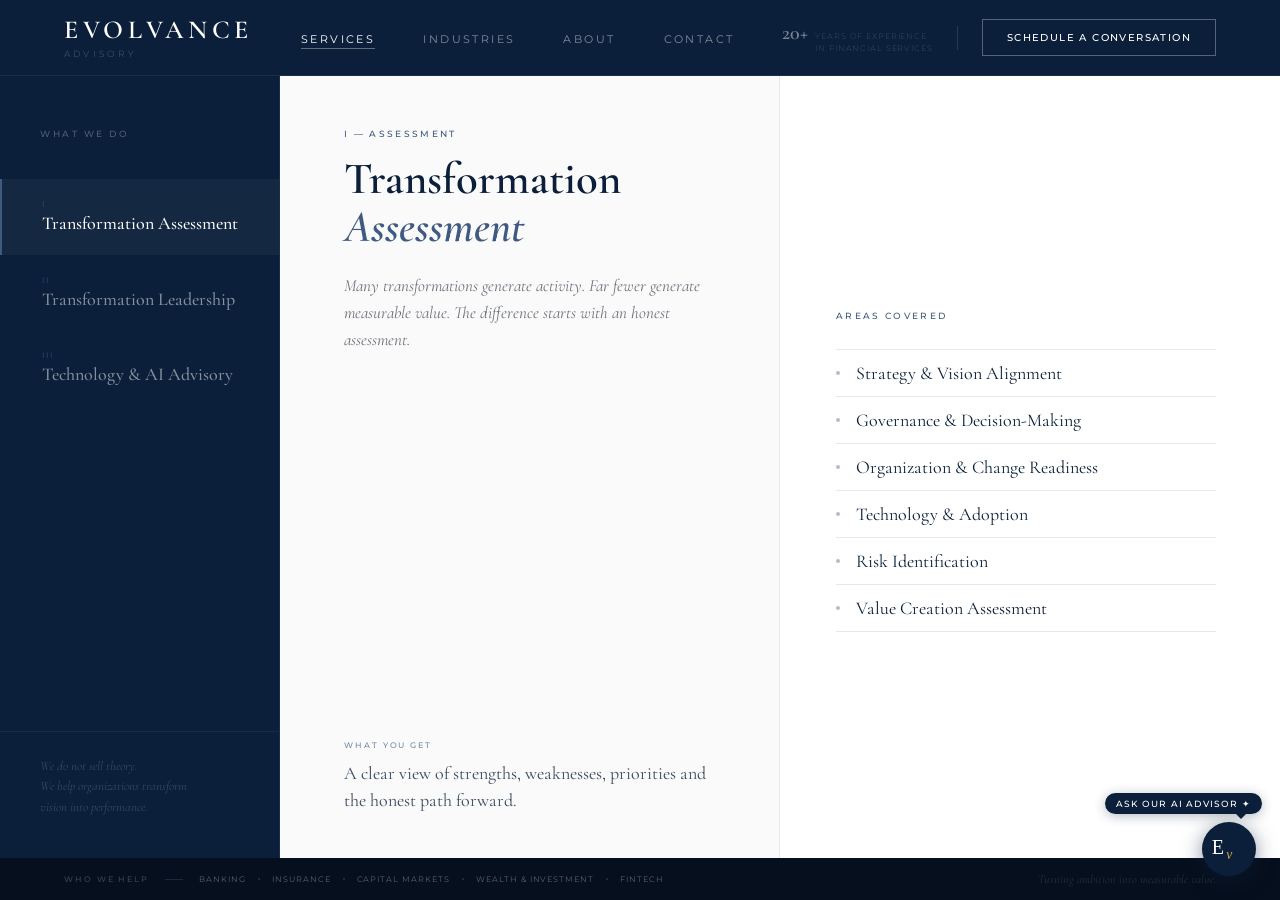
<file: services/index.html>
<!DOCTYPE html>
<html lang="en">
<head>
  <meta charset="UTF-8" />
  <meta name="viewport" content="width=device-width, initial-scale=1.0" />
  <title>Services — Evolvance Advisory</title>
  <link rel="preconnect" href="https://fonts.googleapis.com" />
  <link rel="preconnect" href="https://fonts.gstatic.com" crossorigin />
  <link href="https://fonts.googleapis.com/css2?family=Cormorant+Garamond:ital,wght@0,400;0,500;0,600;1,400;1,500&family=Montserrat:wght@300;400;500;600&display=swap" rel="stylesheet" />
  <style>
    *, *::before, *::after { box-sizing: border-box; margin: 0; padding: 0; }
    :root {
      --navy:#0B1F3A; --slate:#3E5A80; --charcoal:#111827;
      --gray:#E6E8EC; --offwhite:#FAFAFB; --white:#FFFFFF;
      --serif:'Cormorant Garamond',Georgia,serif;
      --sans:'Montserrat',system-ui,sans-serif;
      --nav-h:76px; --bar-h:42px;
    }
    html, body { height:100%; overflow:hidden; font-family:var(--sans); -webkit-font-smoothing:antialiased; }

    /* ══ KEYFRAMES ══ */
    @keyframes fadeUp { from { opacity:0; transform:translateY(14px); } to { opacity:1; transform:translateY(0); } }
    @keyframes fadeIn { from { opacity:0; } to { opacity:1; } }
    @keyframes slideInLeft { from { opacity:0; transform:translateX(-20px); } to { opacity:1; transform:translateX(0); } }

    /* ══ NAV ══ */
    nav { position:fixed; top:0; left:0; right:0; z-index:200; height:var(--nav-h); display:flex; align-items:center; justify-content:space-between; padding:0 64px; background:var(--navy); border-bottom:1px solid rgba(255,255,255,0.07); animation:fadeIn 0.5s ease both; }
    .nav-logo { display:flex; flex-direction:column; line-height:1; text-decoration:none; }
    .nav-logo-primary { font-family:var(--serif); font-weight:600; font-size:26px; letter-spacing:0.18em; color:var(--white); text-transform:uppercase; }
    .nav-logo-secondary { font-family:var(--sans); font-weight:300; font-size:9px; letter-spacing:0.36em; color:rgba(255,255,255,0.28); text-transform:uppercase; margin-top:6px; }
    .nav-links { display:flex; align-items:center; gap:48px; list-style:none; }
    .nav-links a { font-family:var(--sans); font-size:11px; font-weight:400; letter-spacing:0.22em; text-transform:uppercase; color:rgba(255,255,255,0.48); text-decoration:none; transition:color 0.25s; position:relative; }
    .nav-links a::after { content:''; position:absolute; bottom:-3px; left:0; right:0; height:1px; background:var(--white); opacity:0; transform:scaleX(0); transform-origin:left; transition:transform 0.25s ease, opacity 0.25s; }
    .nav-links a:hover, .nav-links a.active { color:var(--white); }
    .nav-links a:hover::after, .nav-links a.active::after { transform:scaleX(1); opacity:0.35; }
    .nav-right { display:flex; align-items:center; gap:24px; }
    .nav-exp { display:flex; align-items:baseline; gap:7px; }
    .nav-exp-num { font-family:var(--serif); font-weight:600; font-size:20px; color:rgba(255,255,255,0.45); }
    .nav-exp-text { font-family:var(--sans); font-size:8px; font-weight:300; letter-spacing:0.11em; text-transform:uppercase; color:rgba(255,255,255,0.20); line-height:1.5; }
    .nav-vsep { width:1px; height:24px; background:rgba(255,255,255,0.12); }
    .nav-cta { font-family:var(--sans); font-size:10px; font-weight:500; letter-spacing:0.14em; text-transform:uppercase; color:var(--white); text-decoration:none; border:1px solid rgba(255,255,255,0.30); padding:11px 24px; white-space:nowrap; position:relative; overflow:hidden; transition:border-color 0.3s; }
    .nav-cta::before { content:''; position:absolute; inset:0; background:rgba(255,255,255,0.08); transform:translateX(-100%); transition:transform 0.3s ease; }
    .nav-cta:hover { border-color:rgba(255,255,255,0.6); }
    .nav-cta:hover::before { transform:translateX(0); }
    .nav-hamburger { display:none; flex-direction:column; gap:5px; cursor:pointer; padding:6px; background:none; border:none; }
    .nav-hamburger span { display:block; width:24px; height:2px; background:rgba(255,255,255,0.8); border-radius:1px; }

    /* ══ MOBILE MENU ══ */
    .mobile-menu {
      display:none; position:fixed; inset:0; z-index:300;
      background:var(--navy);
      flex-direction:column; justify-content:center; align-items:center;
      padding-bottom:40px;
    }
    .mobile-menu.open { display:flex; }
    .mobile-menu a {
      font-family:var(--serif); font-weight:300; font-size:36px;
      color:rgba(255,255,255,0.6); text-decoration:none;
      padding:12px 0; letter-spacing:0.04em; text-align:center;
      transition:color 0.25s;
      opacity:0; transform:translateY(10px);
    }
    .mobile-menu.open a { opacity:1; transform:translateY(0); }
    .mobile-menu.open a:nth-child(2) { transition:color 0.25s, opacity 0.4s 0.06s, transform 0.4s 0.06s; }
    .mobile-menu.open a:nth-child(3) { transition:color 0.25s, opacity 0.4s 0.13s, transform 0.4s 0.13s; }
    .mobile-menu.open a:nth-child(4) { transition:color 0.25s, opacity 0.4s 0.20s, transform 0.4s 0.20s; }
    .mobile-menu.open a:nth-child(5) { transition:color 0.25s, opacity 0.4s 0.27s, transform 0.4s 0.27s; }
    .mobile-menu.open a:nth-child(6) { transition:color 0.25s, opacity 0.4s 0.34s, transform 0.4s 0.34s; }
    .mobile-menu a:hover { color:var(--white); }
    .mobile-menu-cta {
      font-family:var(--sans) !important; font-size:10px !important;
      font-weight:500 !important; letter-spacing:0.18em !important;
      text-transform:uppercase !important;
      color:rgba(255,255,255,0.38) !important;
      padding:14px 28px !important; margin-top:24px !important;
      border:1px solid rgba(255,255,255,0.18) !important;
    }
    .mobile-menu-close {
      position:absolute; top:16px; right:16px;
      background:none; border:none; cursor:pointer;
      width:44px; height:44px; display:flex; align-items:center; justify-content:center;
    }
    .mobile-menu-close::before, .mobile-menu-close::after {
      content:''; position:absolute; width:18px; height:1px; background:rgba(255,255,255,0.4);
    }
    .mobile-menu-close::before { transform:rotate(45deg); }
    .mobile-menu-close::after { transform:rotate(-45deg); }

    /* ══ PAGE ══ */
    .page { position:fixed; top:var(--nav-h); left:0; right:0; bottom:var(--bar-h); display:grid; grid-template-columns:280px 1fr; }

    /* ══ SIDEBAR ══ */
    .sidebar { background:var(--navy); display:flex; flex-direction:column; justify-content:space-between; padding:52px 0 40px; border-right:1px solid rgba(255,255,255,0.07); animation:slideInLeft 0.6s ease 0.1s both; }
    .sidebar-eyebrow { font-family:var(--sans); font-size:9px; font-weight:500; letter-spacing:0.28em; text-transform:uppercase; color:rgba(255,255,255,0.28); padding:0 40px; margin-bottom:40px; display:block; animation:fadeIn 0.5s ease 0.3s both; }
    .tab-list { display:flex; flex-direction:column; }
    .tab { display:flex; flex-direction:column; padding:20px 40px; cursor:pointer; border-left:2px solid transparent; transition:background 0.2s, border-color 0.2s; gap:4px; }
    .tab:hover { background:rgba(255,255,255,0.03); }
    .tab.active { border-left-color:var(--slate); background:rgba(255,255,255,0.04); }
    .tab-num { font-family:var(--sans); font-size:8px; font-weight:500; letter-spacing:0.22em; text-transform:uppercase; color:var(--slate); opacity:0.6; }
    .tab-name { font-family:var(--serif); font-weight:500; font-size:18px; color:rgba(255,255,255,0.5); transition:color 0.2s; line-height:1.2; }
    .tab.active .tab-name { color:var(--white); }
    .tab:hover .tab-name { color:rgba(255,255,255,0.8); }
    .sidebar-bottom { padding:0 40px; border-top:1px solid rgba(255,255,255,0.06); padding-top:24px; }
    .sidebar-quote { font-family:var(--serif); font-style:italic; font-size:13px; line-height:1.6; color:rgba(255,255,255,0.18); }

    /* ══ CONTENT ══ */
    .content { position:relative; overflow:hidden; }
    .panel { position:absolute; inset:0; display:grid; grid-template-columns:1fr 1fr; opacity:0; pointer-events:none; }
    .panel.active { opacity:1; pointer-events:all; }
    .panel.slide-in .panel-left { animation:fadeUp 0.3s ease both; }
    .panel.slide-in .panel-right { animation:fadeUp 0.3s ease 0.08s both; }

    .panel-left { display:flex; flex-direction:column; justify-content:space-between; padding:52px 56px 44px 64px; background:var(--offwhite); border-right:1px solid var(--gray); }
    .panel-label { font-family:var(--sans); font-size:9px; font-weight:500; letter-spacing:0.26em; text-transform:uppercase; color:var(--slate); display:block; margin-bottom:16px; }
    .panel-title { font-family:var(--serif); font-weight:600; font-size:clamp(32px,3.5vw,48px); line-height:1.08; color:var(--navy); margin-bottom:20px; }
    .panel-title em { font-style:italic; color:var(--slate); }
    .panel-why { font-family:var(--serif); font-style:italic; font-size:17px; line-height:1.6; color:var(--charcoal); opacity:0.6; max-width:360px; }
    .panel-outcome-label { font-family:var(--sans); font-size:8px; font-weight:500; letter-spacing:0.24em; text-transform:uppercase; color:var(--slate); opacity:0.7; display:block; margin-bottom:10px; }
    .panel-outcome { font-family:var(--serif); font-size:18px; line-height:1.5; color:var(--navy); opacity:0.8; }

    .panel-right { display:flex; flex-direction:column; justify-content:center; padding:52px 64px 44px 56px; background:var(--white); }
    .areas-label { font-family:var(--sans); font-size:9px; font-weight:500; letter-spacing:0.26em; text-transform:uppercase; color:var(--slate); display:block; margin-bottom:28px; }
    .areas-list { display:flex; flex-direction:column; }
    .area-item { display:flex; align-items:center; gap:16px; padding:14px 0; border-bottom:1px solid var(--gray); transition:padding-left 0.2s; }
    .area-item:first-child { border-top:1px solid var(--gray); }
    .area-item:hover { padding-left:6px; }
    .area-item:hover .area-name { color:var(--slate); }
    .area-dot { width:4px; height:4px; background:var(--slate); border-radius:50%; opacity:0.4; flex-shrink:0; }
    .area-name { font-family:var(--serif); font-size:18px; color:var(--navy); line-height:1; transition:color 0.2s; }

    /* ══ ENTRY ANIMATION on page load ══ */
    .panel.active.entry .panel-left { animation:fadeUp 0.55s ease 0.2s both; }
    .panel.active.entry .panel-right { animation:fadeUp 0.55s ease 0.35s both; }

    /* ══ BOTTOM BAR ══ */
    .bottom-bar { position:fixed; bottom:0; left:0; right:0; height:var(--bar-h); background:#060f1d; display:flex; align-items:center; justify-content:space-between; padding:0 64px; animation:fadeIn 0.5s ease 0.5s both; }
    .bar-left { display:flex; align-items:center; gap:16px; }
    .bar-label { font-family:var(--sans); font-size:8px; font-weight:500; letter-spacing:0.24em; text-transform:uppercase; color:rgba(255,255,255,0.22); white-space:nowrap; }
    .bar-sep { width:18px; height:1px; background:var(--slate); opacity:0.35; }
    .bar-list { display:flex; align-items:center; gap:12px; }
    .bar-item { font-family:var(--sans); font-size:8px; font-weight:400; letter-spacing:0.12em; text-transform:uppercase; color:rgba(255,255,255,0.34); }
    .bar-dot { width:2px; height:2px; background:rgba(255,255,255,0.15); border-radius:50%; }
    .bar-tagline { font-family:var(--serif); font-style:italic; font-size:12px; color:rgba(255,255,255,0.13); }

    /* ══ MOBILE ══ */
    @media (max-width: 768px) {
      :root { --nav-h:60px; }
      nav { padding:0 20px; }
      .nav-logo-primary { font-size:20px; }
      .nav-logo-secondary { font-size:7px; }
      .nav-links, .nav-exp, .nav-vsep, .nav-cta { display:none; }
      .nav-hamburger { display:flex; }
      html, body { overflow:auto; height:auto; }
      .page { position:relative; top:auto; left:auto; right:auto; bottom:auto; display:block; margin-top:60px; }
      .sidebar { position:relative; width:100%; height:auto; padding:16px 0 0; border-right:none; border-bottom:1px solid rgba(255,255,255,0.07); animation:none; }
      .sidebar-eyebrow { padding:0 20px; margin-bottom:12px; font-size:8px; animation:none; }
      .tab-list { flex-direction:row; overflow-x:auto; padding:0 16px 10px; -webkit-overflow-scrolling:touch; }
      .tab { padding:8px 14px; border-left:none; border-bottom:2px solid transparent; white-space:nowrap; gap:0; }
      .tab.active { border-left:none; border-bottom-color:var(--slate); background:rgba(255,255,255,0.04); }
      .tab-num { display:none; }
      .tab-name { font-size:12px; }
      .sidebar-bottom { display:none; }
      .content { position:relative; height:auto; }
      .panel { position:relative; display:none; grid-template-columns:1fr; opacity:1; pointer-events:all; }
      .panel.active { display:flex; flex-direction:column; }
      .panel.active.entry .panel-left, .panel.active.entry .panel-right,
      .panel.slide-in .panel-left, .panel.slide-in .panel-right { animation:none; }
      .panel-left { padding:20px; border-right:none; border-bottom:1px solid var(--gray); justify-content:flex-start; gap:10px; }
      .panel-label { font-size:8px; margin-bottom:0; }
      .panel-title { font-size:26px; line-height:1.1; margin-bottom:0; }
      .panel-why { font-size:12px; line-height:1.55; }
      .panel-outcome-label { font-size:8px; margin-top:12px; margin-bottom:6px; }
      .panel-outcome { font-size:15px; line-height:1.4; }
      .panel-right { padding:16px 20px 20px; }
      .areas-label { font-size:8px; margin-bottom:16px; }
      .area-item { padding:9px 0; }
      .area-name { font-size:15px; }
      .bottom-bar { position:relative; height:auto; padding:12px 20px; flex-direction:column; align-items:flex-start; gap:4px; animation:none; }
      .bar-list { flex-wrap:wrap; gap:6px; }
      .bar-tagline { display:block; font-size:11px; }
    }
    /* ══ MOBILE SCROLL INDICATOR ══ */
    .scroll-indicator { display:none; }
    @media (max-width:768px) {
      .scroll-indicator { display:flex; align-items:center; justify-content:center; gap:6px; padding:10px 20px 16px; background:var(--navy); }
      .scroll-dot { width:5px; height:5px; border-radius:50%; background:rgba(255,255,255,0.2); transition:background 0.3s; flex-shrink:0; }
      .scroll-dot.active { background:var(--slate); }
    }
    @media (prefers-reduced-motion:reduce) { *, *::before, *::after { animation:none !important; transition:none !important; } }
  </style>
</head>
<body>
  <nav>
    <a href="../index.html" class="nav-logo">
      <span class="nav-logo-primary">Evolvance</span>
      <span class="nav-logo-secondary">Advisory</span>
    </a>
    <ul class="nav-links">
      <li><a href="../services/index.html" class="active">Services</a></li>
      <li><a href="../industries/index.html">Industries</a></li>
      <li><a href="../about/index.html">About</a></li>
      <li><a href="../contact/index.html">Contact</a></li>
    </ul>
    <div class="nav-right">
      <div class="nav-exp">
        <span class="nav-exp-num">20+</span>
        <span class="nav-exp-text">Years of experience<br>in financial services</span>
      </div>
      <div class="nav-vsep"></div>
      <a href="../contact/index.html" class="nav-cta">Schedule a Conversation</a>
      <button class="nav-hamburger" onclick="document.getElementById('mobileMenu').classList.toggle('open')" aria-label="Menu">
        <span></span><span></span><span></span>
      </button>
    </div>
  </nav>
  <div class="mobile-menu" id="mobileMenu">
    <button class="mobile-menu-close" onclick="document.getElementById('mobileMenu').classList.remove('open')" aria-label="Close menu"></button>
    <a href="../services/index.html" class="active">Services</a>
    <a href="../industries/index.html">Industries</a>
    <a href="../about/index.html">About</a>
    <a href="../contact/index.html">Contact</a>
    <a href="../contact/index.html" class="mobile-menu-cta">Schedule a Conversation</a>
  </div>

  <div class="page">
    <div class="sidebar">
      <div class="sidebar-top">
        <span class="sidebar-eyebrow">What we do</span>
        <div class="tab-list">
          <div class="tab active" data-panel="assessment">
            <span class="tab-num">I</span>
            <span class="tab-name">Transformation Assessment</span>
          </div>
          <div class="tab" data-panel="leadership">
            <span class="tab-num">II</span>
            <span class="tab-name">Transformation Leadership</span>
          </div>
          <div class="tab" data-panel="technology">
            <span class="tab-num">III</span>
            <span class="tab-name">Technology &amp; AI Advisory</span>
          </div>
        </div>
      </div>
      <div class="sidebar-bottom">
        <p class="sidebar-quote">We do not sell theory.<br>We help organizations transform<br>vision into performance.</p>
      </div>
    </div>
    <!-- Mobile scroll indicator -->
    <div class="scroll-indicator" id="scrollIndicator">
      <span class="scroll-dot active" data-index="0"></span>
      <span class="scroll-dot" data-index="1"></span>
      <span class="scroll-dot" data-index="2"></span>
    </div>

    <div class="content">
      <div class="panel active entry" id="panel-assessment">
        <div class="panel-left">
          <div>
            <span class="panel-label">I — Assessment</span>
            <h2 class="panel-title">Transformation<br><em>Assessment</em></h2>
            <p class="panel-why">Many transformations generate activity. Far fewer generate measurable value. The difference starts with an honest assessment.</p>
          </div>
          <div>
            <span class="panel-outcome-label">What you get</span>
            <p class="panel-outcome">A clear view of strengths, weaknesses, priorities and the honest path forward.</p>
          </div>
        </div>
        <div class="panel-right">
          <span class="areas-label">Areas covered</span>
          <div class="areas-list">
            <div class="area-item"><span class="area-dot"></span><span class="area-name">Strategy &amp; Vision Alignment</span></div>
            <div class="area-item"><span class="area-dot"></span><span class="area-name">Governance &amp; Decision-Making</span></div>
            <div class="area-item"><span class="area-dot"></span><span class="area-name">Organization &amp; Change Readiness</span></div>
            <div class="area-item"><span class="area-dot"></span><span class="area-name">Technology &amp; Adoption</span></div>
            <div class="area-item"><span class="area-dot"></span><span class="area-name">Risk Identification</span></div>
            <div class="area-item"><span class="area-dot"></span><span class="area-name">Value Creation Assessment</span></div>
          </div>
        </div>
      </div>

      <div class="panel" id="panel-leadership">
        <div class="panel-left">
          <div>
            <span class="panel-label">II — Leadership</span>
            <h2 class="panel-title">Transformation<br><em>Leadership</em></h2>
            <p class="panel-why">A decision alone changes nothing. It must be understood, accepted, executed and sustained. That is where most transformations succeed or fail.</p>
          </div>
          <div>
            <span class="panel-outcome-label">What you get</span>
            <p class="panel-outcome">Better alignment. Faster decisions. Stronger execution. Results that last.</p>
          </div>
        </div>
        <div class="panel-right">
          <span class="areas-label">Areas covered</span>
          <div class="areas-list">
            <div class="area-item"><span class="area-dot"></span><span class="area-name">Transformation Leadership</span></div>
            <div class="area-item"><span class="area-dot"></span><span class="area-name">Program Governance</span></div>
            <div class="area-item"><span class="area-dot"></span><span class="area-name">Executive Steering Support</span></div>
            <div class="area-item"><span class="area-dot"></span><span class="area-name">Stakeholder Alignment</span></div>
            <div class="area-item"><span class="area-dot"></span><span class="area-name">Decision Facilitation</span></div>
            <div class="area-item"><span class="area-dot"></span><span class="area-name">Change Leadership</span></div>
          </div>
        </div>
      </div>

      <div class="panel" id="panel-technology">
        <div class="panel-left">
          <div>
            <span class="panel-label">III — Technology &amp; AI</span>
            <h2 class="panel-title">Technology &amp;<br><em>AI Advisory</em></h2>
            <p class="panel-why">Technology matters. Data matters. AI matters. But they are tools, not outcomes. Their value is measured by the results they create.</p>
          </div>
          <div>
            <span class="panel-outcome-label">What you get</span>
            <p class="panel-outcome">Better prioritization. Improved adoption. Reduced risk. Higher return on investment.</p>
          </div>
        </div>
        <div class="panel-right">
          <span class="areas-label">Areas covered</span>
          <div class="areas-list">
            <div class="area-item"><span class="area-dot"></span><span class="area-name">AI Strategy &amp; Roadmap</span></div>
            <div class="area-item"><span class="area-dot"></span><span class="area-name">AI Adoption &amp; Change</span></div>
            <div class="area-item"><span class="area-dot"></span><span class="area-name">Technology Transformation</span></div>
            <div class="area-item"><span class="area-dot"></span><span class="area-name">Digital Transformation</span></div>
            <div class="area-item"><span class="area-dot"></span><span class="area-name">Process Optimization</span></div>
            <div class="area-item"><span class="area-dot"></span><span class="area-name">Technology Value Assessment</span></div>
          </div>
        </div>
      </div>
    </div>
  </div>

  <div class="bottom-bar">
    <div class="bar-left">
      <span class="bar-label">Who we help</span>
      <div class="bar-sep"></div>
      <div class="bar-list">
        <span class="bar-item">Banking</span><span class="bar-dot"></span>
        <span class="bar-item">Insurance</span><span class="bar-dot"></span>
        <span class="bar-item">Capital Markets</span><span class="bar-dot"></span>
        <span class="bar-item">Wealth &amp; Investment</span><span class="bar-dot"></span>
        <span class="bar-item">FinTech</span>
      </div>
    </div>
    <span class="bar-tagline">Turning ambition into measurable value.</span>
  </div>

  <script>
    const tabs = document.querySelectorAll('.tab');
    const panels = document.querySelectorAll('.panel');
    const dots = document.querySelectorAll('.scroll-dot');
    const tabOrder = ['assessment','leadership','technology'];

    function updateDots(panelId) {
      const idx = tabOrder.indexOf(panelId);
      dots.forEach((d,i) => d.classList.toggle('active', i === idx));
    }

    tabs.forEach(tab => {
      tab.addEventListener('click', () => {
        const target = tab.dataset.panel;
        const current = document.querySelector('.panel.active');
        const next = document.getElementById('panel-' + target);
        if (current === next) return;

        current.style.transition = 'opacity 0.18s ease, transform 0.18s ease';
        current.style.transform = 'translateY(-10px)';
        current.style.opacity = '0';

        setTimeout(() => {
          current.classList.remove('active');
          current.style.transition = '';
          current.style.transform = '';
          current.style.opacity = '';
          current.classList.remove('entry');

          next.classList.add('active');
          next.style.opacity = '0';
          next.style.transform = 'translateY(12px)';
          next.style.transition = 'opacity 0.22s ease, transform 0.22s ease';

          requestAnimationFrame(() => requestAnimationFrame(() => {
            next.style.opacity = '1';
            next.style.transform = 'translateY(0)';
          }));

          setTimeout(() => {
            next.style.transition = '';
            next.style.transform = '';
            next.style.opacity = '';
          }, 250);
        }, 180);

        tabs.forEach(t => t.classList.remove('active'));
        tab.classList.add('active');
        updateDots(target);
      });
    });

    const hash = window.location.hash.replace('#','');
    if (hash && document.getElementById('panel-' + hash)) {
      document.querySelector('.panel.active').classList.remove('active');
      document.querySelector('.tab.active').classList.remove('active');
      document.getElementById('panel-' + hash).classList.add('active', 'entry');
      document.querySelector('[data-panel="' + hash + '"]').classList.add('active');
      updateDots(hash);
    }
  </script>
  <!-- ===== EVOLVANCE AI CHATBOX ===== -->
    <style>
    @keyframes ev-pulse{0%{box-shadow:0 0 0 0 rgba(201,168,76,0.6)}70%{box-shadow:0 0 0 14px rgba(201,168,76,0)}100%{box-shadow:0 0 0 0 rgba(201,168,76,0)}}
    @keyframes ev-wiggle{0%,100%{transform:rotate(0)scale(1)}15%{transform:rotate(-8deg)scale(1.08)}30%{transform:rotate(8deg)scale(1.08)}45%{transform:rotate(-5deg)scale(1.05)}60%{transform:rotate(5deg)scale(1.05)}}
    @keyframes ev-tdot{0%,60%,100%{transform:translateY(0);opacity:0.4}30%{transform:translateY(-5px);opacity:1}}
    #ev-toggle{position:fixed;bottom:24px;right:24px;width:54px;height:54px;background:#0B1F3A;border-radius:50%;border:none;cursor:pointer;display:flex;align-items:center;justify-content:center;box-shadow:0 4px 20px rgba(11,31,58,0.5);z-index:9999;animation:ev-pulse 2.2s infinite;padding:0}
    #ev-lbl{position:fixed;bottom:86px;right:18px;background:#0B1F3A;color:#fff;font-family:"Montserrat",sans-serif;font-size:9px;font-weight:500;letter-spacing:1.2px;text-transform:uppercase;padding:5px 11px;border-radius:20px;white-space:nowrap;box-shadow:0 2px 12px rgba(11,31,58,0.3);z-index:9998;animation:ev-pulse 2.2s infinite 0.6s;cursor:pointer}
    #ev-lbl::after{content:"";position:absolute;bottom:-5px;right:16px;width:0;height:0;border-left:5px solid transparent;border-right:5px solid transparent;border-top:5px solid #0B1F3A}
    #ev-win{position:fixed;bottom:90px;right:24px;width:345px;background:#fff;border-radius:16px;box-shadow:0 12px 48px rgba(11,31,58,0.16),0 2px 8px rgba(0,0,0,0.06);display:flex;flex-direction:column;overflow:hidden;z-index:9998;opacity:0;pointer-events:none;transform:translateY(14px) scale(0.97);transition:opacity 0.26s ease,transform 0.26s ease;font-family:"Montserrat",system-ui,sans-serif}
    #ev-win.ev-open{opacity:1;pointer-events:all;transform:translateY(0) scale(1)}
    @media(max-width:768px){#ev-win{bottom:0;right:0;left:0;width:100%;max-height:88vh;border-radius:18px 18px 0 0;transform:translateY(30px)}#ev-win.ev-open{transform:translateY(0)}#ev-toggle{bottom:16px;right:16px;width:50px;height:50px}#ev-lbl{bottom:74px;right:10px;font-size:8px}}
    .ev-hdr{background:#0B1F3A;padding:14px 16px 12px;display:flex;align-items:center;gap:11px;border-radius:16px 16px 0 0}
    @media(max-width:768px){.ev-hdr{border-radius:18px 18px 0 0}}
    .ev-hicon{width:36px;height:36px;background:rgba(201,168,76,0.1);border:1px solid rgba(201,168,76,0.35);border-radius:9px;display:flex;align-items:center;justify-content:center;flex-shrink:0}
    .ev-hn{color:#fff;font-size:10px;font-weight:600;letter-spacing:2px;text-transform:uppercase}
    .ev-hs{color:rgba(255,255,255,0.45);font-size:9px;margin-top:2px;display:flex;align-items:center;gap:4px;letter-spacing:0.5px}
    .ev-dot{width:5px;height:5px;background:#4caf80;border-radius:50%;display:inline-block;flex-shrink:0}
    .ev-x{background:none;border:none;cursor:pointer;color:rgba(255,255,255,0.35);font-size:20px;line-height:1;padding:0;margin-left:auto;transition:color 0.15s}
    .ev-x:hover{color:#fff}
    .ev-gld{height:1px;background:linear-gradient(90deg,rgba(201,168,76,0.5),rgba(201,168,76,0.03))}
    .ev-msgs{overflow-y:auto;padding:14px 14px 8px;display:flex;flex-direction:column;gap:10px;background:#FAFAFB;min-height:190px;max-height:280px}
    @media(max-width:768px){.ev-msgs{max-height:none;flex:1}}
    .ev-msgs::-webkit-scrollbar{width:3px}.ev-msgs::-webkit-scrollbar-thumb{background:#ddd;border-radius:3px}
    .ev-m{display:flex;gap:8px;align-items:flex-end}.ev-m.eu{flex-direction:row-reverse}
    .ev-av{width:26px;height:26px;background:#0B1F3A;border-radius:6px;display:flex;align-items:center;justify-content:center;flex-shrink:0}
    .ev-bbl{max-width:83%;padding:9px 12px;border-radius:12px;font-size:12.5px;line-height:1.58;color:#111827}
    .ev-m.eb .ev-bbl{background:#fff;border:1px solid #E6E8EC;border-bottom-left-radius:3px}
    .ev-m.eu .ev-bbl{background:#0B1F3A;color:#fff;border-bottom-right-radius:3px;font-size:12px}
    .ev-dots-w{display:flex;gap:4px;padding:3px 0}
    .ev-dots-w span{width:6px;height:6px;background:#c9a84c;border-radius:50%;animation:ev-tdot 1.2s infinite}
    .ev-dots-w span:nth-child(2){animation-delay:0.2s}.ev-dots-w span:nth-child(3){animation-delay:0.4s}
    .ev-qs{padding:8px 12px 6px;display:flex;gap:6px;flex-wrap:wrap;background:#FAFAFB;border-top:1px solid #eee}
    .ev-qb{background:none;border:1px solid #0B1F3A;color:#0B1F3A;font-family:"Montserrat",sans-serif;font-size:9px;font-weight:500;letter-spacing:0.9px;text-transform:uppercase;padding:5px 10px;border-radius:20px;cursor:pointer;transition:all 0.15s}
    .ev-qb:hover,.ev-qb:active{background:#0B1F3A;color:#fff}
    .ev-iw{padding:10px 11px 12px;background:#fff;border-top:1px solid #ececea;display:flex;gap:7px;align-items:flex-end}
    @media(max-width:768px){.ev-iw{padding-bottom:20px}}
    #ev-inp{flex:1;border:1px solid #E6E8EC;border-radius:8px;padding:8px 11px;font-family:"Montserrat",sans-serif;font-size:12px;color:#111827;resize:none;outline:none;line-height:1.4;max-height:78px;overflow-y:auto;background:#FAFAFB;transition:border-color 0.15s}
    #ev-inp:focus{border-color:#0B1F3A}#ev-inp::placeholder{color:#b0b0a8;font-size:11px}
    #ev-snd{width:34px;height:34px;background:#0B1F3A;border:none;border-radius:8px;cursor:pointer;display:flex;align-items:center;justify-content:center;flex-shrink:0;transition:background 0.15s,transform 0.1s}
    #ev-snd:hover{background:#1a3560}#ev-snd:active{transform:scale(0.92)}
    .ev-ftr{text-align:center;padding:4px 12px 9px;font-family:"Montserrat",sans-serif;font-size:8px;color:#c5c4bc;letter-spacing:0.8px;text-transform:uppercase;background:#fff}
    .ev-lead{background:#fff;border:1px solid #E6E8EC;border-radius:12px;padding:12px;margin-top:2px}
    .ev-lead-row{margin-bottom:8px}
    .ev-lead-row:last-of-type{margin-bottom:10px}
    .ev-lead label{display:block;font-family:"Montserrat",sans-serif;font-size:9px;font-weight:600;letter-spacing:0.8px;text-transform:uppercase;color:#0B1F3A;margin-bottom:4px}
    .ev-lead input{width:100%;border:1px solid #E6E8EC;border-radius:7px;padding:7px 10px;font-family:"Montserrat",sans-serif;font-size:12px;color:#111827;outline:none;background:#FAFAFB;box-sizing:border-box}
    .ev-lead input:focus{border-color:#0B1F3A}
    .ev-lead-btn{width:100%;background:#0B1F3A;color:#fff;border:none;border-radius:8px;padding:9px;font-family:"Montserrat",sans-serif;font-size:10px;font-weight:600;letter-spacing:1px;text-transform:uppercase;cursor:pointer;transition:background 0.15s}
    .ev-lead-btn:hover{background:#1a3560}
    .ev-lead-skip{width:100%;background:none;border:none;color:#9a9a92;font-family:"Montserrat",sans-serif;font-size:9.5px;text-align:center;padding:7px 0 0;cursor:pointer;text-decoration:underline}
    .ev-lead-success{font-family:"Montserrat",sans-serif;font-size:12px;color:#0B1F3A;text-align:center;padding:6px 4px}
  </style>

  <div id="ev-lbl" onclick="evToggle()">Ask our AI advisor ✦</div>
  <button id="ev-toggle" onclick="evToggle()" aria-label="Open AI Advisor">
    <svg viewBox="0 0 44 44" width="40" height="40"><text x="3" y="28" font-family="Georgia,serif" font-size="22" fill="white">E</text><text x="19" y="33" font-family="Georgia,serif" font-size="15" fill="#c9a84c" font-style="italic">v</text></svg>
  </button>

  <div id="ev-win" role="dialog" aria-label="Evolvance AI Advisor">
    <div class="ev-hdr">
      <div class="ev-hicon"><svg viewBox="0 0 36 36" width="36" height="36"><text x="2" y="24" font-family="Georgia,serif" font-size="18" fill="white">E</text><text x="15" y="28" font-family="Georgia,serif" font-size="13" fill="#c9a84c" font-style="italic">v</text></svg></div>
      <div><div class="ev-hn">Evolvance Advisory</div><div class="ev-hs"><span class="ev-dot"></span>AI Advisor available</div></div>
      <button class="ev-x" onclick="evToggle()" aria-label="Close">×</button>
    </div>
    <div class="ev-gld"></div>
    <div class="ev-msgs" id="ev-msgs">
      <div class="ev-m eb">
        <div class="ev-av"><svg viewBox="0 0 26 26" width="26" height="26"><text x="1" y="18" font-family="Georgia,serif" font-size="13" fill="white">E</text><text x="10" y="21" font-family="Georgia,serif" font-size="9" fill="#c9a84c" font-style="italic">v</text></svg></div>
        <div class="ev-bbl">Hey there! Happy to help with anything Evolvance ✦</div>
      </div>
    </div>
    <div class="ev-qs" id="ev-qs">
      <button class="ev-qb" data-q="What are your services?">Services</button>
      <button class="ev-qb" data-q="Which industries do you cover?">Industries</button>
      <button class="ev-qb" data-q="I'd like to schedule a conversation">Book a call</button>
    </div>
    <div class="ev-iw">
      <textarea id="ev-inp" rows="1" placeholder="Your message..."></textarea>
      <button id="ev-snd" aria-label="Send"><svg width="14" height="14" viewBox="0 0 24 24" fill="none"><path d="M22 2L11 13" stroke="white" stroke-width="2.2" stroke-linecap="round"/><path d="M22 2L15 22L11 13L2 9L22 2Z" stroke="white" stroke-width="2.2" stroke-linecap="round" stroke-linejoin="round"/></svg></button>
    </div>
    <div class="ev-ftr">Evolvance Advisory · Powered by Claude AI</div>
  </div>

  <script>
    var evOpen=false,evHist=[],evBusy=false,evMsgCount=0,evLeadShown=false,evLeadCaptured=false;
    setInterval(function(){var b=document.getElementById('ev-toggle');if(b&&!evOpen){b.style.animation='ev-wiggle 0.65s ease';setTimeout(function(){b.style.animation='ev-pulse 2.2s infinite';},700);}},6000);
    window.evToggle=function(){evOpen=!evOpen;document.getElementById('ev-win').classList.toggle('ev-open',evOpen);var l=document.getElementById('ev-lbl');if(evOpen){l.style.display='none';setTimeout(function(){var i=document.getElementById('ev-inp');if(i)i.focus();},300);}else{l.style.display='block';}};
    document.querySelectorAll('.ev-qb').forEach(function(b){b.addEventListener('click',function(){document.getElementById('ev-inp').value=b.dataset.q;evSend();});});
    var evI=document.getElementById('ev-inp');
    evI.addEventListener('keydown',function(e){if(e.key==='Enter'&&!e.shiftKey){e.preventDefault();evSend();}});
    evI.addEventListener('input',function(){this.style.height='auto';this.style.height=Math.min(this.scrollHeight,78)+'px';});
    document.getElementById('ev-snd').addEventListener('click',evSend);
    function evAv(){return '<div class="ev-av"><svg viewBox="0 0 26 26" width="26" height="26"><text x="1" y="18" font-family="Georgia,serif" font-size="13" fill="white">E</text><text x="10" y="21" font-family="Georgia,serif" font-size="9" fill="#c9a84c" font-style="italic">v</text></svg></div>';}
    function evEsc(t){return t.replace(/&/g,'&amp;').replace(/</g,'&lt;').replace(/>/g,'&gt;');}
    function evAdd(role,txt){var c=document.getElementById('ev-msgs'),d=document.createElement('div');d.className='ev-m '+(role==='user'?'eu':'eb');d.innerHTML=role==='user'?'<div class="ev-bbl">'+evEsc(txt)+'</div>':evAv()+'<div class="ev-bbl">'+txt.replace(/\n/g,'<br>')+'</div>';c.appendChild(d);c.scrollTop=c.scrollHeight;}
    function evTyping(){var c=document.getElementById('ev-msgs'),d=document.createElement('div');d.className='ev-m eb';d.id='ev-typ';d.innerHTML=evAv()+'<div class="ev-bbl"><div class="ev-dots-w"><span></span><span></span><span></span></div></div>';c.appendChild(d);c.scrollTop=c.scrollHeight;}
    function evRm(){var e=document.getElementById('ev-typ');if(e)e.remove();}

    function evShowLeadForm(){
      if(evLeadShown||evLeadCaptured)return;
      evLeadShown=true;
      var c=document.getElementById('ev-msgs'),d=document.createElement('div');
      d.className='ev-m eb';d.id='ev-leadform';
      d.innerHTML=evAv()+'<div class="ev-lead">'
        +'<div class="ev-lead-row"><label>Name</label><input type="text" id="ev-lead-name" placeholder="Your name"></div>'
        +'<div class="ev-lead-row"><label>Company</label><input type="text" id="ev-lead-company" placeholder="Your company"></div>'
        +'<div class="ev-lead-row"><label>Email</label><input type="email" id="ev-lead-email" placeholder="you@company.com"></div>'
        +'<button class="ev-lead-btn" id="ev-lead-submit">Send my details</button>'
        +'<button class="ev-lead-skip" id="ev-lead-skip">No thanks, continue chatting</button>'
        +'</div>';
      c.appendChild(d);c.scrollTop=c.scrollHeight;
      document.getElementById('ev-lead-skip').addEventListener('click',function(){d.remove();});
      document.getElementById('ev-lead-submit').addEventListener('click',evSubmitLead);
    }

    async function evSubmitLead(){
      var name=document.getElementById('ev-lead-name').value.trim();
      var company=document.getElementById('ev-lead-company').value.trim();
      var email=document.getElementById('ev-lead-email').value.trim();
      if(!name||!email){alert('Please fill in at least your name and email.');return;}
      var btn=document.getElementById('ev-lead-submit');
      btn.disabled=true;btn.textContent='Sending...';
      try{
        await fetch('/api/lead',{method:'POST',headers:{'Content-Type':'application/json'},body:JSON.stringify({name:name,company:company,email:email,conversation:evHist})});
        var formEl=document.getElementById('ev-leadform');
        formEl.querySelector('.ev-lead').innerHTML='<div class="ev-lead-success">Thank you, '+evEsc(name)+'. Our team will reach out shortly.</div>';
        evLeadCaptured=true;
      }catch(e){
        btn.disabled=false;btn.textContent='Send my details';
        alert('Something went wrong. Please try again or email us directly.');
      }
    }

    async function evSend(){
      if(evBusy)return;
      var i=document.getElementById('ev-inp'),t=i.value.trim();if(!t)return;
      i.value='';i.style.height='auto';
      document.getElementById('ev-qs').style.display='none';
      evAdd('user',t);evHist.push({role:'user',content:t});
      evMsgCount++;
      evBusy=true;evTyping();
      try{
        var r=await fetch('/api/chat',{method:'POST',headers:{'Content-Type':'application/json'},body:JSON.stringify({messages:evHist})});
        var d=await r.json();
        var rep=d.reply||"I'm momentarily unavailable. Please contact us directly.";
        var showLead=false;
        if(rep.indexOf('[[SHOW_LEAD_FORM]]')!==-1){showLead=true;rep=rep.replace('[[SHOW_LEAD_FORM]]','').trim();}
        evRm();evAdd('bot',rep);evHist.push({role:'assistant',content:rep});
        if(showLead||(evMsgCount>=3&&!evLeadShown&&!evLeadCaptured)){evShowLeadForm();}
      }catch(e){evRm();evAdd('bot',"An error occurred. Please contact us directly.");}
      evBusy=false;
    }
  </script>

</body>
</html>
</file>
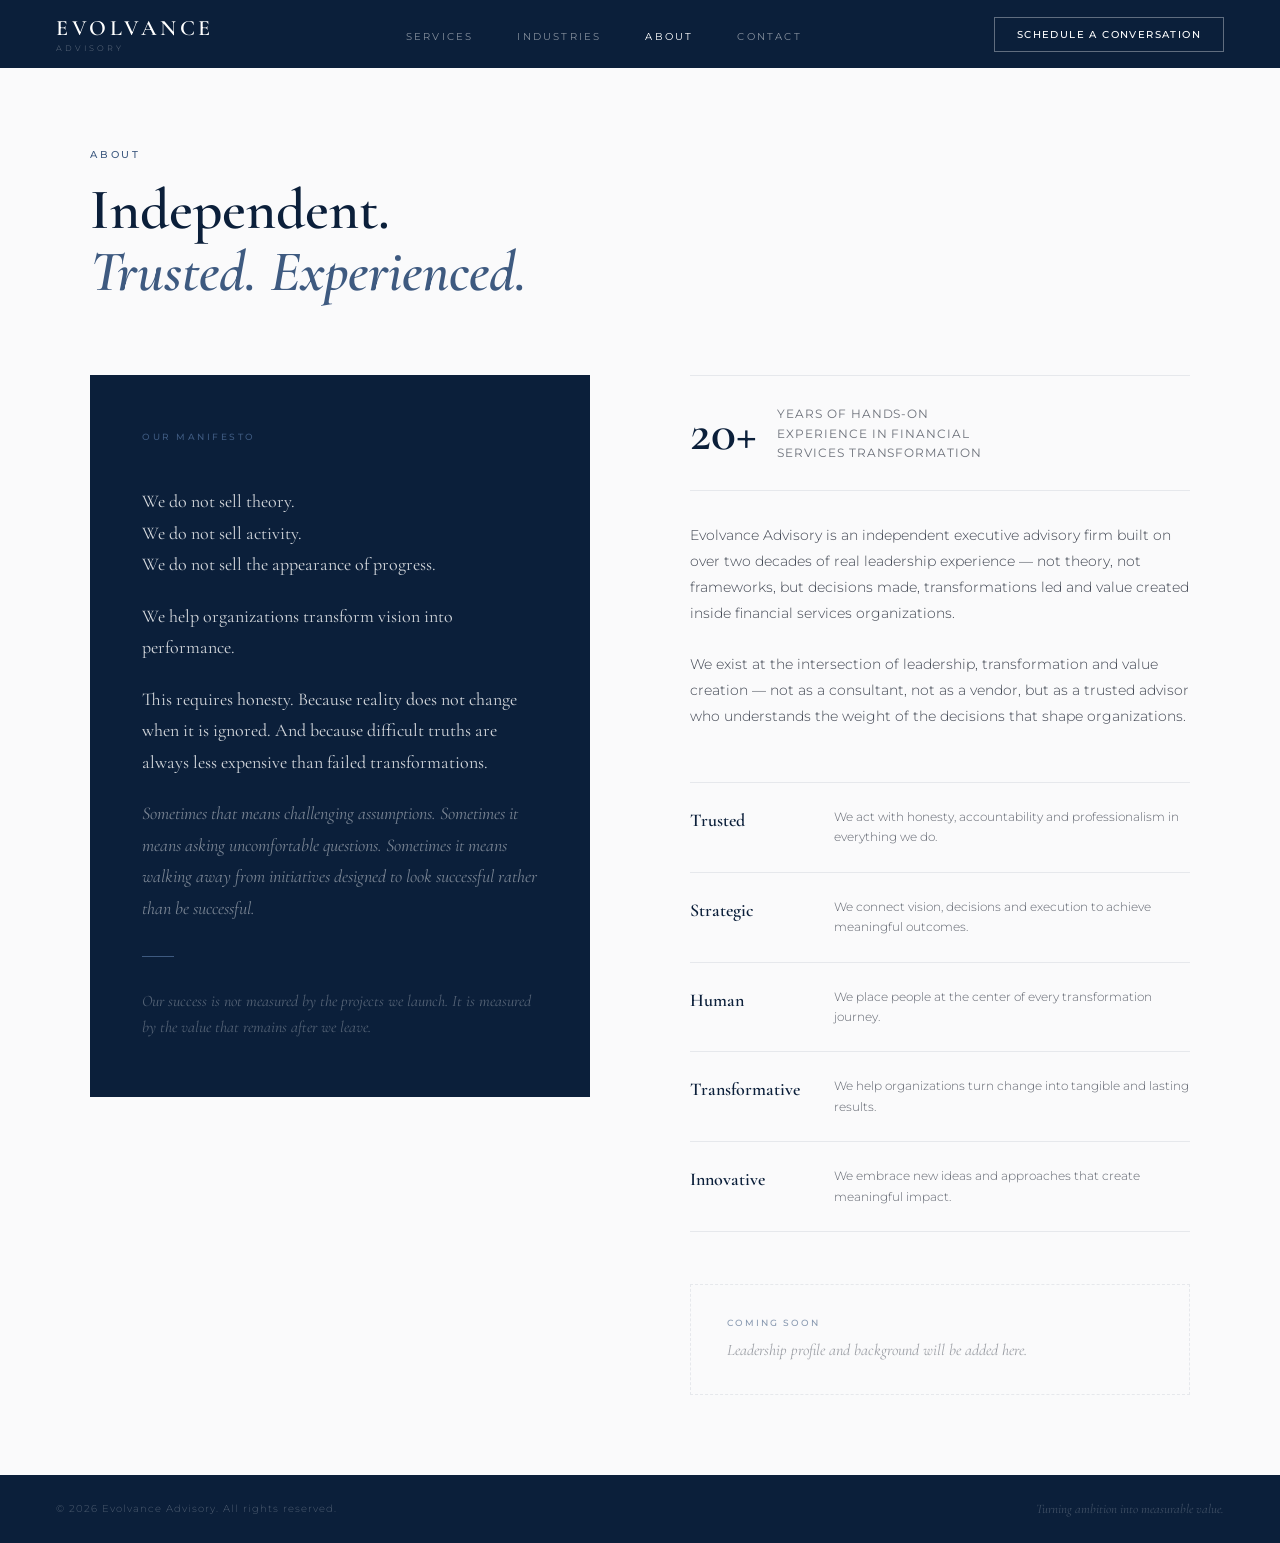
<file: about_updated.html>
<!DOCTYPE html>
<html lang="en">
<head>
  <meta charset="UTF-8" />
  <meta name="viewport" content="width=device-width, initial-scale=1.0" />
  <title>About — Evolvance Advisory</title>
  <link rel="preconnect" href="https://fonts.googleapis.com" />
  <link rel="preconnect" href="https://fonts.gstatic.com" crossorigin />
  <link href="https://fonts.googleapis.com/css2?family=Cormorant+Garamond:ital,wght@0,400;0,500;0,600;1,400;1,500&family=Montserrat:wght@300;400;500;600&display=swap" rel="stylesheet" />
  <link rel="stylesheet" href="../style.css" />
  <style>
    .about-grid {
      display: grid;
      grid-template-columns: 1fr 1fr;
      gap: 100px;
      margin-top: 72px;
    }

    /* Manifesto column */
    .about-manifesto {}
    .manifesto-block {
      background: var(--navy);
      padding: 56px 52px;
    }
    .manifesto-block-label {
      font-family: var(--sans);
      font-size: 9px;
      font-weight: 500;
      letter-spacing: 0.28em;
      text-transform: uppercase;
      color: var(--slate);
      display: block;
      margin-bottom: 44px;
    }
    .manifesto-block-text {
      font-family: var(--serif);
      font-size: 18px;
      line-height: 1.75;
      color: rgba(255,255,255,0.82);
    }
    .manifesto-block-text p { margin-bottom: 20px; }
    .manifesto-block-text p:last-child { margin-bottom: 0; }
    .manifesto-block-text em {
      font-style: italic;
      color: rgba(255,255,255,0.45);
    }
    .manifesto-rule {
      width: 32px;
      height: 1px;
      background: var(--slate);
      margin: 32px 0;
    }
    .manifesto-sig {
      font-family: var(--serif);
      font-style: italic;
      font-size: 16px;
      color: rgba(255,255,255,0.3);
      line-height: 1.6;
    }

    /* Values column */
    .about-values-col {}
    .experience-callout {
      display: flex;
      align-items: center;
      gap: 20px;
      padding: 28px 0;
      border-top: 1px solid var(--gray);
      border-bottom: 1px solid var(--gray);
      margin-bottom: 32px;
    }
    .experience-number {
      font-family: var(--serif);
      font-weight: 600;
      font-size: 52px;
      color: var(--navy);
      line-height: 1;
      flex-shrink: 0;
    }
    .experience-text {
      font-family: var(--sans);
      font-size: 12px;
      font-weight: 400;
      letter-spacing: 0.08em;
      text-transform: uppercase;
      color: var(--charcoal);
      opacity: 0.6;
      line-height: 1.6;
      max-width: 220px;
    }

    .about-intro {
      font-family: var(--sans);
      font-size: 14px;
      font-weight: 300;
      line-height: 1.85;
      color: var(--charcoal);
      opacity: 0.8;
      margin-bottom: 52px;
    }

    .values-list {}
    .value-item {
      padding: 24px 0;
      border-bottom: 1px solid var(--gray);
      display: grid;
      grid-template-columns: 120px 1fr;
      gap: 24px;
      align-items: start;
    }
    .value-item:first-child { border-top: 1px solid var(--gray); }
    .value-name {
      font-family: var(--serif);
      font-weight: 600;
      font-size: 18px;
      color: var(--navy);
      padding-top: 2px;
    }
    .value-desc {
      font-family: var(--sans);
      font-size: 12px;
      font-weight: 300;
      line-height: 1.7;
      color: var(--charcoal);
      opacity: 0.65;
    }

    .about-placeholder {
      margin-top: 52px;
      padding: 32px 36px;
      border: 1px dashed var(--gray);
      background: var(--offwhite);
    }
    .placeholder-label {
      font-family: var(--sans);
      font-size: 9px;
      font-weight: 500;
      letter-spacing: 0.22em;
      text-transform: uppercase;
      color: var(--slate);
      display: block;
      margin-bottom: 10px;
      opacity: 0.6;
    }
    .placeholder-text {
      font-family: var(--serif);
      font-style: italic;
      font-size: 16px;
      color: var(--charcoal);
      opacity: 0.4;
      line-height: 1.5;
    }

    @media (max-width: 900px) {
      .about-grid { grid-template-columns: 1fr; gap: 48px; }
      .value-item { grid-template-columns: 1fr; gap: 6px; }
    }
  </style>
</head>
<body>
  <nav>
    <a href="../index.html" class="nav-logo">
      <span class="nav-logo-primary">Evolvance</span>
      <span class="nav-logo-secondary">Advisory</span>
    </a>
    <ul class="nav-links">
      <li><a href="../services/index.html">Services</a></li>
      <li><a href="../industries/index.html">Industries</a></li>
      <li><a href="../about/index.html" class="active">About</a></li>
      <li><a href="../contact/index.html">Contact</a></li>
    </ul>
    <a href="../contact/index.html" class="nav-cta">Schedule a Conversation</a>
  </nav>

  <div class="page-wrap">
    <div class="container page-content">
      <span class="eyebrow">About</span>
      <h1 class="page-title">Independent.<br><em>Trusted. Experienced.</em></h1>

      <div class="about-grid">

        <!-- Manifesto -->
        <div class="about-manifesto">
          <div class="manifesto-block">
            <span class="manifesto-block-label">Our manifesto</span>
            <div class="manifesto-block-text">
              <p>We do not sell theory.<br>We do not sell activity.<br>We do not sell the appearance of progress.</p>
              <p>We help organizations transform vision into performance.</p>
              <p>This requires honesty. Because reality does not change when it is ignored. And because difficult truths are always less expensive than failed transformations.</p>
              <p><em>Sometimes that means challenging assumptions. Sometimes it means asking uncomfortable questions. Sometimes it means walking away from initiatives designed to look successful rather than be successful.</em></p>
            </div>
            <div class="manifesto-rule"></div>
            <p class="manifesto-sig">Our success is not measured by the projects we launch. It is measured by the value that remains after we leave.</p>
          </div>
        </div>

        <!-- Values -->
        <div class="about-values-col">
          <div class="experience-callout">
            <span class="experience-number">20+</span>
            <span class="experience-text">Years of hands-on experience in financial services transformation</span>
          </div>

          <p class="about-intro">Evolvance Advisory is an independent executive advisory firm built on over two decades of real leadership experience — not theory, not frameworks, but decisions made, transformations led and value created inside financial services organizations.<br><br>We exist at the intersection of leadership, transformation and value creation — not as a consultant, not as a vendor, but as a trusted advisor who understands the weight of the decisions that shape organizations.</p>

          <div class="values-list">
            <div class="value-item">
              <span class="value-name">Trusted</span>
              <span class="value-desc">We act with honesty, accountability and professionalism in everything we do.</span>
            </div>
            <div class="value-item">
              <span class="value-name">Strategic</span>
              <span class="value-desc">We connect vision, decisions and execution to achieve meaningful outcomes.</span>
            </div>
            <div class="value-item">
              <span class="value-name">Human</span>
              <span class="value-desc">We place people at the center of every transformation journey.</span>
            </div>
            <div class="value-item">
              <span class="value-name">Transformative</span>
              <span class="value-desc">We help organizations turn change into tangible and lasting results.</span>
            </div>
            <div class="value-item">
              <span class="value-name">Innovative</span>
              <span class="value-desc">We embrace new ideas and approaches that create meaningful impact.</span>
            </div>
          </div>

          <div class="about-placeholder">
            <span class="placeholder-label">Coming soon</span>
            <p class="placeholder-text">Leadership profile and background will be added here.</p>
          </div>
        </div>

      </div>
    </div>

    <footer>
      <span class="footer-copy">© 2026 Evolvance Advisory. All rights reserved.</span>
      <span class="footer-tagline">Turning ambition into measurable value.</span>
    </footer>
  </div>
</body>
</html>
</file>
<file: style.css>
@import url('https://fonts.googleapis.com/css2?family=Cormorant+Garamond:ital,wght@0,400;0,500;0,600;1,400;1,500&family=Montserrat:wght@300;400;500;600&display=swap');

*, *::before, *::after { box-sizing: border-box; margin: 0; padding: 0; }

:root {
  --navy:     #0B1F3A;
  --slate:    #3E5A80;
  --charcoal: #111827;
  --gray:     #E6E8EC;
  --offwhite: #FAFAFB;
  --white:    #FFFFFF;
  --serif:    'Cormorant Garamond', Georgia, serif;
  --sans:     'Montserrat', system-ui, sans-serif;
}

html, body {
  height: 100%;
  font-family: var(--sans);
  color: var(--charcoal);
  background: var(--offwhite);
  -webkit-font-smoothing: antialiased;
}

/* ── NAV ── */
nav {
  position: fixed;
  top: 0; left: 0; right: 0;
  z-index: 100;
  height: 68px;
  display: flex;
  align-items: center;
  justify-content: space-between;
  padding: 0 56px;
  background: var(--navy);
}

.nav-logo {
  display: flex;
  flex-direction: column;
  line-height: 1;
  text-decoration: none;
}
.nav-logo-primary {
  font-family: var(--serif);
  font-weight: 600;
  font-size: 22px;
  letter-spacing: 0.16em;
  color: var(--white);
  text-transform: uppercase;
}
.nav-logo-secondary {
  font-family: var(--sans);
  font-weight: 300;
  font-size: 8px;
  letter-spacing: 0.38em;
  color: rgba(255,255,255,0.38);
  text-transform: uppercase;
  margin-top: 5px;
}

.nav-links {
  display: flex;
  align-items: center;
  gap: 44px;
  list-style: none;
}
.nav-links a {
  font-family: var(--sans);
  font-size: 10px;
  font-weight: 400;
  letter-spacing: 0.22em;
  text-transform: uppercase;
  color: rgba(255,255,255,0.5);
  text-decoration: none;
  transition: color 0.2s;
}
.nav-links a:hover,
.nav-links a.active {
  color: var(--white);
}

.nav-cta {
  font-family: var(--sans);
  font-size: 10px;
  font-weight: 500;
  letter-spacing: 0.14em;
  text-transform: uppercase;
  color: var(--white);
  text-decoration: none;
  border: 1px solid rgba(255,255,255,0.35);
  padding: 10px 22px;
  transition: background 0.2s, border-color 0.2s;
}
.nav-cta:hover {
  background: rgba(255,255,255,0.1);
  border-color: rgba(255,255,255,0.65);
}

/* ── BUTTONS ── */
.btn-primary {
  display: inline-block;
  font-family: var(--sans);
  font-size: 10px;
  font-weight: 500;
  letter-spacing: 0.20em;
  text-transform: uppercase;
  color: var(--white);
  background: var(--navy);
  text-decoration: none;
  padding: 15px 36px;
  transition: background 0.2s;
}
.btn-primary:hover { background: var(--slate); }

.btn-light {
  display: inline-block;
  font-family: var(--sans);
  font-size: 10px;
  font-weight: 500;
  letter-spacing: 0.20em;
  text-transform: uppercase;
  color: var(--navy);
  background: var(--white);
  text-decoration: none;
  padding: 15px 36px;
  transition: background 0.2s;
}
.btn-light:hover { background: var(--gray); }

/* ── PAGE LAYOUT ── */
.page-wrap { min-height: 100vh; padding-top: 68px; }
.container { max-width: 1100px; margin: 0 auto; padding: 0 56px; }
.page-content { padding: 80px 0 80px; }

/* ── TYPOGRAPHY ── */
.eyebrow {
  font-family: var(--sans);
  font-size: 10px;
  font-weight: 500;
  letter-spacing: 0.28em;
  text-transform: uppercase;
  color: var(--slate);
  display: block;
  margin-bottom: 18px;
}
.page-title {
  font-family: var(--serif);
  font-weight: 600;
  font-size: clamp(38px, 4.5vw, 60px);
  line-height: 1.08;
  color: var(--navy);
  margin-bottom: 28px;
}
.page-title em { font-style: italic; color: var(--slate); }
.page-intro {
  font-family: var(--sans);
  font-size: 14px;
  font-weight: 300;
  line-height: 1.85;
  color: var(--charcoal);
  opacity: 0.75;
  max-width: 580px;
}

/* ── FOOTER ── */
footer {
  background: var(--navy);
  padding: 26px 56px;
  display: flex;
  align-items: center;
  justify-content: space-between;
}
.footer-copy {
  font-family: var(--sans);
  font-size: 10px;
  font-weight: 300;
  color: rgba(255,255,255,0.28);
  letter-spacing: 0.10em;
}
.footer-tagline {
  font-family: var(--serif);
  font-style: italic;
  font-size: 13px;
  color: rgba(255,255,255,0.22);
}

/* ── MOBILE ── */
@media (max-width: 768px) {
  nav { padding: 0 24px; }
  .container { padding: 0 24px; }
  .nav-links { display: none; }
  footer { padding: 22px 24px; flex-direction: column; gap: 10px; text-align: center; }
}
@media (prefers-reduced-motion: reduce) {
  * { transition: none !important; }
}
</file>
